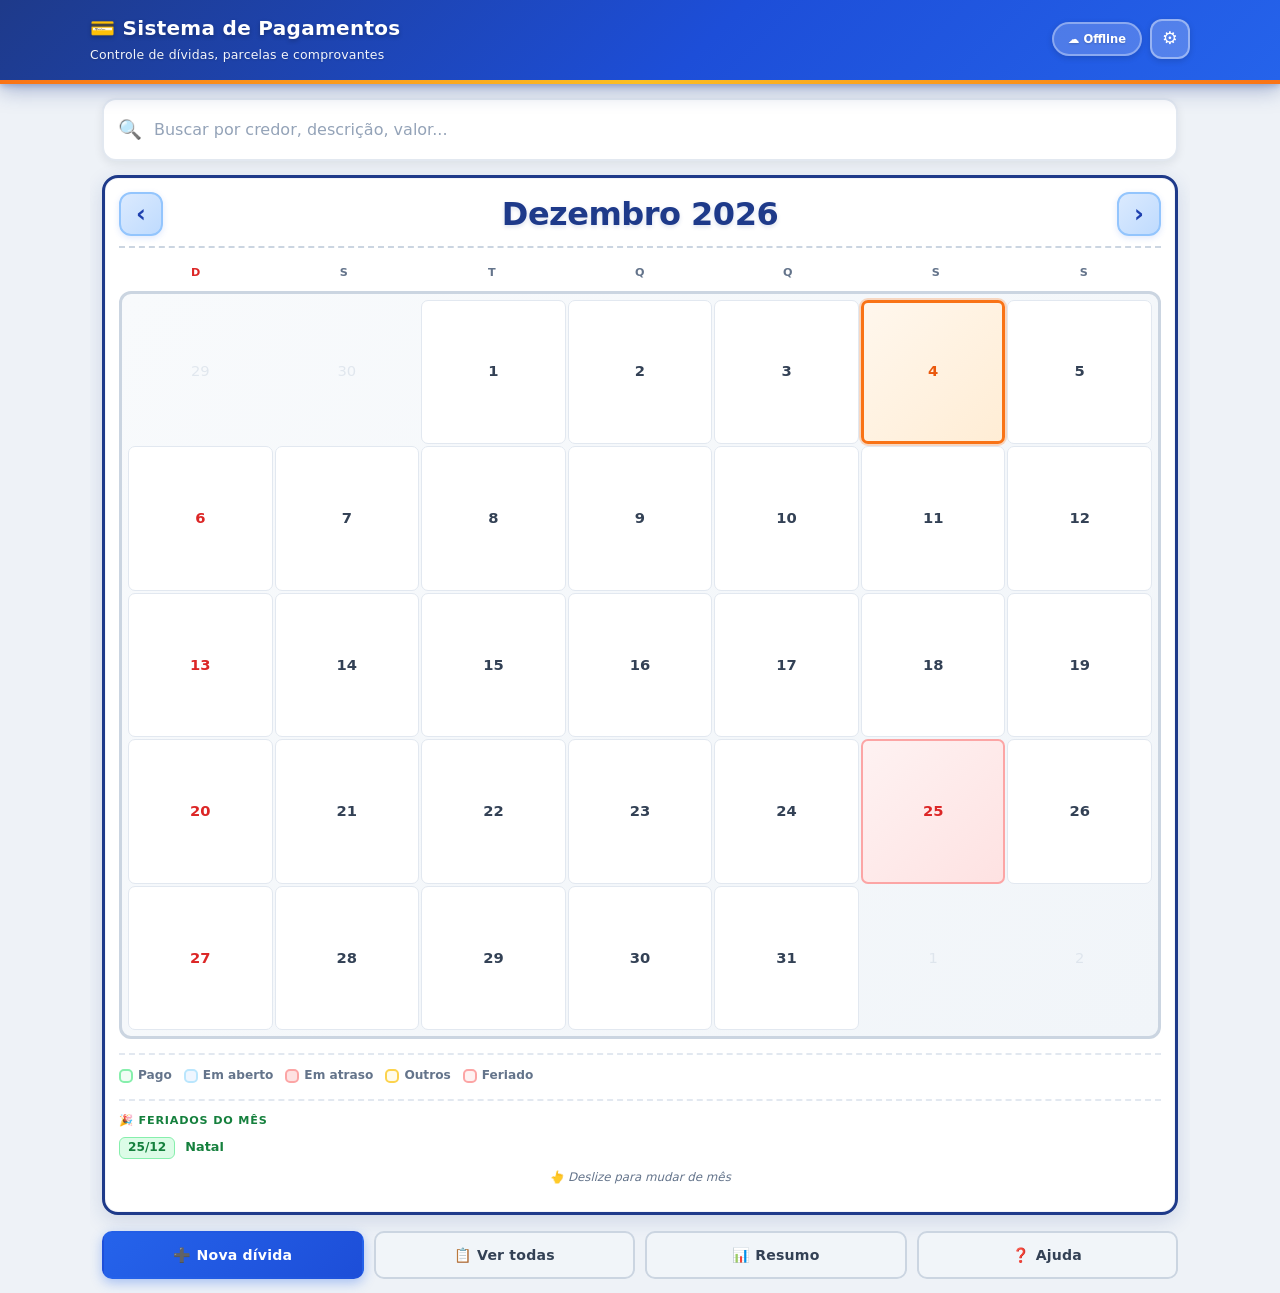
<file: index.html>
<!DOCTYPE html>
<html lang="pt-BR">
<head>
<meta charset="UTF-8">
<meta name="viewport" content="width=device-width, initial-scale=1, maximum-scale=1, viewport-fit=cover">
<meta name="theme-color" content="#2563eb">
<link rel="manifest" href="manifest.json">
<link rel="icon" type="image/svg+xml" href="icons/icon.svg">
<link rel="apple-touch-icon" href="icons/icon-192.png">
<meta name="apple-mobile-web-app-capable" content="yes">
<meta name="apple-mobile-web-app-status-bar-style" content="black-translucent">
<meta name="apple-mobile-web-app-title" content="Pagamentos">
<title>Sistema de Pagamentos</title>
<style>
  :root{
    --fundo:#eef2f7;--cartao:#fff;--texto:#0f172a;--suave:#64748b;--linha:#e2e8f0;
    --azul:#2563eb;--azul-esc:#1d4ed8;--azul-claro:#eff6ff;--azul-profundo:#1e3a8a;
    --verde:#16a34a;--verde-bg:#dcfce7;--verde-claro:#f0fdf4;--verde-forte:#15803d;
    --amarelo:#d97706;--amarelo-bg:#fef3c7;--amarelo-claro:#fffbeb;
    --vermelho:#dc2626;--vermelho-bg:#fee2e2;--vermelho-claro:#fef2f2;
    --laranja:#f97316;--laranja-esc:#ea580c;
    --info:#0284c7;--info-bg:#e0f2fe;
    --roxo:#7c3aed;--roxo-bg:#ede9fe;--roxo-esc:#5b21b6;
    --raio:12px;
  }
  *{box-sizing:border-box}
  html,body{overflow-x:hidden;width:100%;max-width:100%;margin:0;padding:0}
  body{font-family:system-ui,-apple-system,"Segoe UI",Roboto,Arial,sans-serif;
    background:var(--fundo);color:var(--texto);line-height:1.45;font-size:15px;
    -webkit-tap-highlight-color:transparent}
  button{font:inherit;cursor:pointer;border:none;background:none;color:inherit}

  header.topo{
    background:linear-gradient(135deg,#1e3a8a 0%,#1d4ed8 55%,#2563eb 100%);
    color:#fff;
    padding:14px 16px 16px;
    position:sticky;top:0;z-index:20;
    box-shadow:0 6px 20px rgba(30,58,138,.35),0 2px 6px rgba(30,58,138,.25);
    border-bottom:4px solid var(--laranja);
  }
  header.topo::after{
    content:'';position:absolute;left:0;right:0;bottom:-4px;height:4px;
    background:linear-gradient(90deg,var(--laranja),#fbbf24,var(--laranja));
  }
  header.topo .interno{max-width:1100px;margin:0 auto;display:flex;flex-wrap:wrap;gap:10px;
    align-items:center;justify-content:space-between}
  header.topo h1{margin:0;font-size:1.25rem;letter-spacing:.3px;font-weight:900;
    text-shadow:0 2px 4px rgba(0,0,0,.25);display:flex;align-items:center;gap:8px}
  header.topo p{margin:3px 0 0;font-size:.78rem;opacity:.95;font-weight:500;
    letter-spacing:.2px;text-shadow:0 1px 2px rgba(0,0,0,.15)}
  .topo-acoes{display:flex;gap:8px;align-items:center}
  .status-sync{font-size:.72rem;font-weight:800;background:rgba(255,255,255,.2);
    padding:7px 14px;border-radius:99px;color:#fff;border:2px solid rgba(255,255,255,.35);
    transition:.2s;white-space:nowrap;cursor:pointer;text-shadow:0 1px 2px rgba(0,0,0,.2);
    box-shadow:0 2px 6px rgba(0,0,0,.15)}
  .status-sync.ok{background:rgba(22,163,74,.55);border-color:rgba(134,239,172,.85)}
  .status-sync.erro{background:rgba(220,38,38,.55);border-color:rgba(252,165,165,.85)}
  .status-sync.carregando,.status-sync.salvando{background:rgba(234,88,12,.55);border-color:rgba(253,186,116,.85)}
  .status-sync.aviso{background:rgba(217,119,6,.55);border-color:rgba(252,211,77,.85)}
  .btn-gh{width:40px;height:40px;border-radius:12px;background:rgba(255,255,255,.22);
    border:2px solid rgba(255,255,255,.4);color:#fff;font-size:1.1rem;
    display:flex;align-items:center;justify-content:center;transition:.15s;
    box-shadow:0 2px 6px rgba(0,0,0,.15)}
  .btn-gh:hover{background:rgba(255,255,255,.35);transform:translateY(-1px)}

  .area{max-width:1100px;margin:0 auto;padding:14px 12px;width:100%;overflow-x:hidden}
  .tela{animation:surgir .18s ease-out;width:100%;box-sizing:border-box}
  @keyframes surgir{from{opacity:0;transform:translateY(6px)}to{opacity:1;transform:none}}
  .escondido{display:none !important}

  .btn-voltar{display:inline-flex;align-items:center;gap:10px;
    background:linear-gradient(135deg,#f97316,#ea580c);
    color:#fff;font-weight:800;font-size:.92rem;padding:12px 22px;border-radius:12px;
    box-shadow:0 4px 14px rgba(234,88,12,.45);
    transition:.18s;margin-bottom:14px;border:3px solid #fff;
    text-shadow:0 1px 2px rgba(0,0,0,.15);letter-spacing:.2px}
  .btn-voltar:hover{transform:translateY(-2px);box-shadow:0 8px 22px rgba(234,88,12,.55)}
  .btn-voltar:active{transform:translateY(0)}
  .btn-voltar::before{content:'←';font-size:1.3rem;font-weight:900;line-height:1;
    background:#fff;color:#ea580c;width:26px;height:26px;border-radius:50%;
    display:flex;align-items:center;justify-content:center}

  h2.titulo-tela{
    margin:0 0 16px;font-size:1.5rem;font-weight:900;
    display:flex;align-items:center;gap:12px;flex-wrap:wrap;
    color:#0f172a;letter-spacing:-.3px;
    padding-left:14px;position:relative;line-height:1.2}
  h2.titulo-tela::before{
    content:'';position:absolute;left:0;top:6px;bottom:6px;width:6px;
    background:linear-gradient(180deg,var(--azul),var(--azul-profundo));
    border-radius:4px;box-shadow:0 2px 6px rgba(37,99,235,.35);
  }
  .badge-hoje{background:linear-gradient(135deg,var(--laranja),var(--laranja-esc));color:#fff;
    font-size:.66rem;font-weight:900;padding:5px 12px;border-radius:99px;
    text-transform:uppercase;letter-spacing:1px;
    box-shadow:0 3px 8px rgba(234,88,12,.4)}

  .banner-hoje{background:linear-gradient(135deg,#fef3c7,#fed7aa);
    border-left:6px solid #f59e0b;
    border-radius:12px;padding:12px 14px;display:flex;gap:12px;align-items:center;
    margin-bottom:14px;box-shadow:0 3px 10px rgba(245,158,11,.25)}
  .banner-hoje .emoji{font-size:1.6rem;line-height:1;flex-shrink:0}
  .banner-hoje .texto{flex:1;min-width:0}
  .banner-hoje b{display:block;font-size:.95rem;color:#92400e;margin-bottom:3px;font-weight:800}
  .banner-hoje small{color:#78350f;font-size:.78rem;font-weight:600}

  .check-ocultar-hoje{display:flex;justify-content:center;margin:-6px 0 14px}
  .check-ocultar-hoje label{display:flex;align-items:center;gap:8px;
    font-size:.78rem;font-weight:700;color:var(--suave);cursor:pointer;
    background:#fff;border:2px solid var(--linha);border-radius:99px;
    padding:7px 14px;transition:.15s;user-select:none}
  .check-ocultar-hoje label:hover{border-color:var(--azul);color:var(--azul-esc)}
  .check-ocultar-hoje input{width:18px;height:18px;accent-color:var(--azul);
    cursor:pointer;margin:0;flex-shrink:0}

  .mini-tags{display:flex;gap:5px;flex-wrap:wrap;margin-top:3px;align-items:center}
  .mini-tags .tag-ico{font-size:.72rem;line-height:1;padding:1px 6px;border-radius:6px;
    font-weight:800;display:inline-flex;align-items:center;gap:3px;
    border:1px solid transparent}
  .mini-tags .tag-ico.link{background:#bbf7d0;color:#14532d;border-color:#4ade80}
  .mini-tags .tag-ico.pix{background:#ede9fe;color:#5b21b6;border-color:#c4b5fd}
  .mini-tags .tag-ico.comp{background:var(--verde-bg);color:#15803d;border-color:#86efac}

  .painel{display:grid;gap:10px;grid-template-columns:repeat(auto-fit,minmax(140px,1fr));margin-bottom:16px}
  .indicador{
    background:#fff;
    border:2px solid var(--linha);
    border-top:4px solid var(--azul);
    border-radius:var(--raio);
    padding:12px 14px;
    box-shadow:0 2px 6px rgba(15,23,42,.06);
    transition:.15s;
    position:relative}
  .indicador:hover{transform:translateY(-2px);box-shadow:0 6px 14px rgba(15,23,42,.1)}
  .indicador span{display:block;font-size:.66rem;text-transform:uppercase;letter-spacing:.8px;
    color:var(--suave);font-weight:800}
  .indicador strong{display:block;font-size:1.25rem;margin-top:5px;font-weight:900;letter-spacing:-.5px}
  .indicador.ok{border-top-color:var(--verde)}
  .indicador.erro{border-top-color:var(--vermelho)}
  .indicador.info{border-top-color:var(--info)}
  .indicador.roxo{border-top-color:var(--roxo)}
  .indicador.ok strong{color:var(--verde)}
  .indicador.erro strong{color:var(--vermelho)}
  .indicador.info strong{color:var(--info)}
  .indicador.roxo strong{color:var(--roxo)}

  .indicador.clicavel{cursor:pointer}
  .indicador.clicavel::after{
    content:'▾';position:absolute;top:8px;right:10px;
    font-size:.75rem;font-weight:900;color:var(--suave);opacity:.55;
    transition:.15s}
  .indicador.clicavel:hover{border-top-color:var(--laranja)}
  .indicador.clicavel:hover::after{opacity:1;color:var(--laranja-esc)}
  .indicador.clicavel.selecionado{
    border-top-color:var(--laranja);
    box-shadow:0 0 0 3px rgba(249,115,22,.28),0 6px 14px rgba(15,23,42,.1);
    background:linear-gradient(135deg,#fff7ed,#ffedd5)}
  .indicador.clicavel.selecionado::after{content:'▴';opacity:1;color:var(--laranja-esc)}

  .detalhe-indicador{
    background:#fff;
    border:2px solid var(--linha);
    border-left:6px solid var(--laranja);
    border-radius:var(--raio);
    padding:14px;
    margin-bottom:14px;
    box-shadow:0 4px 14px rgba(249,115,22,.12);
    animation:surgir .18s ease-out}
  .detalhe-cabecalho{
    display:flex;align-items:center;gap:10px;flex-wrap:wrap;
    margin-bottom:12px;padding-bottom:10px;
    border-bottom:2px dashed var(--linha)}
  .detalhe-cabecalho h3{
    margin:0;flex:1;min-width:0;
    font-size:.95rem;font-weight:900;color:#1e293b;
    display:flex;align-items:center;gap:8px}
  .detalhe-meta{
    font-size:.78rem;color:var(--suave);font-weight:600;
    display:flex;align-items:center;gap:4px;flex-wrap:wrap}
  .detalhe-meta b{color:var(--texto);font-weight:900}
  .detalhe-indicador .resultado-busca{margin-bottom:8px}
  .detalhe-indicador .resultado-busca:last-child{margin-bottom:0}

  .filtro-periodo{background:#fff;border:2px solid var(--linha);border-radius:var(--raio);
    padding:14px;margin-bottom:14px;box-shadow:0 2px 8px rgba(15,23,42,.06)}
  .filtro-periodo h3{margin:0 0 12px;font-size:1rem;font-weight:900;
    display:flex;align-items:center;gap:10px;color:#1e293b;
    padding-bottom:10px;border-bottom:2px dashed var(--linha)}
  .filtro-periodo h3::before{content:'';width:8px;height:8px;border-radius:50%;
    background:var(--azul);box-shadow:0 0 0 4px var(--azul-claro)}
  .filtro-linha{display:flex;flex-wrap:wrap;gap:8px;margin-bottom:10px}
  .btn-periodo{
    padding:8px 14px;border-radius:10px;font-weight:800;font-size:.8rem;
    background:#f1f5f9;color:#334155;transition:.15s;
    border:2px solid transparent;
    letter-spacing:.2px}
  .btn-periodo:hover{background:#e2e8f0;transform:translateY(-1px)}
  .btn-periodo.ativo{
    background:linear-gradient(135deg,var(--azul),var(--azul-esc));
    color:#fff;border-color:#fff;
    box-shadow:0 4px 12px rgba(37,99,235,.4);
    transform:translateY(-1px)}
  .filtro-personalizado{display:grid;gap:12px;grid-template-columns:repeat(auto-fit,minmax(150px,1fr));
    margin-top:10px;padding-top:14px;border-top:2px dashed var(--linha)}
  .periodo-descricao{display:inline-block;
    background:linear-gradient(135deg,#dbeafe,#bfdbfe);
    color:var(--azul-profundo);
    padding:7px 14px;border-radius:99px;font-size:.8rem;font-weight:800;margin-top:10px;
    border:2px solid #93c5fd;
    box-shadow:0 2px 6px rgba(37,99,235,.15)}

  .busca-cartao{
    background:#fff;
    border:2px solid var(--linha);
    border-radius:14px;
    padding:6px 14px;
    display:flex;align-items:center;gap:12px;
    margin-bottom:14px;
    box-shadow:0 3px 10px rgba(15,23,42,.08);
    transition:.15s}
  .busca-cartao:focus-within{
    border-color:var(--azul);
    box-shadow:0 0 0 4px rgba(37,99,235,.18),0 4px 14px rgba(37,99,235,.2)}
  .busca-icone{font-size:1.2rem;flex-shrink:0;opacity:.85}
  .busca-cartao input[type="search"]{border:none;background:transparent;flex:1;min-width:0;
    padding:12px 0;font-size:1rem;border-radius:0;width:auto;color:var(--texto);
    outline:none;font-weight:500}
  .busca-cartao input[type="search"]::placeholder{color:#94a3b8;font-weight:500}
  .busca-limpar{background:#e2e8f0;color:#475569;width:30px;height:30px;border-radius:50%;
    display:flex;align-items:center;justify-content:center;font-weight:800;font-size:.9rem;
    flex-shrink:0;transition:.15s}
  .busca-limpar:hover{background:#cbd5e1;color:#1e293b}

  .busca-info{font-size:.82rem;color:var(--suave);margin-bottom:10px;padding:0 4px;font-weight:600}
  .busca-info b{color:var(--texto);font-weight:800}
  .busca-vazio{background:#fff;border:2px dashed var(--linha);border-radius:var(--raio);
    padding:28px 14px;text-align:center;color:var(--suave);font-size:.9rem;font-weight:600}
  .resultado-busca{background:#fff;border:2px solid var(--linha);border-left:6px solid var(--azul);
    border-radius:var(--raio);padding:12px 14px;margin-bottom:10px;cursor:pointer;
    display:flex;justify-content:space-between;gap:10px;align-items:center;
    box-shadow:0 2px 6px rgba(15,23,42,.06);transition:.15s}
  .resultado-busca:hover{box-shadow:0 6px 16px rgba(37,99,235,.2);transform:translateY(-2px)}
  .resultado-busca.st-pago{border-left-color:var(--verde)}
  .resultado-busca.st-em_atraso{border-left-color:var(--vermelho)}
  .resultado-busca.st-outros{border-left-color:var(--amarelo)}
  .resultado-busca .info{min-width:0;flex:1}
  .resultado-busca .info b{display:block;font-size:.92rem;font-weight:800;
    white-space:nowrap;overflow:hidden;text-overflow:ellipsis}
  .resultado-busca .info small{display:block;color:var(--suave);font-size:.74rem;font-weight:500;
    white-space:nowrap;overflow:hidden;text-overflow:ellipsis}
  .resultado-busca .info .mini-tags{margin-top:4px}
  .resultado-busca .info .mini-tags .tag-ico{font-size:.65rem;padding:1px 6px}
  .resultado-busca .meta{display:flex;flex-direction:column;align-items:flex-end;gap:2px;flex-shrink:0}
  .resultado-busca .data{font-size:.74rem;color:var(--suave);font-weight:700}
  .resultado-busca .valor{font-size:1rem;font-weight:900;color:var(--azul);letter-spacing:-.3px}
  .resultado-busca.st-pago .valor{color:var(--verde)}
  .resultado-busca.st-em_atraso .valor{color:var(--vermelho)}
  .resultado-busca.st-outros .valor{color:var(--amarelo)}
  .resultado-busca .st-tag{font-size:.6rem;font-weight:900;padding:3px 8px;border-radius:99px;
    text-transform:uppercase;letter-spacing:.5px}
  .resultado-busca .st-tag.s-pago{background:var(--verde-bg);color:#15803d}
  .resultado-busca .st-tag.s-em_atraso{background:var(--vermelho-bg);color:#b91c1c}
  .resultado-busca .st-tag.s-em_aberto{background:var(--info-bg);color:#0369a1}
  .resultado-busca .st-tag.s-outros{background:var(--amarelo-bg);color:#92400e}

  .calendario-cartao{
    width:100%;max-width:100%;box-sizing:border-box;overflow:hidden;
    padding:14px;background:#fff;
    border:3px solid #1e3a8a;
    border-radius:16px;
    box-shadow:0 6px 20px rgba(30,58,138,.15),inset 0 0 0 1px rgba(30,58,138,.05);
  }
  .calendario-cabecalho{
    display:flex;align-items:center;justify-content:space-between;
    gap:8px;margin-bottom:14px;
    padding-bottom:10px;border-bottom:2px dashed #cbd5e1;
  }
  .calendario-cabecalho h3{
    flex:1;text-align:center;margin:0;
    font-size:2rem;font-weight:900;color:#1e3a8a;
    text-transform:capitalize;letter-spacing:-.5px;line-height:1.1;
    min-width:0;overflow:hidden;text-overflow:ellipsis;white-space:nowrap;
    text-shadow:0 2px 4px rgba(30,58,138,.15);
  }
  .nav-mes{
    flex:0 0 auto;width:44px;height:44px;border-radius:12px;
    background:linear-gradient(135deg,#dbeafe,#bfdbfe);
    border:2px solid #93c5fd;
    display:flex;align-items:center;justify-content:center;
    font-size:1.5rem;font-weight:900;color:#1e40af;
    transition:.15s;box-shadow:0 2px 6px rgba(37,99,235,.15)}
  .nav-mes:hover{background:linear-gradient(135deg,#bfdbfe,#93c5fd);
    border-color:#60a5fa;transform:translateY(-2px)}
  .nav-mes:active{transform:scale(.95)}

  .calendario-viewport{
    width:100%;max-width:100%;box-sizing:border-box;overflow:hidden;
    position:relative;touch-action:pan-y;user-select:none;-webkit-user-select:none}
  .calendario-slide{
    width:100%;max-width:100%;box-sizing:border-box;
    backface-visibility:hidden;-webkit-backface-visibility:hidden}

  .dias-semana{
    display:grid;grid-template-columns:repeat(7,minmax(0,1fr));
    gap:2px;width:100%;max-width:100%;box-sizing:border-box;
    padding:0 4px;margin-bottom:6px}
  .dias-semana span{
    text-align:center;font-size:.7rem;font-weight:900;color:var(--suave);
    text-transform:uppercase;letter-spacing:.5px;padding:3px 0;
    min-width:0;overflow:hidden;text-overflow:ellipsis;white-space:nowrap}
  .dias-semana span.dom{color:var(--vermelho)}

  .grade-calendario{
    display:grid;grid-template-columns:repeat(7,minmax(0,1fr));
    gap:2px;width:100%;max-width:100%;box-sizing:border-box;
    padding:6px;background:linear-gradient(135deg,#f8fafc,#f1f5f9);
    border:3px solid #cbd5e1;
    border-radius:12px;overflow:hidden}

  .dia{
    width:100%;min-width:0;max-width:100%;box-sizing:border-box;
    aspect-ratio:1 / 1;overflow:hidden;padding:0;
    border-radius:7px;
    border:1.5px solid #e2e8f0;
    background:#fff;
    display:flex;align-items:center;justify-content:center;
    cursor:pointer;font-weight:700;color:#334155;position:relative;
    transition:transform .12s ease, border-color .12s ease, box-shadow .12s ease}
  .dia .num{font-size:clamp(.68rem,2.8vw,.92rem);line-height:1;font-weight:800}
  .dia .qtd{
    position:absolute;top:1px;right:1px;
    background:var(--azul);color:#fff;
    font-size:.5rem;font-weight:800;
    min-width:12px;height:12px;border-radius:6px;
    display:flex;align-items:center;justify-content:center;
    padding:0 3px;line-height:1}
  .dia:hover{border-color:var(--azul);transform:scale(1.04);
    box-shadow:0 3px 8px rgba(37,99,235,.2);z-index:2}
  .dia:active{transform:scale(.97)}

  .dia.fora-mes{background:transparent;border-color:transparent;color:#cbd5e1;
    cursor:default;font-weight:500}
  .dia.fora-mes:hover{background:transparent;transform:none;box-shadow:none;border-color:transparent}
  .dia.fora-mes .num{font-weight:500;opacity:.5}
  .dia.fora-mes .qtd{display:none}

  .dia.hoje{
    border-color:var(--laranja);border-width:3px;
    background:linear-gradient(135deg,#fff7ed,#ffedd5);
    color:var(--laranja-esc);
    box-shadow:0 0 0 2px rgba(249,115,22,.25)}
  .dia.hoje .num{color:var(--laranja-esc);font-weight:900}

  .dia.dia-pago{background:linear-gradient(135deg,#f0fdf4,#dcfce7);border-color:#86efac;color:#166534}
  .dia.dia-pago .qtd{background:var(--verde)}
  .dia.dia-pago:hover{border-color:var(--verde)}
  .dia.dia-aberto{background:linear-gradient(135deg,#f0f9ff,#e0f2fe);border-color:#bae6fd;color:#1e40af}
  .dia.dia-aberto:hover{border-color:var(--azul)}
  .dia.dia-atraso{background:linear-gradient(135deg,#fef2f2,#fee2e2);border-color:#fca5a5;color:#991b1b}
  .dia.dia-atraso .qtd{background:var(--vermelho)}
  .dia.dia-atraso:hover{border-color:var(--vermelho)}
  .dia.dia-outros{background:linear-gradient(135deg,#fffbeb,#fef3c7);border-color:#fcd34d;color:#92400e}
  .dia.dia-outros .qtd{background:var(--amarelo)}

  .dia.domingo .num{color:var(--vermelho)}
  .dia.domingo.dia-pago .num{color:#166534}
  .dia.domingo.dia-aberto .num{color:#1e40af}

  .dia.dia-feriado{border-color:#fca5a5;border-width:2px}
  .dia.dia-feriado .num{color:var(--vermelho);font-weight:900}
  .dia.dia-feriado:not(.dia-pago):not(.dia-aberto):not(.dia-atraso):not(.dia-outros){
    background:linear-gradient(135deg,#fef2f2,#fee2e2);color:#991b1b}
  .dia.hoje.domingo .num,.dia.hoje.dia-feriado .num{color:var(--laranja-esc)}

  .legenda{display:flex;flex-wrap:wrap;gap:12px;margin-top:14px;padding-top:12px;
    border-top:2px dashed var(--linha);font-size:.76rem;color:var(--suave);font-weight:600}
  .legenda span{display:flex;align-items:center;gap:5px}
  .legenda i{width:14px;height:14px;border-radius:5px;display:inline-block;
    border:2px solid transparent}
  .legenda i.l-pago{background:var(--verde-claro);border-color:#86efac}
  .legenda i.l-aberto{background:var(--azul-claro);border-color:#bae6fd}
  .legenda i.l-atraso{background:var(--vermelho-bg);border-color:#fca5a5}
  .legenda i.l-outros{background:var(--amarelo-claro);border-color:#fcd34d}
  .legenda i.l-feriado{background:#fef2f2;border-color:#fca5a5;border-width:2px}

  .feriados-mes{margin-top:14px;padding-top:12px;
    border-top:2px dashed var(--linha);font-size:.8rem}
  .feriados-mes .titulo{font-size:.7rem;font-weight:900;text-transform:uppercase;
    letter-spacing:.8px;color:var(--verde-forte);margin-bottom:8px;
    display:flex;align-items:center;gap:6px}
  .feriados-mes ul{list-style:none;padding:0;margin:0;display:flex;flex-direction:column;gap:4px}
  .feriados-mes li{display:flex;gap:10px;align-items:baseline;color:var(--verde-forte);
    font-weight:700;line-height:1.3;font-size:.8rem;min-width:0}
  .feriados-mes li .data-f{font-variant-numeric:tabular-nums;min-width:48px;flex-shrink:0;
    font-size:.76rem;background:var(--verde-bg);color:var(--verde-forte);font-weight:900;
    padding:2px 8px;border-radius:6px;text-align:center;
    border:1px solid #86efac}
  .feriados-mes li .nome-f{font-weight:600;color:var(--verde-forte);
    white-space:nowrap;overflow:hidden;text-overflow:ellipsis;min-width:0}
  .feriados-mes .nenhum{color:var(--verde-forte);opacity:.75;font-style:italic;font-size:.78rem}
  .dica-swipe{text-align:center;font-size:.74rem;color:var(--suave);margin-top:10px;
    font-style:italic;font-weight:500}

  .vazio{text-align:center;color:var(--suave);padding:28px 12px;font-size:.9rem;background:#fff;
    border:2px dashed var(--linha);border-radius:var(--raio);font-weight:600}

  .item-venc{background:#fff;border:2px solid var(--linha);border-left:6px solid var(--azul);
    border-radius:var(--raio);margin-bottom:10px;overflow:hidden;
    box-shadow:0 2px 6px rgba(15,23,42,.06);transition:.15s}
  .item-venc:hover{box-shadow:0 4px 12px rgba(15,23,42,.1)}
  .item-venc.st-pago{border-left-color:var(--verde)}
  .item-venc.st-em_atraso{border-left-color:var(--vermelho)}
  .item-venc.st-outros{border-left-color:var(--amarelo)}
  .item-venc.aberto{box-shadow:0 6px 20px rgba(37,99,235,.22);border-color:#93c5fd}
  .item-resumo{display:flex;justify-content:space-between;align-items:center;gap:10px;
    padding:12px 14px;cursor:pointer;user-select:none}
  .item-resumo:hover{background:#f8fafc}
  .item-venc.aberto .item-resumo{background:linear-gradient(135deg,#f8fafc,#eff6ff);
    border-bottom:1px solid var(--linha)}
  .item-resumo .info-esq{display:flex;align-items:center;gap:10px;min-width:0;flex:1}
  .item-resumo .icone-tipo{width:38px;height:38px;border-radius:10px;background:var(--azul-claro);
    color:var(--azul);display:flex;align-items:center;justify-content:center;
    font-size:1.15rem;flex-shrink:0;border:1.5px solid #bfdbfe}
  .item-venc.st-pago .icone-tipo{background:var(--verde-bg);color:var(--verde);border-color:#86efac}
  .item-venc.st-em_atraso .icone-tipo{background:var(--vermelho-bg);color:var(--vermelho);border-color:#fca5a5}
  .item-venc.st-outros .icone-tipo{background:var(--amarelo-bg);color:var(--amarelo);border-color:#fcd34d}
  .item-resumo .texto-credencial{min-width:0;flex:1}
  .item-resumo .texto-credencial b{display:block;font-size:.95rem;font-weight:800;
    white-space:nowrap;overflow:hidden;text-overflow:ellipsis}
  .item-resumo .texto-credencial small{display:block;color:var(--suave);font-size:.74rem;font-weight:500;
    white-space:nowrap;overflow:hidden;text-overflow:ellipsis}
  .item-resumo .texto-credencial .mini-tags{display:flex;gap:5px;flex-wrap:wrap;margin-top:3px;align-items:center}
  .item-resumo .texto-credencial .mini-tags .tag-ico{font-size:.82rem;line-height:1;
    padding:1px 5px;border-radius:6px;font-weight:700;display:inline-flex;align-items:center;gap:3px}
  .item-resumo .texto-credencial .mini-tags .tag-ico.link{background:#bbf7d0;
    color:#14532d;border:1px solid #4ade80}
  .item-resumo .texto-credencial .mini-tags .tag-ico.pix{background:#ede9fe;
    color:#5b21b6;border:1px solid #c4b5fd}
  .item-resumo .texto-credencial .mini-tags .tag-ico.comp{background:var(--verde-bg);
    color:#15803d;border:1px solid #86efac}
  .item-resumo .valor-area{display:flex;align-items:center;gap:8px;flex-shrink:0}
  .item-resumo .valor-parcela{font-size:1.1rem;font-weight:900;color:var(--azul);
    white-space:nowrap;letter-spacing:-.3px}
  .item-venc.st-pago .valor-parcela{color:var(--verde)}
  .item-venc.st-em_atraso .valor-parcela{color:var(--vermelho)}
  .item-venc.st-outros .valor-parcela{color:var(--amarelo)}
  .item-resumo .seta{width:24px;height:24px;border-radius:50%;background:#f1f5f9;color:var(--suave);
    display:flex;align-items:center;justify-content:center;font-size:.8rem;font-weight:900;flex-shrink:0}
  .item-venc.aberto .seta{transform:rotate(180deg);background:var(--azul);color:#fff}
  .selo-status{display:inline-flex;align-items:center;gap:4px;font-size:.62rem;font-weight:900;
    padding:3px 8px;border-radius:99px;text-transform:uppercase;letter-spacing:.5px;margin-top:3px}
  .selo-status.s-pago{background:var(--verde-bg);color:#15803d;border:1px solid #86efac}
  .selo-status.s-em_atraso{background:var(--vermelho-bg);color:#b91c1c;border:1px solid #fca5a5}
  .selo-status.s-em_aberto{background:var(--info-bg);color:#0369a1;border:1px solid #bae6fd}
  .selo-status.s-outros{background:var(--amarelo-bg);color:#92400e;border:1px solid #fcd34d}
  .item-detalhes{padding:14px;background:#fdfdfd;overflow:hidden}
  .item-detalhes .linha-info{display:flex;flex-wrap:wrap;gap:12px;margin-bottom:12px;
    font-size:.82rem;color:#334155;font-weight:700}
  .item-detalhes .linha-info b{color:#0f172a;font-weight:900}
  .item-detalhes .controles{display:grid;gap:12px;grid-template-columns:repeat(auto-fit,minmax(160px,1fr))}
  .item-detalhes .controles label{display:flex;flex-direction:column;gap:5px;font-size:.78rem;
    font-weight:900;color:#0f172a;text-transform:uppercase;letter-spacing:.4px}
  .item-detalhes .controles label b{color:#0f172a;font-weight:900}
  .item-detalhes .controles label input,
  .item-detalhes .controles label select{font-weight:500;font-size:.88rem}
  .item-detalhes .controles .largura-total{grid-column:1 / -1}
  .acoes-detalhes{display:flex;justify-content:flex-end;gap:8px;margin-top:12px;padding-top:12px;
    border-top:2px dashed var(--linha);flex-wrap:wrap}
  .acoes-detalhes .btn-excluir{margin-right:auto}

  input,select,textarea{font:inherit;color:var(--texto);background:#fff;border:2px solid var(--linha);
    border-radius:8px;padding:9px 11px;outline:none;transition:.15s;width:100%;max-width:100%;min-width:0}
  input:focus,select:focus{border-color:var(--azul);box-shadow:0 0 0 3px rgba(37,99,235,.18)}
  input[readonly]{background:#f8fafc;color:var(--suave)}
  select.combo.st-pago{background:var(--verde-bg);border-color:#86efac;color:#15803d;font-weight:700}
  select.combo.st-em_atraso{background:var(--vermelho-bg);border-color:#fca5a5;color:#b91c1c;font-weight:700}
  select.combo.st-em_aberto{background:var(--info-bg);border-color:#bae6fd;color:#0369a1;font-weight:700}
  select.combo.st-outros{background:var(--amarelo-bg);border-color:#fcd34d;color:#92400e;font-weight:700}
  .linha-link{display:flex;gap:6px;align-items:flex-end}
  .linha-link input{flex:1;min-width:0}

  .btn-mini{font-size:.74rem;padding:7px 12px;border-radius:8px;background:#e2e8f0;color:#334155;
    border:1.5px solid transparent;font-weight:800;white-space:nowrap;
    display:inline-flex;align-items:center;gap:5px;transition:.15s}
  .btn-mini:hover{background:#cbd5e1;transform:translateY(-1px)}
  .btn-mini:disabled{opacity:.85;cursor:default}
  .btn-mini.azul{background:var(--azul);color:#fff}
  .btn-mini.azul:hover{background:var(--azul-esc);box-shadow:0 3px 8px rgba(37,99,235,.3)}
  .btn-mini.verde{background:var(--verde-bg);color:#15803d;border-color:#86efac}
  .btn-mini.verde:hover{background:#bbf7d0}
  .btn-mini.vermelho{background:var(--vermelho-bg);color:#b91c1c;border-color:#fca5a5}
  .btn-mini.vermelho:hover{background:#fecaca}
  .btn-mini.laranja{background:#ffedd5;color:#c2410c;border-color:#fdba74}
  .btn-mini.laranja:hover{background:#fed7aa}
  .btn-mini.cinza{background:#e2e8f0;color:#475569}
  .btn-mini.cinza:hover{background:#cbd5e1}
  .btn-mini.escondido{display:none}
  .btn-mini.grande{font-size:.82rem;padding:10px 16px}
  .btn-mini.salvar{background:linear-gradient(135deg,var(--azul),var(--azul-esc));color:#fff;
    box-shadow:0 2px 6px rgba(37,99,235,.3)}
  .btn-mini.salvar:hover:not(:disabled){box-shadow:0 4px 12px rgba(37,99,235,.45)}
  .btn-mini.salvar:disabled{background:#e2e8f0;color:#94a3b8;cursor:not-allowed;opacity:.7;
    box-shadow:none}

  .comprovante-linha{display:flex;align-items:center;gap:8px;flex-wrap:wrap;padding-top:8px;
    border-top:2px dashed var(--linha);margin-top:10px}
  .comprovante-linha small{font-size:.7rem;font-weight:800;color:var(--suave);
    text-transform:uppercase;letter-spacing:.5px}
  .comprovante-linha small b{color:var(--texto);font-weight:900}
  label.upload{display:inline-block;margin:0}

  .form-cartao{background:#fff;border:2px solid var(--linha);border-radius:var(--raio);
    padding:16px;width:100%;box-shadow:0 2px 8px rgba(15,23,42,.06)}

  .bloco-fixo{
    background:linear-gradient(135deg,#eff6ff,#dbeafe);
    border:2px solid #bfdbfe;
    border-left:6px solid var(--azul);
    border-radius:12px;
    padding:14px 16px;
    margin-bottom:14px;
    box-shadow:0 2px 8px rgba(37,99,235,.08)}
  .bloco-fixo .titulo-bloco{
    font-size:.78rem;font-weight:900;text-transform:uppercase;
    letter-spacing:.8px;color:var(--azul-profundo);
    margin-bottom:10px;display:flex;align-items:center;gap:8px}
  .bloco-fixo .titulo-bloco::before{
    content:'📋';font-size:1rem;line-height:1}
  .bloco-fixo .grade-form{gap:12px}

  fieldset{border:2px dashed var(--linha);border-radius:12px;padding:14px;margin:16px 0 0}
  legend{font-size:.82rem;font-weight:900;color:#334155;text-transform:uppercase;
    letter-spacing:.8px;padding:0 10px;background:#fff}
  .grade-form{display:grid;gap:12px;grid-template-columns:repeat(auto-fit,minmax(180px,1fr))}
  .campo{display:flex;flex-direction:column;gap:5px;font-size:.85rem;font-weight:900;
    color:#0f172a;letter-spacing:.2px}
  .campo input,.campo select{font-weight:500;color:var(--texto);font-size:.9rem}
  .campo .dica{font-weight:500;color:var(--suave);font-size:.7rem;margin-top:2px}

  .radios{display:flex;gap:14px;flex-wrap:wrap;margin-bottom:12px;font-size:.86rem}
  .radios label{display:flex;align-items:center;gap:6px;font-weight:700;cursor:pointer;color:var(--texto)}
  .radios input{width:auto}
  .check-indefinida{display:flex;align-items:flex-start;gap:12px;
    background:linear-gradient(135deg,#faf5ff,#f3e8ff);border:2px solid #d8b4fe;
    border-radius:12px;padding:12px 14px;margin-top:14px;cursor:pointer;transition:.15s}
  .check-indefinida:hover{border-color:#c084fc;box-shadow:0 2px 8px rgba(124,58,237,.15)}
  .check-indefinida input{width:22px;height:22px;margin:0;flex-shrink:0;accent-color:var(--roxo);
    cursor:pointer}
  .check-indefinida .conteudo{flex:1;min-width:0}
  .check-indefinida b{display:flex;align-items:center;gap:6px;font-size:.92rem;font-weight:900;
    color:var(--roxo-esc);margin-bottom:3px}
  .check-indefinida small{display:block;font-size:.74rem;color:#6b21a8;font-weight:600;line-height:1.4}
  .check-indefinida.ativo{background:linear-gradient(135deg,#f3e8ff,#e9d5ff);border-color:var(--roxo)}

  .bloco-periodicidade{background:var(--roxo-bg);border:2px solid #c4b5fd;border-radius:12px;
    padding:14px;margin-top:12px;display:grid;gap:12px;
    grid-template-columns:repeat(auto-fit,minmax(170px,1fr))}
  .bloco-periodicidade .campo{color:var(--roxo-esc)}
  .bloco-periodicidade select{background:#fff}

  .previa{background:var(--azul-claro);border:2px solid #bfdbfe;border-radius:10px;padding:12px 14px;
    margin-top:14px;font-size:.86rem;color:#1e40af;display:flex;align-items:center;
    gap:10px;flex-wrap:wrap;font-weight:600}
  .previa b{color:#1e3a8a;font-size:1rem;font-weight:900}
  .previa.infinito{background:linear-gradient(135deg,#faf5ff,#f3e8ff);border-color:#d8b4fe;
    color:var(--roxo-esc)}
  .previa.infinito b{color:var(--roxo-esc)}
  .previa .aviso-ajuste{background:#fef3c7;border:1px solid #fcd34d;border-radius:6px;
    padding:4px 10px;color:#92400e;font-size:.74rem;font-weight:700}

  .acoes-form{display:flex;gap:10px;flex-wrap:wrap;margin-top:20px;padding-top:16px;
    border-top:2px dashed var(--linha)}
  .btn{padding:12px 20px;border-radius:10px;font-weight:800;font-size:.88rem;
    display:inline-flex;align-items:center;gap:8px;transition:.15s;
    letter-spacing:.2px;border:2px solid transparent}
  .btn:hover{transform:translateY(-2px)}
  .btn:active{transform:translateY(0)}
  .btn:disabled{opacity:.5;cursor:not-allowed;transform:none}
  .btn-primario{background:linear-gradient(135deg,var(--azul),var(--azul-esc));color:#fff;
    box-shadow:0 4px 12px rgba(37,99,235,.35)}
  .btn-primario:hover{box-shadow:0 6px 18px rgba(37,99,235,.45)}
  .btn-neutro{background:#f1f5f9;color:#334155;border-color:#cbd5e1}
  .btn-neutro:hover{background:#e2e8f0}
  .btn-perigo{background:linear-gradient(135deg,#fee2e2,#fecaca);color:#b91c1c;border-color:#fca5a5}
  .btn-perigo:hover{background:#fecaca}

  .acoes-iniciais{margin-top:16px;display:flex;gap:10px;flex-wrap:wrap}
  .acoes-iniciais .btn{flex:1;min-width:150px;justify-content:center}

  .bloco-acoes{background:#fff;border:2px solid var(--linha);border-radius:var(--raio);
    padding:16px;margin-top:14px;box-shadow:0 2px 8px rgba(15,23,42,.06)}
  .bloco-acoes h3{margin:0 0 6px;font-size:1rem;font-weight:900;
    display:flex;align-items:center;gap:10px;color:#1e293b}
  .bloco-acoes h3::before{content:'';width:8px;height:8px;border-radius:50%;
    background:var(--azul);box-shadow:0 0 0 4px var(--azul-claro)}
  .bloco-acoes p.desc{margin:0 0 14px;font-size:.8rem;color:var(--suave);font-weight:500}
  .bloco-acoes .acoes{display:flex;gap:8px;flex-wrap:wrap}

  .config-status-cartao{border-radius:var(--raio);padding:14px 16px;margin-bottom:14px;
    display:flex;gap:14px;align-items:center;border:2px solid var(--linha);background:#fff;
    border-left:6px solid var(--suave);box-shadow:0 2px 8px rgba(15,23,42,.06)}
  .config-status-cartao.ok{border-color:#86efac;border-left-color:var(--verde);
    background:linear-gradient(135deg,#f0fdf4,#dcfce7)}
  .config-status-cartao.erro{border-color:#fca5a5;border-left-color:var(--vermelho);
    background:linear-gradient(135deg,#fef2f2,#fee2e2)}
  .config-status-cartao.aviso{border-color:#fcd34d;border-left-color:var(--amarelo);
    background:linear-gradient(135deg,#fffbeb,#fef3c7)}
  .config-status-cartao .emoji{font-size:1.6rem;line-height:1;flex-shrink:0}
  .config-status-cartao b{display:block;font-size:.95rem;font-weight:900;margin-bottom:3px}
  .config-status-cartao small{font-size:.78rem;color:var(--suave);display:block;font-weight:600}
  .config-status-cartao.ok b{color:#15803d}
  .config-status-cartao.erro b{color:#b91c1c}
  .config-status-cartao.aviso b{color:#92400e}

  .config-ajuda{background:linear-gradient(135deg,#f0f9ff,#e0f2fe);
    border:2px solid #bae6fd;border-left:6px solid var(--info);border-radius:12px;
    padding:14px 16px;font-size:.8rem;color:#075985;margin-top:14px;line-height:1.6;font-weight:500}
  .config-ajuda b{color:#0c4a6e;font-weight:900}
  .config-ajuda ol{margin:8px 0 0;padding-left:20px}
  .config-ajuda ol li{margin:4px 0}
  .config-ajuda code{background:#fff;border:1px solid #bae6fd;border-radius:5px;
    padding:2px 7px;font-family:ui-monospace,monospace;font-size:.74rem;
    color:#0369a1;font-weight:700;word-break:break-all}

  .diag-resultado{background:#f8fafc;border:2px solid var(--linha);border-radius:12px;
    padding:14px;margin-top:14px;font-size:.76rem;
    font-family:ui-monospace,monospace;color:#334155;
    white-space:pre-wrap;word-break:break-word;line-height:1.7;max-height:400px;
    overflow-y:auto;overflow-x:hidden}
  .diag-resultado b{font-family:system-ui;color:#1e293b;font-weight:900}
  .diag-resultado .ok{color:#15803d;font-weight:800;font-family:system-ui}
  .diag-resultado .erro{color:#b91c1c;font-weight:800;font-family:system-ui}
  .diag-resultado .aviso{color:#92400e;font-weight:800;font-family:system-ui}

  details.divida{background:#fff;border:2px solid var(--linha);border-radius:var(--raio);
    margin-bottom:12px;overflow:hidden;box-shadow:0 2px 6px rgba(15,23,42,.06)}
  details.divida.indefinida{border-color:#d8b4fe;border-left:6px solid var(--roxo)}
  details.divida>summary{list-style:none;cursor:pointer;padding:14px 16px;display:flex;
    justify-content:space-between;gap:10px;align-items:center;flex-wrap:wrap;background:#f8fafc;
    transition:.15s}
  details.divida>summary:hover{background:#f1f5f9}
  details.divida.indefinida>summary{background:linear-gradient(135deg,#faf5ff,#f3e8ff)}
  details.divida>summary::-webkit-details-marker{display:none}
  .titulo-divida{display:flex;flex-direction:column;gap:3px;
    flex:1 1 100%;min-width:0;max-width:100%}
  .titulo-divida .linha-credor{display:flex;align-items:center;gap:6px;flex-wrap:wrap;
    min-width:0;width:100%}
  .titulo-divida .linha-credor b{font-size:.95rem;font-weight:900;
    white-space:normal;overflow:visible;text-overflow:clip;word-break:break-word;
    min-width:0;flex:0 0 auto}
  .titulo-divida small{color:var(--suave);font-size:.74rem;font-weight:600;
    white-space:normal;overflow:visible;text-overflow:clip;word-break:break-word;
    display:flex;align-items:center;gap:6px;flex-wrap:wrap;min-width:0}
  .tag-periodicidade{display:inline-block;background:var(--roxo-bg);color:var(--roxo-esc);
    font-size:.64rem;font-weight:900;padding:3px 9px;border-radius:99px;
    text-transform:uppercase;letter-spacing:.5px;border:1px solid #c4b5fd;
    white-space:nowrap;flex-shrink:0}
  .tag-indefinida{display:inline-block;background:linear-gradient(135deg,var(--roxo),#a855f7);
    color:#fff;font-size:.64rem;font-weight:900;padding:3px 9px;border-radius:99px;
    text-transform:uppercase;letter-spacing:.5px;
    box-shadow:0 2px 6px rgba(124,58,237,.3);white-space:nowrap;flex-shrink:0}
  .resumo-divida{display:flex;gap:10px;font-size:.74rem;color:var(--suave);flex-wrap:wrap;
    font-weight:600;flex:0 1 auto;min-width:0;justify-content:flex-end}
  .resumo-divida b{color:var(--texto);font-weight:900}
  .tabela-area{overflow-x:auto;width:100%;-webkit-overflow-scrolling:touch}
  table{width:100%;border-collapse:collapse;font-size:.8rem;min-width:720px}
  th{text-align:left;font-size:.66rem;text-transform:uppercase;letter-spacing:.6px;
    color:var(--suave);padding:10px;background:#f1f5f9;border-bottom:2px solid var(--linha);
    font-weight:900}
  td{padding:9px 10px;border-bottom:1px solid #f1f5f9;vertical-align:middle}
  td b{color:var(--texto);font-weight:900}
  tr.st-pago{background:var(--verde-claro)}
  tr.st-em_atraso{background:var(--vermelho-claro)}
  tr.st-outros{background:var(--amarelo-claro)}
  td input,td select{padding:6px 8px;font-size:.78rem;border-radius:6px}
  .col-num{font-weight:900;color:var(--suave);text-align:center;width:58px;vertical-align:middle}
  .col-num .mini-tags{justify-content:center;margin-top:4px;gap:3px}
  .col-num .mini-tags .tag-ico{font-size:.58rem;padding:1px 4px;gap:2px}
  .rodape-divida{padding:12px 14px;display:flex;justify-content:flex-end;gap:8px;flex-wrap:wrap;
    background:#f8fafc;border-top:2px solid var(--linha)}
  .btn-acao-divida{font-size:.78rem;padding:8px 14px;border-radius:8px;font-weight:800;
    display:inline-flex;align-items:center;gap:6px;transition:.15s;border:2px solid transparent}
  .btn-acao-divida:hover{transform:translateY(-1px)}
  .btn-acao-divida.editar{background:#ffedd5;color:#c2410c;border-color:#fdba74}
  .btn-acao-divida.editar:hover{background:#fed7aa}
  .btn-acao-divida.excluir{background:var(--vermelho-bg);color:#b91c1c;border-color:#fca5a5}
  .btn-acao-divida.excluir:hover{background:#fecaca}

  .modal-fundo{position:fixed;top:0;left:0;right:0;bottom:0;width:100%;height:100%;
    background:rgba(15,23,42,.75);display:flex;align-items:center;justify-content:center;
    padding:16px;z-index:999999;backdrop-filter:blur(2px)}
  .modal-caixa{background:#fff;border-radius:16px;max-width:560px;width:100%;max-height:90vh;
    overflow-y:auto;padding:22px;
    box-shadow:0 24px 60px rgba(0,0,0,.4),0 0 0 1px rgba(15,23,42,.05)}
  .modal-caixa h3{margin:0 0 14px;font-size:1.15rem;font-weight:900;
    display:flex;align-items:center;gap:12px;padding-bottom:12px;
    border-bottom:2px dashed var(--linha);color:#0f172a}
  .modal-caixa h3 .emoji{font-size:1.6rem;line-height:1;
    background:linear-gradient(135deg,var(--azul-claro),#dbeafe);
    width:44px;height:44px;border-radius:12px;
    display:flex;align-items:center;justify-content:center;
    box-shadow:0 2px 8px rgba(37,99,235,.15)}
  .modal-caixa p{margin:10px 0;font-size:.88rem;color:var(--texto);font-weight:500}
  .modal-caixa textarea{width:100%;min-height:120px;font-family:ui-monospace,monospace;
    font-size:.72rem;resize:vertical;margin-top:8px}
  .modal-acoes{display:flex;gap:10px;flex-wrap:wrap;margin-top:18px;justify-content:flex-end}
  .btn-modal{padding:11px 18px;border-radius:10px;font-weight:800;font-size:.84rem;
    display:inline-flex;align-items:center;gap:7px;transition:.15s;border:2px solid transparent}
  .btn-modal:hover{transform:translateY(-1px)}
  .btn-modal.primario{background:linear-gradient(135deg,var(--azul),var(--azul-esc));color:#fff;
    box-shadow:0 3px 10px rgba(37,99,235,.3)}
  .btn-modal.primario:hover{box-shadow:0 5px 14px rgba(37,99,235,.45)}
  .btn-modal.neutro{background:#f1f5f9;color:#334155;border-color:#cbd5e1}
  .btn-modal.neutro:hover{background:#e2e8f0}
  .btn-modal.sucesso{background:linear-gradient(135deg,var(--verde),#15803d);color:#fff;
    box-shadow:0 3px 10px rgba(22,163,74,.3)}
  .btn-modal.whats{background:linear-gradient(135deg,#25D366,#128C7E);color:#fff;
    box-shadow:0 3px 10px rgba(37,211,102,.35)}
  .btn-modal.whats:hover{box-shadow:0 5px 14px rgba(37,211,102,.5)}

  #comprovantePreview{margin:6px 0 12px;text-align:center;max-height:60vh;overflow:auto;
    background:#f8fafc;border:2px dashed var(--linha);border-radius:12px;padding:10px}
  #comprovantePreview img{max-width:100%;max-height:56vh;border-radius:10px;
    border:2px solid var(--linha);display:inline-block}
  #comprovantePreview embed{width:100%;height:56vh;border-radius:10px;
    border:2px solid var(--linha)}

  #textoEscopo{background:#f8fafc;border-left:5px solid var(--azul);border-radius:8px;
    padding:12px 14px;font-size:.86rem;color:var(--texto);line-height:1.6;margin:12px 0 4px;
    font-weight:500}
  #textoEscopo b{color:var(--azul-esc);font-weight:900}
  .linha-mudanca{display:flex;align-items:flex-start;gap:10px;padding:7px 0;
    border-bottom:1px dashed #e2e8f0}
  .linha-mudanca:last-child{border-bottom:none}
  .linha-mudanca .campo-nome{font-weight:900;color:var(--azul-esc);min-width:80px;
    flex-shrink:0;font-size:.8rem;text-transform:uppercase;letter-spacing:.3px}
  .linha-mudanca .valor-mudanca{color:var(--texto);word-break:break-word;font-size:.84rem;font-weight:600}
  .opcoes-escopo{display:flex;flex-direction:column;gap:10px;margin-top:16px}
  .opcao-escopo{display:flex;align-items:flex-start;gap:14px;background:#f8fafc;
    border:2px solid #e2e8f0;border-radius:12px;padding:13px 15px;text-align:left;
    cursor:pointer;width:100%;transition:.15s;font-weight:600}
  .opcao-escopo:hover{background:linear-gradient(135deg,#eff6ff,#dbeafe);
    border-color:#93c5fd;transform:translateY(-2px);
    box-shadow:0 6px 16px rgba(37,99,235,.15)}
  .opcao-escopo:active{transform:translateY(0)}
  .opcao-escopo .icone{font-size:1.4rem;line-height:1;flex-shrink:0;width:30px;
    text-align:center;background:#fff;border-radius:8px;padding:4px;
    box-shadow:0 1px 3px rgba(15,23,42,.08)}
  .opcao-escopo .info{flex:1;min-width:0}
  .opcao-escopo .info b{display:block;color:var(--texto);font-size:.9rem;
    font-weight:900;margin-bottom:3px}
  .opcao-escopo .info small{display:block;color:var(--suave);font-size:.76rem;font-weight:500}
  .opcao-escopo.cancelar{background:#fff;border-color:#fee2e2}
  .opcao-escopo.cancelar:hover{background:#fef2f2;border-color:#fca5a5;
    box-shadow:0 6px 16px rgba(220,38,38,.15)}
  .opcao-escopo.cancelar .info b{color:#b91c1c}
  .opcao-escopo.perigo{background:#fff;border-color:#fee2e2}
  .opcao-escopo.perigo:hover{background:#fef2f2;border-color:#fca5a5;
    box-shadow:0 6px 16px rgba(220,38,38,.15)}

  /* =========================================================
     NAVEGAÇÃO POR DIA + BOTÃO NOVA DÍVIDA
     ========================================================= */
  .nav-dia{
    display:flex;
    align-items:center;
    gap:10px;
    margin-bottom:10px;
  }
  .nav-dia h2.titulo-tela{
    margin:0;
    flex:1;
    min-width:0;
    text-align:center;
    justify-content:center;
    font-size:1.15rem;
    padding-left:0;
    flex-wrap:wrap;
  }
  .nav-dia h2.titulo-tela::before{ display:none; }

  .nav-dia-btn{
    flex:0 0 auto;
    width:46px;
    height:46px;
    border-radius:12px;
    background:linear-gradient(135deg,#dbeafe,#bfdbfe);
    border:2px solid #93c5fd;
    display:flex;
    align-items:center;
    justify-content:center;
    font-size:1.6rem;
    font-weight:900;
    color:#1e40af;
    transition:.15s;
    box-shadow:0 2px 6px rgba(37,99,235,.15);
    line-height:1;
    padding-bottom:3px;
  }
  .nav-dia-btn:hover{
    background:linear-gradient(135deg,#bfdbfe,#93c5fd);
    border-color:#60a5fa;
    transform:translateY(-2px);
  }
  .nav-dia-btn:active{ transform:scale(.95); }

  .barra-dia{
    display:flex;
    gap:8px;
    margin-bottom:14px;
  }
  .barra-dia .btn{
    flex:1;
    justify-content:center;
    padding:11px 16px;
    font-size:.86rem;
  }

  #listaDia{ touch-action: pan-y; will-change: transform, opacity; }

  .ajuda-cartao{
    background:#fff;
    border:2px solid var(--linha);
    border-radius:var(--raio);
    padding:16px;
    margin-bottom:14px;
    box-shadow:0 2px 8px rgba(15,23,42,.06);
  }
  .ajuda-intro{
    background:linear-gradient(135deg,#eff6ff,#dbeafe);
    border:2px solid #bfdbfe;
    border-left:6px solid var(--azul);
    border-radius:var(--raio);
    padding:14px 16px;
    margin-bottom:16px;
    font-size:.88rem;
    line-height:1.65;
    color:#1e3a8a;
    font-weight:500;
  }
  .ajuda-intro b{color:var(--azul-profundo);font-weight:900}
  details.ajuda-secao{
    background:#fff;
    border:2px solid var(--linha);
    border-radius:var(--raio);
    margin-bottom:12px;
    overflow:hidden;
    box-shadow:0 2px 6px rgba(15,23,42,.06);
    scroll-margin-top:90px;
  }
  details.ajuda-secao[open]{
    border-color:#93c5fd;
    box-shadow:0 4px 16px rgba(37,99,235,.12);
  }
  details.ajuda-secao>summary{
    list-style:none;
    cursor:pointer;
    padding:14px 16px;
    display:flex;
    align-items:center;
    gap:12px;
    background:#f8fafc;
    transition:.15s;
    font-weight:900;
    font-size:.95rem;
    color:#0f172a;
  }
  details.ajuda-secao>summary:hover{background:#f1f5f9}
  details.ajuda-secao[open]>summary{
    background:linear-gradient(135deg,#eff6ff,#dbeafe);
    border-bottom:2px dashed var(--linha);
    color:var(--azul-profundo);
  }
  details.ajuda-secao>summary::-webkit-details-marker{display:none}
  details.ajuda-secao>summary::after{
    content:'▾';
    font-size:1rem;
    font-weight:900;
    color:var(--suave);
    transition:.2s;
    margin-left:auto;
  }
  details.ajuda-secao[open]>summary::after{
    content:'▴';
    color:var(--azul);
  }
  details.ajuda-secao>summary .emoji-secao{
    font-size:1.3rem;
    line-height:1;
    flex-shrink:0;
    width:36px;
    height:36px;
    border-radius:10px;
    background:#fff;
    display:flex;
    align-items:center;
    justify-content:center;
    box-shadow:0 1px 3px rgba(15,23,42,.1);
  }
  .ajuda-conteudo{
    padding:16px;
    font-size:.86rem;
    line-height:1.7;
    color:#334155;
  }
  .ajuda-conteudo p{margin:0 0 12px}
  .ajuda-conteudo p:last-child{margin-bottom:0}
  .ajuda-conteudo b{color:#0f172a;font-weight:900}
  .ajuda-conteudo code{
    background:#f1f5f9;
    border:1px solid #e2e8f0;
    border-radius:5px;
    padding:2px 7px;
    font-family:ui-monospace,monospace;
    font-size:.78rem;
    color:#0369a1;
    font-weight:700;
    word-break:break-word;
  }
  .ajuda-conteudo ol,.ajuda-conteudo ul{margin:10px 0;padding-left:22px}
  .ajuda-conteudo li{margin:6px 0}
  .ajuda-conteudo h4{
    margin:18px 0 8px;
    font-size:.86rem;
    font-weight:900;
    color:var(--azul-profundo);
    text-transform:uppercase;
    letter-spacing:.6px;
    display:flex;
    align-items:center;
    gap:8px;
  }
  .ajuda-conteudo h4:first-child{margin-top:0}
  .ajuda-passo{
    background:linear-gradient(135deg,#f8fafc,#f1f5f9);
    border:2px solid var(--linha);
    border-left:5px solid var(--azul);
    border-radius:10px;
    padding:12px 14px;
    margin:10px 0;
    display:flex;
    gap:12px;
    align-items:flex-start;
  }
  .ajuda-passo .num-passo{
    background:linear-gradient(135deg,var(--azul),var(--azul-esc));
    color:#fff;
    font-size:.8rem;
    font-weight:900;
    width:28px;
    height:28px;
    border-radius:50%;
    display:flex;
    align-items:center;
    justify-content:center;
    flex-shrink:0;
    box-shadow:0 2px 6px rgba(37,99,235,.35);
  }
  .ajuda-passo .texto-passo{flex:1;min-width:0}
  .ajuda-passo .texto-passo b{display:block;font-size:.88rem;font-weight:900;color:var(--texto);margin-bottom:3px}
  .ajuda-passo .texto-passo small{display:block;color:var(--suave);font-size:.78rem;font-weight:500;line-height:1.5}
  .ajuda-dica{
    background:linear-gradient(135deg,#f0fdf4,#dcfce7);
    border:2px solid #86efac;
    border-left:5px solid var(--verde);
    border-radius:10px;
    padding:11px 14px;
    margin:12px 0;
    font-size:.82rem;
    color:#14532d;
    font-weight:600;
    line-height:1.6;
    display:flex;
    gap:10px;
    align-items:flex-start;
  }
  .ajuda-dica::before{
    content:'💡';
    font-size:1.1rem;
    line-height:1;
    flex-shrink:0;
  }
  .ajuda-dica b{color:#15803d;font-weight:900}
  .ajuda-aviso{
    background:linear-gradient(135deg,#fffbeb,#fef3c7);
    border:2px solid #fcd34d;
    border-left:5px solid var(--amarelo);
    border-radius:10px;
    padding:11px 14px;
    margin:12px 0;
    font-size:.82rem;
    color:#78350f;
    font-weight:600;
    line-height:1.6;
    display:flex;
    gap:10px;
    align-items:flex-start;
  }
  .ajuda-aviso::before{
    content:'⚠️';
    font-size:1.1rem;
    line-height:1;
    flex-shrink:0;
  }
  .ajuda-aviso b{color:#92400e;font-weight:900}
  .ajuda-perigo{
    background:linear-gradient(135deg,#fef2f2,#fee2e2);
    border:2px solid #fca5a5;
    border-left:5px solid var(--vermelho);
    border-radius:10px;
    padding:11px 14px;
    margin:12px 0;
    font-size:.82rem;
    color:#7f1d1d;
    font-weight:600;
    line-height:1.6;
    display:flex;
    gap:10px;
    align-items:flex-start;
  }
  .ajuda-perigo::before{
    content:'🛑';
    font-size:1.1rem;
    line-height:1;
    flex-shrink:0;
  }
  .ajuda-perigo b{color:#b91c1c;font-weight:900}
  .ajuda-info{
    background:linear-gradient(135deg,#f0f9ff,#e0f2fe);
    border:2px solid #bae6fd;
    border-left:5px solid var(--info);
    border-radius:10px;
    padding:11px 14px;
    margin:12px 0;
    font-size:.82rem;
    color:#075985;
    font-weight:600;
    line-height:1.6;
    display:flex;
    gap:10px;
    align-items:flex-start;
  }
  .ajuda-info::before{
    content:'ℹ️';
    font-size:1.1rem;
    line-height:1;
    flex-shrink:0;
  }
  .ajuda-info b{color:#0c4a6e;font-weight:900}
  .ajuda-legenda-cores{
    display:flex;
    flex-wrap:wrap;
    gap:10px;
    margin:12px 0;
  }
  .ajuda-cor{
    display:flex;
    align-items:center;
    gap:8px;
    font-size:.78rem;
    font-weight:700;
    background:#f8fafc;
    border:1.5px solid var(--linha);
    border-radius:8px;
    padding:6px 12px;
  }
  .ajuda-cor i{
    width:14px;
    height:14px;
    border-radius:4px;
    display:inline-block;
    border:2px solid transparent;
  }
  .ajuda-tabela{
    width:100%;
    border-collapse:collapse;
    font-size:.8rem;
    margin:12px 0;
    border:2px solid var(--linha);
    border-radius:8px;
    overflow:hidden;
  }
  .ajuda-tabela th{
    background:#f1f5f9;
    text-align:left;
    padding:9px 12px;
    font-size:.7rem;
    text-transform:uppercase;
    letter-spacing:.5px;
    font-weight:900;
    color:var(--suave);
    border-bottom:2px solid var(--linha);
  }
  .ajuda-tabela td{
    padding:9px 12px;
    border-bottom:1px solid #f1f5f9;
    vertical-align:top;
    color:#334155;
  }
  .ajuda-tabela tr:last-child td{border-bottom:none}
  .ajuda-tabela td b{color:var(--texto);font-weight:900}
  .ajuda-tabela code{font-size:.72rem}

  @media (max-width:520px){
    header.topo h1{font-size:1.05rem}
    .calendario-cabecalho h3{font-size:1.6rem}
    .calendario-cartao{padding:12px;border-width:3px}
    .grade-calendario{padding:4px;border-width:3px}
    .nav-mes{width:40px;height:40px;font-size:1.3rem}
    .status-sync{font-size:.62rem;padding:5px 9px}
    .btn-gh{width:36px;height:36px;font-size:.95rem}
    .btn-voltar{padding:11px 16px;font-size:.84rem}
    h2.titulo-tela{font-size:1.25rem}
    .item-resumo{padding:11px 12px}
    .item-resumo .icone-tipo{width:34px;height:34px;font-size:1rem}
    .item-resumo .texto-credencial b{font-size:.88rem}
    .item-resumo .valor-parcela{font-size:1rem}
    .acoes-iniciais .btn{min-width:130px;font-size:.8rem;padding:11px 14px}
    .nav-dia{ gap:8px; }
    .nav-dia h2.titulo-tela{ font-size:1rem; }
    .nav-dia-btn{ width:42px; height:42px; font-size:1.4rem; }
    .barra-dia .btn{ font-size:.82rem; padding:10px 14px; }
    .ajuda-conteudo{padding:14px;font-size:.82rem}
    details.ajuda-secao>summary{font-size:.88rem;padding:12px 14px}
    details.ajuda-secao>summary .emoji-secao{width:32px;height:32px;font-size:1.1rem}
    .ajuda-tabela{font-size:.74rem}
    .ajuda-tabela th,.ajuda-tabela td{padding:7px 9px}
  }
  @media (max-width:380px){
    .area{padding:10px}
    .calendario-cabecalho h3{font-size:1.35rem}
    .calendario-cartao{padding:10px}
    .grade-calendario{gap:1.5px;padding:3px;border-width:3px}
    .dias-semana{gap:1.5px;padding:0 3px}
    .dias-semana span{font-size:.56rem}
    .dia .num{font-size:.7rem}
    .dia .qtd{font-size:.46rem;min-width:11px;height:11px}
    header.topo h1{font-size:.95rem}
    h2.titulo-tela{font-size:1.15rem}
    .nav-dia h2.titulo-tela{ font-size:.92rem; }
    .nav-dia-btn{ width:38px; height:38px; font-size:1.25rem; border-radius:10px; }
    .barra-dia .btn{ font-size:.76rem; padding:9px 12px; }
  }
</style>
</head>
<body>

<header class="topo">
  <div class="interno">
    <div>
      <h1>💳 Sistema de Pagamentos</h1>
      <p>Controle de dívidas, parcelas e comprovantes</p>
    </div>
    <div class="topo-acoes">
      <span class="status-sync" id="statusSync" title="Status da sincronização">☁️ Offline</span>
      <button type="button" class="btn-gh" id="btnConfigGH" title="Configurações">⚙️</button>
    </div>
  </div>
</header>

<div class="area">

  <section class="tela" id="tela-calendario">
    <div class="busca-cartao">
      <span class="busca-icone">🔍</span>
      <input type="search" id="campoBusca" placeholder="Buscar por credor, descrição, valor..." autocomplete="off">
      <button type="button" class="busca-limpar escondido" id="btnLimparBusca">✕</button>
    </div>

    <div id="areaCalendario">
      <div class="calendario-cartao">
        <div class="calendario-cabecalho">
          <button class="nav-mes" id="mesAnterior">‹</button>
          <h3 id="mesAnoAtual"></h3>
          <button class="nav-mes" id="mesProximo">›</button>
        </div>
        <div class="calendario-viewport" id="calendarioViewport">
          <div class="calendario-slide" id="calendarioSlide">
            <div class="dias-semana">
              <span class="dom">D</span><span>S</span><span>T</span>
              <span>Q</span><span>Q</span><span>S</span><span>S</span>
            </div>
            <div class="grade-calendario" id="gradeCalendario"></div>
          </div>
        </div>
        <div class="legenda">
          <span><i class="l-pago"></i> Pago</span>
          <span><i class="l-aberto"></i> Em aberto</span>
          <span><i class="l-atraso"></i> Em atraso</span>
          <span><i class="l-outros"></i> Outros</span>
          <span><i class="l-feriado"></i> Feriado</span>
        </div>
        <div class="feriados-mes" id="feriadosMes"></div>
        <p class="dica-swipe">👆 Deslize para mudar de mês</p>
      </div>
    </div>

    <div id="resultadosBusca" class="escondido"></div>

    <div class="acoes-iniciais">
      <button class="btn btn-primario" id="btnNovaDivida">➕ Nova dívida</button>
      <button class="btn btn-neutro" id="btnVerTodas">📋 Ver todas</button>
      <button class="btn btn-neutro" id="btnAbrirResumo">📊 Resumo</button>
      <button class="btn btn-neutro" id="btnAbrirAjuda">❓ Ajuda</button>
    </div>
  </section>

  <section class="tela escondido" id="tela-dia">
    <button class="btn-voltar" id="voltarCalendario">Voltar</button>
    <div class="nav-dia">
      <button type="button" class="nav-dia-btn" id="diaAnterior"
              title="Dia anterior" aria-label="Dia anterior">‹</button>
      <h2 class="titulo-tela" id="tituloDia"></h2>
      <button type="button" class="nav-dia-btn" id="diaProximo"
              title="Próximo dia" aria-label="Próximo dia">›</button>
    </div>
    <div class="barra-dia">
      <button type="button" class="btn btn-primario" id="btnNovaDividaDia">➕ Nova dívida</button>
    </div>
    <div id="listaDia"></div>
  </section>

  <section class="tela escondido" id="tela-nova">
    <button class="btn-voltar" id="cancelarNova">Voltar</button>
    <h2 class="titulo-tela" id="tituloFormulario">➕ Nova dívida</h2>
    <form class="form-cartao" id="formularioDivida" autocomplete="off">

      <div class="bloco-fixo">
        <div class="titulo-bloco">Dados principais da dívida</div>
        <div class="grade-form">
          <label class="campo">Identificação do credor *
            <input type="text" id="campoCredor" list="listaCredores" required placeholder="Banco XYZ">
          </label>
          <label class="campo">Descrição da dívida *
            <input type="text" id="campoDescricao" required placeholder="Empréstimo, IPTU 2025">
          </label>
          <label class="campo">Valor total (informativo)
            <input type="number" id="campoValorTotal" step="0.01" min="0" placeholder="0,00">
          </label>
        </div>
      </div>

      <fieldset id="fieldsetCriacao">
        <legend>Condições do parcelamento</legend>
        <div class="grade-form">
          <label class="campo">Valor da parcela (R$) *<input type="number" id="campoValorParcela" step="0.01" min="0.01" required></label>
          <label class="campo">1º vencimento *<input type="date" id="campoPrimeiroVencimento" required></label>
        </div>
        <label class="check-indefinida" id="labelIndefinida" for="campoIndefinida">
          <input type="checkbox" id="campoIndefinida">
          <div class="conteudo"><b>♾️ Dívida contínua</b><small>Gera parcelas automaticamente e mantém futuras disponíveis.</small></div>
        </label>
        <div id="blocoModo">
          <div class="radios" style="margin-top:12px">
            <label><input type="radio" name="modo" value="parcelas" checked> Quantidade de parcelas</label>
            <label><input type="radio" name="modo" value="ultima"> Data da última parcela</label>
          </div>
          <div class="grade-form">
            <label class="campo" id="blocoQtd">Quantidade<input type="number" id="campoQtd" min="1" max="360" value="12"></label>
            <label class="campo escondido" id="blocoUltima">Data última<input type="date" id="campoUltima"></label>
          </div>
        </div>
        <div class="bloco-periodicidade">
          <label class="campo">🔁 Periodicidade
            <select id="campoPeriodicidade">
              <option value="mensal">Mensal</option>
              <option value="semanal">Semanal</option>
              <option value="quinzenal">Quinzenal</option>
              <option value="anual">Anual</option>
            </select>
          </label>
          <label class="campo escondido" id="blocoDiaMes">📅 Dia do mês
            <select id="campoDiaMes"><option value="">Mesmo dia</option></select>
          </label>
          <label class="campo escondido" id="blocoDiaSemana">📆 Dia da semana
            <select id="campoDiaSemana">
              <option value="">Mesmo dia</option>
              <option value="1">Segunda</option><option value="2">Terça</option>
              <option value="3">Quarta</option><option value="4">Quinta</option>
              <option value="5">Sexta</option><option value="6">Sábado</option>
              <option value="0">Domingo</option>
            </select>
          </label>
        </div>
        <div class="previa" id="previaParcelamento">Preencha o valor e as datas.</div>
      </fieldset>
      <fieldset id="fieldsetEdicao" class="escondido">
        <legend>Ajustes em lote</legend>
        <p style="margin:0 0 12px;font-size:.82rem;color:var(--suave);font-weight:600" id="infoEdicao"></p>
        <div class="grade-form">
          <label class="campo">Novo valor (R$)<input type="number" id="campoNovoValor" step="0.01" min="0"></label>
          <label class="campo">Adicionar parcelas<input type="number" id="campoAdicionar" min="0" max="120" value="0"></label>
        </div>
      </fieldset>
      <div class="acoes-form">
        <button type="submit" class="btn btn-primario" id="btnSalvarForm">💾 Salvar</button>
        <button type="button" class="btn btn-neutro" id="btnDescartar">✕ Descartar</button>
        <button type="button" class="btn btn-perigo escondido" id="btnExcluirEdicao">🗑 Excluir</button>
      </div>
    </form>
  </section>

  <section class="tela escondido" id="tela-todas">
    <button class="btn-voltar" id="voltarCalendario2">Voltar</button>
    <h2 class="titulo-tela">📋 Todas as dívidas</h2>
    <div id="listaTodas"></div>
  </section>

  <section class="tela escondido" id="tela-resumo">
    <button class="btn-voltar" id="voltarCalendario3">Voltar</button>
    <h2 class="titulo-tela">📊 Resumo e dados</h2>
    <div class="filtro-periodo">
      <h3>Escolha o período</h3>
      <div class="filtro-linha">
        <button type="button" class="btn-periodo" data-periodo="tudo">Tudo</button>
        <button type="button" class="btn-periodo" data-periodo="este_mes">Este mês</button>
        <button type="button" class="btn-periodo" data-periodo="mes_passado">Mês passado</button>
        <button type="button" class="btn-periodo" data-periodo="ultimos_30">Últ. 30d</button>
        <button type="button" class="btn-periodo" data-periodo="proximos_30">Próx. 30d</button>
        <button type="button" class="btn-periodo" data-periodo="este_ano">Este ano</button>
        <button type="button" class="btn-periodo" data-periodo="personalizado">Personalizado</button>
      </div>
      <div class="filtro-personalizado escondido" id="filtroPersonalizado">
        <label class="campo">De<input type="date" id="filtroDataInicio"></label>
        <label class="campo">Até<input type="date" id="filtroDataFim"></label>
      </div>
      <div id="periodoDescricao" class="periodo-descricao">📆 Todas as parcelas</div>
    </div>
    <div class="painel" id="painelGeral"></div>
    <div class="detalhe-indicador escondido" id="detalheIndicador"></div>
    <div class="bloco-acoes">
      <h3>💾 Backup local</h3>
      <p class="desc">Exporte ou importe o JSON.</p>
      <div class="acoes">
        <button class="btn btn-neutro" id="btnExportar">⬇ Exportar</button>
        <button class="btn btn-neutro" id="btnImportar">⬆ Importar</button>
        <input type="file" id="arquivoImportar" accept="application/json" hidden>
      </div>
    </div>
  </section>

  <section class="tela escondido" id="tela-ajuda">
    <button class="btn-voltar" id="voltarCalendario5">Voltar</button>
    <h2 class="titulo-tela">❓ Ajuda e Documentação</h2>

    <div class="ajuda-intro">
      <b>Bem-vindo ao Sistema de Pagamentos!</b><br>
      Este app foi feito para você <b>controlar dívidas parceladas</b> — empréstimos, IPTU, mensalidades,
      aluguéis, faturas, boletos. Você cadastra credores e parcelas, visualiza tudo num <b>calendário</b>,
      marca pagamentos, anexa <b>comprovantes</b>, cola <b>links/Pix/boletos</b> e pode
      <b>sincronizar com o GitHub</b> para não perder nada. Toque em cada seção abaixo para expandir.
    </div>

    <details class="ajuda-secao" id="ajuda-1">
      <summary><span class="emoji-secao">🧭</span> 1. Visão geral do app</summary>
      <div class="ajuda-conteudo">
        <p>O <b>Sistema de Pagamentos</b> organiza suas dívidas parceladas em um único lugar. A ideia é simples:</p>
        <ul>
          <li>Você cria uma <b>dívida</b> (ex: "Empréstimo Banco XYZ") com várias <b>parcelas</b>.</li>
          <li>Cada parcela tem <b>valor</b>, <b>vencimento</b> e <b>status</b> (em aberto, pago, em atraso, outros).</li>
          <li>O app mostra tudo em um <b>calendário</b> — cores indicam o que está pago, aberto ou atrasado.</li>
          <li>Você pode anexar <b>comprovantes</b>, guardar <b>links de boleto</b> ou <b>códigos Pix</b>.</li>
          <li>Opcionalmente, tudo pode ser <b>sincronizado com o GitHub</b> para backup na nuvem.</li>
        </ul>

        <h4>O que este app NÃO é</h4>
        <p>Este app <b>não é um banco</b>, não faz pagamentos, não abre contas e não se conecta a instituições financeiras. Ele é um <b>organizador pessoal</b> — você registra manualmente o que paga e o que deve. Pense nele como uma "agenda de dívidas inteligente".</p>

        <div class="ajuda-info">
          <b>Tudo fica no seu dispositivo.</b> Os dados são salvos no <code>localStorage</code> do navegador.
          Se quiser backup na nuvem, configure a sincronização com GitHub (seção 18).
        </div>
      </div>
    </details>

    <details class="ajuda-secao" id="ajuda-2">
      <summary><span class="emoji-secao">➕</span> 2. Cadastrar a primeira dívida</summary>
      <div class="ajuda-conteudo">
        <p>Na tela inicial, toque em <b>➕ Nova dívida</b>. Você verá um formulário dividido em 3 blocos:</p>

        <h4>Bloco 1 — Dados principais</h4>
        <div class="ajuda-passo">
          <span class="num-passo">1</span>
          <div class="texto-passo">
            <b>Identificação do credor</b>
            <small>Quem você deve. Ex: "Banco XYZ", "Prefeitura", "João". O campo tem autocompletar — se já usou o nome antes, ele sugere.</small>
          </div>
        </div>
        <div class="ajuda-passo">
          <span class="num-passo">2</span>
          <div class="texto-passo">
            <b>Descrição da dívida</b>
            <small>O que é. Ex: "Empréstimo pessoal", "IPTU 2025", "Fatura cartão".</small>
          </div>
        </div>
        <div class="ajuda-passo">
          <span class="num-passo">3</span>
          <div class="texto-passo">
            <b>Valor total (opcional)</b>
            <small>Só para referência. Ex: R$ 5.000,00. Não afeta cálculos.</small>
          </div>
        </div>

        <h4>Bloco 2 — Condições do parcelamento</h4>
        <div class="ajuda-passo">
          <span class="num-passo">4</span>
          <div class="texto-passo">
            <b>Valor da parcela</b>
            <small>Quanto você paga em cada vencimento. Ex: 450,00.</small>
          </div>
        </div>
        <div class="ajuda-passo">
          <span class="num-passo">5</span>
          <div class="texto-passo">
            <b>1º vencimento</b>
            <small>Data da primeira parcela. Já vem com a data de hoje (ou do dia visualizado, se você abrir pela tela do dia).</small>
          </div>
        </div>
        <div class="ajuda-passo">
          <span class="num-passo">6</span>
          <div class="texto-passo">
            <b>Modo de cálculo</b>
            <small><b>Quantidade</b> (ex: 12 parcelas) ou <b>Data última</b> (ex: até dez/2026). O app calcula automaticamente.</small>
          </div>
        </div>

        <h4>Bloco 3 — Periodicidade</h4>
        <div class="ajuda-passo">
          <span class="num-passo">7</span>
          <div class="texto-passo">
            <b>Mensal / Semanal / Quinzenal / Anual</b>
            <small>Escolha o intervalo. Se quiser um dia específico (ex: todo dia 5), selecione no campo abaixo. Veja a seção 5.</small>
          </div>
        </div>

        <h4>Conferir e salvar</h4>
        <p>O app mostra uma <b>prévia</b> ("X parcelas mensais de R$ Y — 1º: ... — Último: ..."). Confira e toque em <b>💾 Salvar</b>.</p>

        <div class="ajuda-dica">
          O credor digitado entra no <b>autocompletar</b> da próxima vez. Use sempre o mesmo nome para agrupar dívidas do mesmo credor.
        </div>
        <div class="ajuda-aviso">
          <b>Máximo de 360 parcelas</b> por dívida (30 anos). Para prazos maiores ou recorrentes, use a <b>Dívida contínua</b> (seção 4).
        </div>
      </div>
    </details>

    <details class="ajuda-secao" id="ajuda-3">
      <summary><span class="emoji-secao">🔢</span> 3. Tipos de parcelamento</summary>
      <div class="ajuda-conteudo">
        <p>Ao criar uma dívida você tem dois modos para definir o número de parcelas:</p>
        <table class="ajuda-tabela">
          <thead>
            <tr><th>Modo</th><th>Quando usar</th><th>Exemplo</th></tr>
          </thead>
          <tbody>
            <tr>
              <td><b>Quantidade de parcelas</b></td>
              <td>Você já sabe "vou pagar em 12x"</td>
              <td>12 parcelas de R$ 450 → <code>12</code> no campo Quantidade</td>
            </tr>
            <tr>
              <td><b>Data da última parcela</b></td>
              <td>Você sabe até quando paga (ex: quitar até dez/2026)</td>
              <td>1º venc: 05/02/2026 · última: 05/12/2026 → <code>11</code> parcelas</td>
            </tr>
          </tbody>
        </table>
        <p>A <b>prévia</b> na parte inferior do formulário sempre mostra quantas parcelas serão geradas e o valor total.</p>
        <div class="ajuda-info">
          Se você mudar o <b>modo</b> ou qualquer <b>data</b>, a prévia recalcula na hora. Sempre confira antes de salvar.
        </div>
      </div>
    </details>

    <details class="ajuda-secao" id="ajuda-4">
      <summary><span class="emoji-secao">♾️</span> 4. Dívida contínua (∞)</summary>
      <div class="ajuda-conteudo">
        <p>Use a <b>Dívida contínua</b> para contas recorrentes que nunca "terminam": aluguel, mensalidade, assinatura, pensão.</p>
        <p>Ao marcar a caixa <b>♾️ Dívida contínua</b>:</p>
        <ul>
          <li>O app gera automaticamente <b>24 parcelas iniciais</b>.</li>
          <li>Sempre que você abre o app, ele verifica: se houver menos de <b>12 parcelas futuras</b>, gera mais automaticamente.</li>
          <li>O campo "modo de cálculo" é escondido (não se aplica).</li>
          <li>O selo <code>♾️ contínua</code> aparece na listagem e no calendário.</li>
        </ul>

        <h4>Diferenças em relação a uma dívida normal</h4>
        <table class="ajuda-tabela">
          <thead>
            <tr><th>Aspecto</th><th>Dívida normal</th><th>Dívida contínua</th></tr>
          </thead>
          <tbody>
            <tr><td>Nº de parcelas</td><td>Fixo</td><td>Cresce automaticamente</td></tr>
            <tr><td>Última parcela</td><td>Definida</td><td>Sempre há futuras</td></tr>
            <tr><td>Edição</td><td>Pode excluir todas</td><td>Nunca acaba sozinha</td></tr>
            <tr><td>Resumo</td><td><code>8/12 pagas</code></td><td><code>8 pagas · ∞</code></td></tr>
          </tbody>
        </table>

        <div class="ajuda-dica">
          Para <b>encerrar</b> uma dívida contínua, entre em "📋 Ver todas", localize a dívida e toque em <b>🗑 Excluir dívida</b>. Isso remove todas as parcelas (pagas e futuras) — use com cuidado.
        </div>
      </div>
    </details>

    <details class="ajuda-secao" id="ajuda-5">
      <summary><span class="emoji-secao">🔁</span> 5. Periodicidade e dia específico</summary>
      <div class="ajuda-conteudo">
        <p>Define de quanto em quanto tempo as parcelas vencem:</p>
        <table class="ajuda-tabela">
          <thead>
            <tr><th>Periodicidade</th><th>Intervalo</th><th>Dia específico</th></tr>
          </thead>
          <tbody>
            <tr><td><b>Mensal</b></td><td>1 mês</td><td>Dia do mês (1–31)</td></tr>
            <tr><td><b>Semanal</b></td><td>7 dias</td><td>Dia da semana</td></tr>
            <tr><td><b>Quinzenal</b></td><td>14 dias</td><td>Dia da semana</td></tr>
            <tr><td><b>Anual</b></td><td>1 ano</td><td>Mesmo dia do ano</td></tr>
          </tbody>
        </table>

        <h4>Dia específico</h4>
        <ul>
          <li><b>Mensal:</b> escolha "Dia 5" → todas as parcelas caem no dia 5. Se o dia não existir no mês (ex: 31 em fevereiro), o app usa o último dia.</li>
          <li><b>Semanal/Quinzenal:</b> escolha "Segunda" → todas as parcelas caem às segundas.</li>
          <li><b>Deixe em branco:</b> o app usa o mesmo dia do 1º vencimento.</li>
        </ul>

        <div class="ajuda-dica">
          Se o 1º vencimento é <b>15/03</b> e você escolhe "Dia 5", o app ajusta a base para <b>05/04</b> — sempre a próxima data válida, nunca anterior ao 1º vencimento.
        </div>
      </div>
    </details>

    <details class="ajuda-secao" id="ajuda-6">
      <summary><span class="emoji-secao">📅</span> 6. Calendário</summary>
      <div class="ajuda-conteudo">
        <p>É a tela inicial. Cada quadradinho é um dia do mês, colorido conforme o status das parcelas:</p>
        <div class="ajuda-legenda-cores">
          <span class="ajuda-cor"><i style="background:#f0f9ff;border-color:#bae6fd"></i> Em aberto (azul)</span>
          <span class="ajuda-cor"><i style="background:#f0fdf4;border-color:#86efac"></i> Pago (verde)</span>
          <span class="ajuda-cor"><i style="background:#fef2f2;border-color:#fca5a5"></i> Em atraso (vermelho)</span>
          <span class="ajuda-cor"><i style="background:#fffbeb;border-color:#fcd34d"></i> Outros (amarelo)</span>
          <span class="ajuda-cor"><i style="background:#fff7ed;border:2px solid #f97316"></i> Hoje (laranja)</span>
        </div>
        <p>O número no canto superior direito do dia mostra <b>quantas parcelas vencem ali</b>.</p>

        <h4>Navegar entre meses</h4>
        <ul>
          <li>Toque em <b>‹</b> ou <b>›</b> no topo do calendário.</li>
          <li>No celular, <b>deslize o dedo para os lados</b>.</li>
        </ul>

        <h4>Ver as parcelas do dia</h4>
        <p>Toque em qualquer dia (que não seja "fora do mês") para abrir a tela do dia com a lista de vencimentos.</p>

        <h4>Rodapé do calendário</h4>
        <ul>
          <li><b>Legenda de cores</b> — sempre visível.</li>
          <li><b>Feriados do mês</b> — lista os feriados nacionais que caem no mês exibido.</li>
          <li><b>Dica "Deslize para mudar de mês"</b> — lembrete para gestos.</li>
        </ul>

        <div class="ajuda-dica">
          Domingos aparecem com o <b>número em vermelho</b>, e feriados têm a <b>borda vermelha</b>.
        </div>
      </div>
    </details>

    <details class="ajuda-secao" id="ajuda-7">
      <summary><span class="emoji-secao">↔️</span> 7. Navegar entre dias</summary>
      <div class="ajuda-conteudo">
        <p>Dentro da tela de vencimentos de um dia, você pode <b>avançar ou voltar um dia</b> sem retornar ao calendário:</p>

        <h4>Por botões</h4>
        <ul>
          <li>Botão <b>‹</b> à esquerda do título → <b>dia anterior</b>.</li>
          <li>Botão <b>›</b> à direita do título → <b>próximo dia</b>.</li>
        </ul>

        <h4>Por gesto (celular) — animação suave</h4>
        <ul>
          <li><b>Deslizar para a esquerda</b> → próximo dia.</li>
          <li><b>Deslizar para a direita</b> → dia anterior.</li>
          <li>A lista <b>acompanha o dedo em tempo real</b> e volta sozinha se você soltar antes do limite.</li>
          <li>Ao completar o gesto, o conteúdo atual sai deslizando para o lado e o novo dia entra do lado oposto, com transição suave.</li>
        </ul>

        <h4>Botão "Nova dívida" na tela do dia</h4>
        <p>Logo abaixo do título do dia há um botão <b>➕ Nova dívida</b>. Ele abre o formulário com o <b>1º vencimento já preenchido</b> com a data que você está visualizando — ótimo para cadastrar rapidamente uma conta daquele dia.</p>

        <h4>Comportamento importante</h4>
        <ul>
          <li>Se você tiver <b>edições não salvas</b> (rascunhos com alteração real), o app pergunta se deseja descartar antes de trocar de dia. Se cancelar, a lista <b>volta suavemente</b> à posição original.</li>
          <li>O <b>mês de referência</b> do calendário é atualizado junto — ao voltar, você cai no mês correto.</li>
          <li>Gestos iniciados <b>em campos de formulário, botões ou links</b> são ignorados (não interferem na digitação).</li>
          <li>O gesto precisa ser <b>claramente horizontal</b> (mais largo do que alto) para não conflitar com a rolagem vertical da página.</li>
        </ul>

        <div class="ajuda-dica">
          Combinação prática: no desktop, use os <b>botões ‹ ›</b>; no celular, use o <b>swipe</b> — a lista acompanha o dedo e a troca é instantânea.
        </div>
      </div>
    </details>

    <details class="ajuda-secao" id="ajuda-8">
      <summary><span class="emoji-secao">✏️</span> 8. Editar uma parcela</summary>
      <div class="ajuda-conteudo">
        <p>Na tela do dia, cada parcela aparece como um cartão. Toque no cartão para <b>expandir</b> os detalhes. Você poderá alterar:</p>
        <table class="ajuda-tabela">
          <thead>
            <tr><th>Campo</th><th>O que faz</th></tr>
          </thead>
          <tbody>
            <tr><td><b>Credor</b></td><td>Nome do credor. Se alterar apenas nesta parcela, aplica-se um "override" local.</td></tr>
            <tr><td><b>Descrição</b></td><td>Texto descritivo.</td></tr>
            <tr><td><b>Valor (R$)</b></td><td>Valor da parcela.</td></tr>
            <tr><td><b>Vencimento</b></td><td>Data.</td></tr>
            <tr><td><b>Status</b></td><td>Em aberto / Pago / Em atraso / Outros.</td></tr>
            <tr><td><b>Link/Pix/Boleto</b></td><td>URL ou código copia-e-cola (veja seção 11).</td></tr>
            <tr><td><b>Comprovante</b></td><td>Anexar/ver/trocar/remover (veja seção 12).</td></tr>
          </tbody>
        </table>

        <p>Depois de alterar, toque em <b>💾 Salvar</b>. O app pergunta <b>até onde aplicar</b> (veja seção 9).</p>

        <h4>Outros botões no cartão</h4>
        <ul>
          <li><b>🗑 Excluir</b> — remove a parcela (também pergunta o escopo).</li>
          <li><b>✕ Cancelar</b> — descarta as alterações do rascunho.</li>
          <li><b>📋</b> (verde) — copia o link/Pix/boleto.</li>
          <li><b>🔗</b> (azul) — abre o link no navegador.</li>
          <li><b>👁 Ver</b> — visualiza o comprovante anexado.</li>
          <li><b>↻ Trocar</b> / <b>📎 Anexar</b> — adiciona/troca comprovante.</li>
        </ul>

        <div class="ajuda-dica">
          O selo <b>✎</b> ao lado do credor indica que aquela parcela tem <b>override</b> (valor diferente do padrão da dívida).
        </div>
      </div>
    </details>

    <details class="ajuda-secao" id="ajuda-9">
      <summary><span class="emoji-secao">🎯</span> 9. Escopo de alterações</summary>
      <div class="ajuda-conteudo">
        <p>Ao salvar ou excluir uma parcela, o app pergunta <b>até onde aplicar</b>. Isso evita ter que editar 12 parcelas uma a uma.</p>
        <table class="ajuda-tabela">
          <thead>
            <tr><th>Opção</th><th>O que faz</th></tr>
          </thead>
          <tbody>
            <tr><td><b>📌 Somente esta parcela</b></td><td>Altera apenas a parcela selecionada. As outras ficam intactas.</td></tr>
            <tr><td><b>➡️ Esta e as futuras</b></td><td>Altera a selecionada e todas as posteriores (com número maior).</td></tr>
            <tr><td><b>🔁 Todas as parcelas</b></td><td>Altera todas as parcelas da dívida (inclui as passadas).</td></tr>
            <tr><td><b>✕ Voltar à edição</b></td><td>Fecha o modal sem aplicar nada.</td></tr>
          </tbody>
        </table>

        <h4>Como o valor/vencimento se propaga</h4>
        <ul>
          <li><b>Valor:</b> o valor informado é aplicado igualmente a todas as afetadas.</li>
          <li><b>Vencimento:</b> o app calcula a <b>diferença de dias</b> entre o vencimento antigo e o novo, e empurra as demais pela mesma diferença. Ex: você move de 05/03 para 10/03 (+5 dias) — todas as futuras ganham +5 dias.</li>
          <li><b>Credor/Descrição:</b> em "todas", altera o cabeçalho da dívida; em "apenas/futuras", cria override local na parcela.</li>
        </ul>

        <div class="ajuda-aviso">
          A opção <b>todas</b> sobrescreve até parcelas já pagas. Use com atenção — normalmente você quer <b>"esta e as futuras"</b>.
        </div>
      </div>
    </details>

    <details class="ajuda-secao" id="ajuda-10">
      <summary><span class="emoji-secao">🏷️</span> 10. Status de pagamento</summary>
      <div class="ajuda-conteudo">
        <p>Cada parcela tem um dos 4 status:</p>
        <table class="ajuda-tabela">
          <thead>
            <tr><th>Status</th><th>Cor</th><th>Quando usar</th></tr>
          </thead>
          <tbody>
            <tr><td><b>Em aberto</b></td><td>Azul</td><td>Ainda não venceu ou está aguardando pagamento.</td></tr>
            <tr><td><b>Pago</b></td><td>Verde</td><td>Você já pagou. Idealmente, anexe o comprovante.</td></tr>
            <tr><td><b>Em atraso</b></td><td>Vermelho</td><td>Passou do vencimento e continua em aberto. <b>Automático</b>: o app marca sozinho ao abrir.</td></tr>
            <tr><td><b>Outros</b></td><td>Amarelo</td><td>Casos especiais: negociado, renegociado, suspenso, etc.</td></tr>
          </tbody>
        </table>

        <h4>Atualização automática de atrasos</h4>
        <p>Sempre que o app abre (ou quando você volta para o calendário), ele verifica todas as parcelas em aberto com vencimento &lt; hoje e as marca como <b>em atraso</b>. Se você mudar manualmente para outro status, ele respeita.</p>

        <div class="ajuda-dica">
          Para marcar como pago rapidamente: toque na parcela → selecione <b>Pago</b> → <b>💾 Salvar</b> → escolha "somente esta parcela". Anexe o comprovante em seguida.
        </div>
      </div>
    </details>

    <details class="ajuda-secao" id="ajuda-11">
      <summary><span class="emoji-secao">🔗</span> 11. Link, Pix e Boleto</summary>
      <div class="ajuda-conteudo">
        <p>Cada parcela tem um campo <b>Link / Pix / Boleto</b>. Ele aceita dois tipos de conteúdo:</p>

        <h4>URL (link web)</h4>
        <p>Comece com <code>http://</code> ou <code>https://</code>. O app mostra a tag verde <b>🔗 link</b> e habilita o botão azul <b>🔗</b> para abrir no navegador.</p>

        <h4>Código Pix / Boleto (copia-e-cola)</h4>
        <p>Cole o código (geralmente uma sequência longa começando com números ou "00020126..."). O app mostra a tag roxa <b>📋 Pix/Boleto</b> e habilita o botão verde <b>📋</b> para copiar.</p>

        <h4>Como usar</h4>
        <ol>
          <li>Expanda a parcela.</li>
          <li>Cole o link ou código no campo.</li>
          <li>Toque em <b>💾 Salvar</b> e escolha o escopo.</li>
          <li>Depois, use <b>📋</b> ou <b>🔗</b> direto no cartão, sem precisar expandir.</li>
        </ol>

        <div class="ajuda-dica">
          Se você colar um link sem <code>https://</code>, o app adiciona automaticamente ao abrir. Mas a detecção da tag verde só funciona se começar com <code>http</code>.
        </div>
      </div>
    </details>

    <details class="ajuda-secao" id="ajuda-12">
      <summary><span class="emoji-secao">🧾</span> 12. Comprovantes</summary>
      <div class="ajuda-conteudo">
        <p>Cada parcela pode ter <b>um comprovante</b> anexado — foto ou PDF.</p>

        <h4>Formatos e tamanho</h4>
        <ul>
          <li>Imagens: JPG, PNG, GIF, WebP, HEIC, BMP, SVG.</li>
          <li>PDF.</li>
          <li>Tamanho máximo após a compressão automática: <b>2 MB</b>.</li>
        </ul>

        <div class="ajuda-dica">
          <b>Compressão automática:</b> toda imagem (JPG, PNG, HEIC) anexada é <b>redimensionada para no máximo 1024 px de largura</b> e <b>convertida para WebP</b> (qualidade ~72%) antes de ser salva. Isso reduz o tamanho em <b>70%–90%</b> — uma foto de 3 MB vira facilmente ~120 KB, sem perder a legibilidade. PDFs, GIFs e SVGs são mantidos como estão.
        </div>

        <h4>Nomes dos arquivos</h4>
        <p>Os comprovantes recebem automaticamente o nome no padrão:</p>
        <p><code>Credor_AAAA-MM-DD.webp</code></p>
        <p>Exemplos:</p>
        <ul>
          <li><code>Banco_XYZ_2025-03-05.webp</code></li>
          <li><code>Joao_da_Silva_2025-04-10.webp</code></li>
          <li><code>IPTU_2025-01-15.webp</code></li>
        </ul>
        <p>Se já existir um comprovante do <b>mesmo credor</b> na <b>mesma data</b>, o app acrescenta um número: <code>Banco_XYZ_2025-03-05_1.webp</code>, <code>_2</code>, etc.</p>

        <h4>Anexar</h4>
        <ol>
          <li>Expanda a parcela.</li>
          <li>Toque em <b>📎 Anexar</b>.</li>
          <li>Escolha o arquivo no dispositivo.</li>
          <li>Toque em <b>💾 Salvar</b> e confirme o escopo.</li>
        </ol>

        <h4>O que dá para fazer com o comprovante</h4>
        <table class="ajuda-tabela">
          <thead><tr><th>Botão</th><th>Ação</th></tr></thead>
          <tbody>
            <tr><td><b>👁 Ver</b></td><td>Abre o modal com a pré-visualização.</td></tr>
            <tr><td><b>↻ Trocar</b></td><td>Substitui por outro arquivo.</td></tr>
            <tr><td><b>✕</b></td><td>Remove o comprovante.</td></tr>
          </tbody>
        </table>

        <h4>Modal de comprovante — botões</h4>
        <ul>
          <li><b>📤 Compartilhar</b> — usa a API nativa de compartilhamento do dispositivo (Android/iOS).</li>
          <li><b>💬 WhatsApp</b> — tenta compartilhar direto; se não suportar, baixa o arquivo e abre o WhatsApp Web.</li>
          <li><b>✉️ E-mail</b> — mesma lógica, com <code>mailto:</code>.</li>
          <li><b>⬇ Baixar</b> — salva o arquivo localmente (com o nome amigável).</li>
        </ul>

        <h4>Onde o comprovante fica armazenado</h4>
        <ul>
          <li><b>Local:</b> no <code>localStorage</code> do navegador, com prefixo <code>sistemaPagamentos.comprovante.</code>.</li>
          <li><b>Nuvem (opcional):</b> se o GitHub estiver configurado, o comprovante é enviado para <code>dados/comprovantes/</code> no repositório com o <b>nome amigável</b> (Credor_AAAA-MM-DD.ext).</li>
        </ul>

        <div class="ajuda-aviso">
          Se o <b>armazenamento local</b> estiver cheio, o app recusa novos anexos com aviso. Graças à compressão automática, isso deve ser raro — mas se acontecer, remova comprovantes antigos ou aumente o uso do GitHub.
        </div>

        <div class="ajuda-info">
          O <b>backup em JSON</b> (seção 17) exporta apenas os <b>metadados</b> do comprovante — não o arquivo em si. O arquivo real fica no localStorage e, se configurado, no GitHub.
        </div>
      </div>
    </details>

    <details class="ajuda-secao" id="ajuda-13">
      <summary><span class="emoji-secao">🔍</span> 13. Busca</summary>
      <div class="ajuda-conteudo">
        <p>No topo da tela inicial há um campo de busca. Digite qualquer coisa e os resultados aparecem em tempo real.</p>

        <h4>O que pode ser buscado</h4>
        <ul>
          <li>Credor</li>
          <li>Descrição</li>
          <li>Valor (ex: <code>450</code> ou <code>R$ 450,00</code>)</li>
          <li>Data (ex: <code>2025-03</code> ou <code>05/03/2025</code>)</li>
          <li>Status ("pago", "aberto", "atraso")</li>
          <li>Número da parcela ("parcela 3", "3/12")</li>
          <li>Conteúdo do campo link/Pix</li>
        </ul>

        <h4>Atalhos</h4>
        <ul>
          <li><b>✕</b> (botão cinza) — limpa o campo.</li>
          <li><b>Esc</b> — limpa e volta ao calendário.</li>
          <li>Toque em um resultado — abre o dia e expande a parcela automaticamente.</li>
        </ul>

        <div class="ajuda-dica">
          A busca ignora <b>acentos e maiúsculas</b>. "IPTU" e "iptu" retornam o mesmo resultado.
        </div>
      </div>
    </details>

    <details class="ajuda-secao" id="ajuda-14">
      <summary><span class="emoji-secao">📊</span> 14. Resumo e filtros</summary>
      <div class="ajuda-conteudo">
        <p>Toque em <b>📊 Resumo</b> na tela inicial. Aqui você vê os totais agregados com filtros de período.</p>

        <h4>Filtros de período</h4>
        <ul>
          <li><b>Tudo</b> — todas as parcelas.</li>
          <li><b>Este mês</b> — do dia 1º ao último dia do mês atual.</li>
          <li><b>Mês passado</b> — idem, mês anterior.</li>
          <li><b>Últ. 30d</b> — últimos 30 dias corridos.</li>
          <li><b>Próx. 30d</b> — próximos 30 dias.</li>
          <li><b>Este ano</b> — 01/jan a 31/dez.</li>
          <li><b>Personalizado</b> — você escolhe "De" e "Até".</li>
        </ul>

        <h4>Indicadores clicáveis</h4>
        <p>Os cartões de resumo mostram:</p>
        <ul>
          <li><b>Previsto</b> — soma total das parcelas no período.</li>
          <li><b>Pago</b> — soma das pagas.</li>
          <li><b>Aberto</b> — soma das em aberto.</li>
          <li><b>Atraso</b> — soma das em atraso.</li>
          <li><b>Outros</b> — soma das marcadas como "outros".</li>
          <li><b>Parcelas</b> — quantidade total.</li>
          <li><b>Pagas</b> — quantidade paga.</li>
          <li><b>Dívidas</b> — quantas dívidas distintas têm parcelas no período.</li>
        </ul>
        <p>Toque em qualquer cartão (com <b>▾</b>) para ver a lista detalhada abaixo. Toque de novo para fechar.</p>

        <div class="ajuda-dica">
          O filtro escolhido é <b>salvo</b> entre sessões — quando você reabrir o app, ele lembra o último período.
        </div>
      </div>
    </details>

    <details class="ajuda-secao" id="ajuda-15">
      <summary><span class="emoji-secao">🧰</span> 15. Editar em lote ("Ver todas")</summary>
      <div class="ajuda-conteudo">
        <p>Toque em <b>📋 Ver todas</b> na tela inicial. Aqui você vê todas as dívidas em formato de acordeão (clique para expandir).</p>

        <h4>O que dá para fazer aqui</h4>
        <ul>
          <li><b>Editar campos direto na tabela:</b> valor, vencimento, link, status — em qualquer parcela.</li>
          <li>Ao alterar, o app pergunta o <b>escopo</b> (seção 9).</li>
          <li><b>✏️ Editar dívida</b> — abre o formulário de edição (cabeçalho + ajustes em lote).</li>
          <li><b>🗑 Excluir dívida</b> — remove a dívida inteira com todas as parcelas.</li>
        </ul>

        <h4>Formulário de edição de dívida</h4>
        <p>Você pode alterar:</p>
        <ul>
          <li><b>Credor, descrição e valor total</b> — cabeçalho.</li>
          <li><b>Novo valor (R$)</b> — aplica só às parcelas <b>em aberto ou em atraso</b> (não mexe nas pagas).</li>
          <li><b>Adicionar parcelas</b> — gera N novas parcelas seguindo a periodicidade, a partir da última.</li>
        </ul>

        <div class="ajuda-aviso">
          Na edição em lote <b>não</b> há opção de "escopo" — o novo valor vale para todas as não pagas. Para controle fino, edite parcela por parcela na tela do dia.
        </div>
      </div>
    </details>

    <details class="ajuda-secao" id="ajuda-16">
      <summary><span class="emoji-secao">🎉</span> 16. Feriados e atrasos automáticos</summary>
      <div class="ajuda-conteudo">
        <h4>Feriados</h4>
        <p>O app destaca automaticamente feriados nacionais:</p>
        <ul>
          <li>Confraternização Universal (01/01)</li>
          <li>Tiradentes (21/04)</li>
          <li>Dia do Trabalho (01/05)</li>
          <li>Independência (07/09)</li>
          <li>Nossa Senhora Aparecida (12/10)</li>
          <li>Finados (02/11)</li>
          <li>Proclamação da República (15/11)</li>
          <li>Consciência Negra (20/11)</li>
          <li>Natal (25/12)</li>
          <li>Móveis: Carnaval, Sexta-feira Santa, Corpus Christi (calculados a partir da Páscoa).</li>
        </ul>
        <p>No calendário, dias de feriado têm <b>borda vermelha</b> e o número em vermelho. Abaixo do calendário há a <b>lista de feriados do mês</b> exibido.</p>

        <h4>Atrasos automáticos</h4>
        <p>Sempre que o app é aberto ou você volta ao calendário, ele verifica:</p>
        <ul>
          <li>Parcelas com status <b>em aberto</b> e vencimento &lt; hoje → viram <b>em atraso</b>.</li>
          <li>Parcelas já pagas ou marcadas como "outros" não são alteradas.</li>
        </ul>
      </div>
    </details>

    <details class="ajuda-secao" id="ajuda-17">
      <summary><span class="emoji-secao">💾</span> 17. Backup local (JSON)</summary>
      <div class="ajuda-conteudo">
        <p>Na tela <b>📊 Resumo</b>, no bloco "Backup local".</p>

        <h4>Exportar</h4>
        <ol>
          <li>Toque em <b>⬇ Exportar</b>.</li>
          <li>O app baixa automaticamente um arquivo <code>pagamentos-AAAA-MM-DD.json</code>.</li>
          <li>Um modal mostra o conteúdo bruto do JSON.</li>
        </ol>
        <p>Botões do modal:</p>
        <ul>
          <li><b>📋 Copiar</b> — copia o JSON para a área de transferência.</li>
          <li><b>⬇ Baixar</b> — baixa novamente, se precisar.</li>
          <li><b>Fechar</b> — fecha o modal.</li>
        </ul>

        <h4>Importar</h4>
        <ol>
          <li>Toque em <b>⬆ Importar</b>.</li>
          <li>Escolha um JSON exportado anteriormente.</li>
          <li>O app avisa se vai <b>substituir</b> os dados atuais.</li>
        </ol>

        <div class="ajuda-perigo">
          <b>Atenção:</b> a importação <b>substitui todos os dados atuais</b>. Faça um backup antes se estiver em dúvida.
        </div>

        <div class="ajuda-aviso">
          O backup <b>não inclui os arquivos dos comprovantes</b> — apenas os metadados (nome, tipo, id). Os arquivos ficam no <code>localStorage</code> deste dispositivo e, se configurado, no GitHub.
        </div>
      </div>
    </details>

    <details class="ajuda-secao" id="ajuda-18">
      <summary><span class="emoji-secao">☁️</span> 18. Sincronizar com GitHub</summary>
      <div class="ajuda-conteudo">
        <p>Toque em <b>⚙️</b> no topo. Aqui você configura a nuvem — todo o JSON de dívidas é versionado num repositório do GitHub.</p>

        <h4>Pré-requisitos</h4>
        <ul>
          <li>Uma conta no GitHub.</li>
          <li>Um repositório (pode ser privado). Sugestão: <code>pagamentos</code>.</li>
          <li>Um <b>token pessoal</b> com permissão de leitura e escrita no conteúdo.</li>
        </ul>

        <h4>Criar o token</h4>
        <ol>
          <li>Acesse <code>github.com/settings/tokens?type=beta</code></li>
          <li>Generate new token → dê um nome (ex: "Sistema Pagamentos").</li>
          <li>Em <b>Repository access</b>, escolha <b>Only select repositories</b> → marque o repositório <code>pagamentos</code>.</li>
          <li>Em <b>Permissions</b> → <b>Contents</b> → <b>Read and write</b>.</li>
          <li>Generate token → copie o valor (só aparece uma vez).</li>
        </ol>

        <h4>Configurar no app</h4>
        <div class="ajuda-passo">
          <span class="num-passo">1</span>
          <div class="texto-passo"><b>Usuário GitHub</b><small>Seu login do GitHub (ex: <code>joaosilva</code>).</small></div>
        </div>
        <div class="ajuda-passo">
          <span class="num-passo">2</span>
          <div class="texto-passo"><b>Repositório</b><small>Nome do repo (padrão: <code>pagamentos</code>).</small></div>
        </div>
        <div class="ajuda-passo">
          <span class="num-passo">3</span>
          <div class="texto-passo"><b>Branch</b><small>Geralmente <code>main</code>.</small></div>
        </div>
        <div class="ajuda-passo">
          <span class="num-passo">4</span>
          <div class="texto-passo"><b>Arquivo</b><small>Caminho do JSON (padrão: <code>dados/dividas.json</code>).</small></div>
        </div>
        <div class="ajuda-passo">
          <span class="num-passo">5</span>
          <div class="texto-passo"><b>Token pessoal</b><small>Cole o token gerado acima.</small></div>
        </div>
        <div class="ajuda-passo">
          <span class="num-passo">6</span>
          <div class="texto-passo"><b>Auto-sync</b><small>Deixe marcado para salvar automaticamente 2,5s após cada alteração.</small></div>
        </div>

        <h4>Testar antes de salvar</h4>
        <p>Toque em <b>🔍 Testar</b>. O app verifica:</p>
        <ul>
          <li>Se o repositório existe e é acessível.</li>
          <li>Se o token tem permissão de push.</li>
          <li>Se o arquivo <code>dados/dividas.json</code> já existe.</li>
          <li>Se a pasta <code>dados/comprovantes/</code> existe.</li>
        </ul>

        <h4>Salvar e sincronizar</h4>
        <p>Toque em <b>💾 Salvar</b>. A partir daí:</p>
        <ul>
          <li>O status no topo mostra <b>☁️ Salvando...</b> e depois <b>✅ Salvo HH:MM</b>.</li>
          <li>Comprovantes são enviados para <code>dados/comprovantes/</code>.</li>
          <li>O JSON de dívidas é commitado com mensagem <em>"Atualização automática — data/hora"</em>.</li>
        </ul>

        <h4>Indicadores de status no topo</h4>
        <table class="ajuda-tabela">
          <thead><tr><th>Texto</th><th>Significado</th></tr></thead>
          <tbody>
            <tr><td><b>☁️ Offline</b></td><td>Não configurado (ou sem conexão).</td></tr>
            <tr><td><b>☁️ Carregando...</b></td><td>Buscando dados do GitHub.</td></tr>
            <tr><td><b>☁️ Salvando...</b></td><td>Enviando dados.</td></tr>
            <tr><td><b>✅ Salvo HH:MM</b></td><td>Tudo certo.</td></tr>
            <tr><td><b>⚠️ Token inválido</b></td><td>Token expirado ou sem permissão.</td></tr>
            <tr><td><b>⚠️ Sem permissão</b></td><td>Falta "Contents: Read and write".</td></tr>
            <tr><td><b>⚠️ Erro ao salvar</b></td><td>Verifique conexão/credenciais.</td></tr>
          </tbody>
        </table>

        <h4>Como funciona em vários dispositivos</h4>
        <ul>
          <li>Você configura o <b>mesmo token</b> nos dois aparelhos.</li>
          <li>O app <b>sempre baixa</b> do GitHub ao abrir — quem salvar por último "vence".</li>
          <li>Para evitar conflito, evite editar os dois ao mesmo tempo sem sincronizar.</li>
        </ul>

        <div class="ajuda-perigo">
          <b>Nunca</b> compartilhe o token. Ele dá acesso de escrita ao repositório. Se vazar, revogue em <code>github.com/settings/tokens</code> e gere outro.
        </div>
      </div>
    </details>

    <details class="ajuda-secao" id="ajuda-19">
      <summary><span class="emoji-secao">📱</span> 19. Instalar como app (PWA)</summary>
      <div class="ajuda-conteudo">
        <p>O Sistema de Pagamentos é um <b>PWA</b> (Progressive Web App). Pode ser instalado na tela inicial do celular como um app nativo.</p>

        <h4>Android (Chrome / Edge)</h4>
        <ol>
          <li>Abra o app no navegador.</li>
          <li>Toque no menu <b>⋮</b> (três pontos).</li>
          <li>Escolha <b>Instalar app</b> ou <b>Adicionar à tela inicial</b>.</li>
          <li>Confirme.</li>
        </ol>

        <h4>iPhone (Safari)</h4>
        <ol>
          <li>Abra no Safari.</li>
          <li>Toque no ícone de <b>compartilhar</b> (quadrado com seta).</li>
          <li>Escolha <b>Adicionar à Tela de Início</b>.</li>
          <li>Dê um nome e confirme.</li>
        </ol>

        <h4>Vantagens</h4>
        <ul>
          <li>Ícone próprio na tela inicial.</li>
          <li>Abre em tela cheia, sem barra do navegador.</li>
          <li>Funciona offline (para dados locais).</li>
          <li>Sincroniza com GitHub quando há conexão.</li>
        </ul>

        <div class="ajuda-dica">
          O app registra um <b>service worker</b> (<code>sw.js</code>) para permitir uso offline. Se não existir, o app funciona normalmente, apenas sem cache.
        </div>
      </div>
    </details>

    <details class="ajuda-secao" id="ajuda-20">
      <summary><span class="emoji-secao">❓</span> 20. Perguntas frequentes</summary>
      <div class="ajuda-conteudo">
        <h4>Meus dados vão para algum servidor?</h4>
        <p>Só se você configurar o GitHub. Sem isso, tudo fica no <code>localStorage</code> do seu navegador — <b>nada sai do dispositivo</b>.</p>

        <h4>Perdi tudo ao trocar de celular. Como recuperar?</h4>
        <p>Se você tinha GitHub configurado, basta reconectar com o mesmo token no novo aparelho. Os dados baixam automaticamente. <b>Comprovantes</b> também são baixados sob demanda ao tocar em "👁 Ver".</p>

        <h4>Anexei um comprovante e agora não consigo mais ver. Por quê?</h4>
        <p>Provavelmente o comprovante só existe no dispositivo antigo. Configure o GitHub e reenvie. Ou reimporte um backup que contenha o comprovante.</p>

        <h4>Como faço para marcar várias parcelas como pagas de uma vez?</h4>
        <p>Não há ação em massa direta para "pago". Edite uma parcela por vez. Se for uma dívida inteira, edite em <b>Ver todas</b> e use o campo Status com escopo "todas".</p>

        <h4>Posso usar sem internet?</h4>
        <p>Sim, totalmente. Só o GitHub precisa de conexão para sincronizar.</p>

        <h4>O app calcula juros ou correção?</h4>
        <p>Não. Você informa o valor exato de cada parcela. Para valores variáveis, edite individualmente.</p>

        <h4>Como excluir uma parcela específica sem afetar as outras?</h4>
        <p>Expanda a parcela → <b>🗑 Excluir</b> → escolha <b>"Somente esta parcela"</b>. As demais são renumeradas automaticamente.</p>

        <h4>O que significa o "♾️" em algumas dívidas?</h4>
        <p>É uma <b>dívida contínua</b>. Gera parcelas automaticamente para sempre (aluguel, mensalidade). Veja seção 4.</p>

        <h4>Como vejo o histórico de uma dívida já paga?</h4>
        <p>Vá em <b>📋 Ver todas</b>, expanda a dívida e confira a tabela. Parcelas pagas aparecem em <b>verde</b> com o comprovante anexado (se houver). No <b>📊 Resumo</b>, use o filtro "Tudo" para ver totais históricos.</p>

        <h4>Apaguei sem querer. Dá para desfazer?</h4>
        <p>Não há "desfazer". Mas se o GitHub estiver configurado, vá em <code>github.com/&lt;usuário&gt;/&lt;repo&gt;/commits</code> e restaure uma versão anterior do <code>dados/dividas.json</code>. Depois, no app, force um "Carregar do GitHub" (basta recarregar a página).</p>

        <h4>Posso usar em dois celulares ao mesmo tempo?</h4>
        <p>Sim, desde que ambos usem o <b>mesmo token/repositório</b>. Evite editar simultaneamente — o último a salvar sobrescreve. Uma boa prática é sempre abrir o app antes de editar (ele baixa do GitHub automaticamente).</p>

        <h4>O botão "Voltar" do Android funciona?</h4>
        <p>Sim. O app usa <code>history.pushState</code> para que o botão volte à tela anterior (calendário) em vez de sair do app.</p>

        <h4>Como apago tudo e começo de novo?</h4>
        <ol>
          <li>Exporte um backup (por segurança).</li>
          <li>Vá em <b>📋 Ver todas</b> e exclua cada dívida.</li>
          <li>Ou, no navegador, limpe os dados do site.</li>
        </ol>
        <p>Se o GitHub estiver configurado, o próximo save sobrescreve o arquivo remoto com a lista vazia.</p>

        <h4>O app pede para "escolher o escopo" toda vez. Não tem como desativar?</h4>
        <p>Não. É uma salvaguarda para evitar alterações acidentais em todas as parcelas. Mas o modal é rápido — um toque resolve.</p>

        <h4>Tem como exportar para Excel/CSV?</h4>
        <p>Nativamente não. Mas você pode exportar o JSON, abrir em qualquer ferramenta (Google Sheets, Excel com Power Query) e converter. Ou usar o próprio GitHub para visualizar o JSON.</p>
      </div>
    </details>

  </section>

  <section class="tela escondido" id="tela-config">
    <button class="btn-voltar" id="voltarCalendario4">Voltar</button>
    <h2 class="titulo-tela">⚙️ Configurações</h2>

    <div class="config-status-cartao" id="configStatus">
      <span class="emoji">☁️</span>
      <div style="flex:1;min-width:0">
        <b id="configStatusTitulo">Não configurado</b>
        <small id="configStatusDescricao">Preencha abaixo.</small>
      </div>
    </div>

    <div class="form-cartao">
      <div class="grade-form">
        <label class="campo">Usuário GitHub *<input type="text" id="ghOwner" placeholder="joaosilva" autocomplete="off" autocapitalize="off" spellcheck="false"></label>
        <label class="campo">Repositório *<input type="text" id="ghRepo" value="pagamentos" autocomplete="off" autocapitalize="off" spellcheck="false"></label>
        <label class="campo">Branch<input type="text" id="ghBranch" value="main" autocomplete="off" autocapitalize="off" spellcheck="false"></label>
        <label class="campo">Arquivo<input type="text" id="ghPath" value="dados/dividas.json" autocomplete="off" autocapitalize="off" spellcheck="false"></label>
      </div>
      <label class="campo" style="margin-top:14px">Token pessoal *
        <input type="password" id="ghToken" placeholder="github_pat_..." autocomplete="off" spellcheck="false">
      </label>
      <label class="campo" style="flex-direction:row;align-items:center;gap:8px;font-weight:900;margin-top:14px">
        <input type="checkbox" id="ghAutoSync" checked style="width:auto"> Sincronizar automaticamente
      </label>
      <div class="acoes-form">
        <button type="button" class="btn btn-neutro" id="btnTestarConexao">🔍 Testar</button>
        <button type="button" class="btn btn-primario" id="btnSalvarConfig">💾 Salvar</button>
      </div>
      <div id="diagResultado" class="diag-resultado escondido"></div>
    </div>

    <button type="button" class="btn btn-neutro" id="btnAjudaToken" style="margin-top:14px">🔑 Como criar o token</button>
    <div class="config-ajuda escondido" id="ajudaToken">
      <b>🔑 Como criar o token</b>
      <ol>
        <li><code>github.com/settings/tokens?type=beta</code></li>
        <li>Generate new token → dê um nome</li>
        <li>Only select repositories → <b>pagamentos</b></li>
        <li>Permissions → Contents → <b>Read and write</b></li>
        <li>Generate → cole acima</li>
      </ol>
    </div>
  </section>

</div>

<datalist id="listaCredores"></datalist>

<div class="modal-fundo escondido" id="modalComprovante">
  <div class="modal-caixa">
    <h3><span class="emoji">🧾</span> Comprovante</h3>
    <div id="comprovantePreview"></div>
    <div id="comprovanteInfo" style="font-size:.76rem;color:var(--suave);font-weight:600;text-align:center;margin-bottom:8px"></div>
    <div class="modal-acoes" style="justify-content:center">
      <button type="button" class="btn-modal primario" id="btnCompartilharComp">📤 Compartilhar</button>
      <button type="button" class="btn-modal whats" id="btnWhatsComp">💬 WhatsApp</button>
      <button type="button" class="btn-modal neutro" id="btnEmailComp">✉️ E-mail</button>
      <button type="button" class="btn-modal neutro" id="btnBaixarComp">⬇ Baixar</button>
      <button type="button" class="btn-modal neutro" id="btnFecharComp">Fechar</button>
    </div>
  </div>
</div>

<div class="modal-fundo escondido" id="modalExportacao">
  <div class="modal-caixa">
    <h3><span class="emoji">✅</span> Exportação concluída</h3>
    <label class="campo" style="margin-top:6px">Conteúdo do backup
      <textarea id="jsonExportado" readonly></textarea>
    </label>
    <div class="modal-acoes">
      <button type="button" class="btn-modal neutro" id="btnFecharModalExport">Fechar</button>
      <button type="button" class="btn-modal primario" id="btnCopiarJSON">📋 Copiar</button>
      <button type="button" class="btn-modal sucesso" id="btnBaixarNovamente">⬇ Baixar</button>
    </div>
  </div>
</div>

<div class="modal-fundo escondido" id="modalEscopo">
  <div class="modal-caixa">
    <h3><span class="emoji" id="modalEscopoEmoji">🎯</span> <span id="modalEscopoTitulo">Onde aplicar as alterações?</span></h3>
    <div id="textoEscopo"></div>
    <div class="opcoes-escopo">
      <button type="button" class="opcao-escopo" data-escopo="apenas">
        <span class="icone">📌</span><div class="info"><b id="escopoApenasTitulo">Somente esta parcela</b><small id="escopoApenasSub">Altera apenas a parcela selecionada</small></div>
      </button>
      <button type="button" class="opcao-escopo" data-escopo="futuras">
        <span class="icone">➡️</span><div class="info"><b id="escopoFuturasTitulo">Esta e as futuras</b><small id="escopoFuturasSub">Altera esta e todas as posteriores</small></div>
      </button>
      <button type="button" class="opcao-escopo" data-escopo="todas">
        <span class="icone">🔁</span><div class="info"><b id="escopoTodasTitulo">Todas as parcelas</b><small id="escopoTodasSub">Altera todas as parcelas desta dívida</small></div>
      </button>
      <button type="button" class="opcao-escopo cancelar" data-escopo="cancelar">
        <span class="icone">✕</span><div class="info"><b id="escopoCancelarTitulo">Voltar à edição</b><small id="escopoCancelarSub">Fecha sem aplicar nada</small></div>
      </button>
    </div>
  </div>
</div>

<script>
/* =========================================================
   SISTEMA DE PAGAMENTOS
   ========================================================= */
const CHAVE = 'sistemaPagamentos.v2';
const GH_KEY = 'sistemaPagamentos.github';
const FILTRO_KEY = 'sistemaPagamentos.filtroResumo';
const COMP_PREFIX = 'sistemaPagamentos.comprovante.';
const OCULTAR_HOJE_KEY = 'sistemaPagamentos.ocultarHoje';
const PARCELAS_INICIAIS_CONTINUA = 24;
const PARCELAS_MIN_FUTURAS = 12;
const LIMITE_GITHUB_BYTES = 900 * 1024;
const LIMITE_COMPROVANTE_BYTES = 2 * 1024 * 1024;

const COMPRESSAO_LARGURA_MAX = 1024;
const COMPRESSAO_QUALIDADE = 0.72;
const COMPRESSAO_TAMANHO_MIN = 80*1024;

let dividas = [];
let editandoId = null;
const filtroResumo = { periodo:'tudo', dataInicio:'', dataFim:'' };
let indicadorAtivo = null;
let skipNextPop = false;

const ROTULOS_STATUS = { em_aberto:'Em aberto', pago:'Pago', em_atraso:'Em atraso', outros:'Outros' };
const ROTULOS_INDICADOR = {
  todas:'Todas as parcelas', previsto:'Previsto', pago:'Pago',
  aberto:'Em aberto', atraso:'Em atraso', outros:'Outros'
};
const DIAS_SEMANA_CURTO = ['D','S','T','Q','Q','S','S'];
const DIAS_SEMANA_LONGO = ['Domingo','Segunda','Terça','Quarta','Quinta','Sexta','Sábado'];

const gerarId = () => Date.now().toString(36) + Math.random().toString(36).slice(2, 8);
const escapar = (s) => String(s ?? '').replace(/[&<>"']/g, c => ({'&':'&amp;','<':'&lt;','>':'&gt;','"':'&quot;',"'":'&#39;'}[c]));
const formatarMoeda = (v) => Number(v || 0).toLocaleString('pt-BR', { style:'currency', currency:'BRL' });
const arredondar2 = (v) => Math.round((Number(v) + Number.EPSILON) * 100) / 100;
const isoParaData = (iso) => { const [a,m,d] = iso.split('-').map(Number); return new Date(a,m-1,d); };
const dataParaIso = (dt) => { const a=dt.getFullYear(); const m=String(dt.getMonth()+1).padStart(2,'0'); const d=String(dt.getDate()).padStart(2,'0'); return `${a}-${m}-${d}`; };
const hojeIso = () => dataParaIso(new Date());
const formatarDataBR = (iso) => iso ? isoParaData(iso).toLocaleDateString('pt-BR') : '—';
const formatarBytes = (n) => n < 1024 ? n + ' B' : (n/1024).toFixed(1) + ' KB';

/* =========================================================
   COMPROVANTES — armazenamento local
   ========================================================= */
function comprovanteLocalKey(id){ return COMP_PREFIX + id; }
function salvarComprovanteLocal(id, dataUrl){
  try{ localStorage.setItem(comprovanteLocalKey(id), dataUrl); return true; }
  catch(e){ console.error('Erro ao salvar comprovante local:', e); return false; }
}
function lerComprovanteLocal(id){
  try{ return localStorage.getItem(comprovanteLocalKey(id)) || null; }
  catch(e){ return null; }
}
function removerComprovanteLocal(id){
  try{ localStorage.removeItem(comprovanteLocalKey(id)); }catch(e){}
}
function extDoMime(mime){
  if(!mime) return 'bin';
  const m = String(mime).toLowerCase();
  if(m === 'image/jpeg' || m === 'image/jpg') return 'jpg';
  if(m === 'image/png') return 'png';
  if(m === 'image/gif') return 'gif';
  if(m === 'image/webp') return 'webp';
  if(m === 'image/heic') return 'heic';
  if(m === 'image/heif') return 'heif';
  if(m === 'image/bmp') return 'bmp';
  if(m === 'image/svg+xml') return 'svg';
  if(m === 'application/pdf') return 'pdf';
  return 'bin';
}

async function comprimirImagem(file){
  if(!file || !file.type || !file.type.startsWith('image/')) return file;
  if(file.size < COMPRESSAO_TAMANHO_MIN) return file;
  if(file.type === 'image/gif' || file.type === 'image/svg+xml') return file;

  try{
    let bitmap;
    try{
      bitmap = await createImageBitmap(file, { imageOrientation: 'from-image' });
    }catch(_){
      const url = URL.createObjectURL(file);
      try{
        bitmap = await new Promise((res, rej) => {
          const img = new Image();
          img.onload = () => res(img);
          img.onerror = rej;
          img.src = url;
        });
      } finally {
        setTimeout(() => URL.revokeObjectURL(url), 2000);
      }
    }
    const larguraOrig = bitmap.width || bitmap.naturalWidth || 0;
    const alturaOrig  = bitmap.height || bitmap.naturalHeight || 0;
    if(!larguraOrig || !alturaOrig) return file;

    const escala = Math.min(1, COMPRESSAO_LARGURA_MAX / larguraOrig);
    const largura = Math.round(larguraOrig * escala);
    const altura  = Math.round(alturaOrig * escala);

    const canvas = document.createElement('canvas');
    canvas.width = largura;
    canvas.height = altura;
    const ctx = canvas.getContext('2d');
    if(!ctx) return file;
    ctx.drawImage(bitmap, 0, 0, largura, altura);

    const blob = await new Promise(resolve => canvas.toBlob(resolve, 'image/webp', COMPRESSAO_QUALIDADE));
    if(!blob) return file;
    if(blob.size >= file.size) return file;

    const nomeBase = String(file.name || 'comprovante').replace(/\.[^.]+$/, '');
    const novo = new File([blob], nomeBase + '.webp', { type: 'image/webp' });
    console.log(`[Compressão] ${file.name} (${formatarBytes(file.size)}) → ${novo.name} (${formatarBytes(novo.size)})`);
    return novo;
  }catch(e){
    console.warn('[Compressão] Falhou, usando original:', e);
    return file;
  }
}

function sanitizarNomeCredor(nome){
  let s = String(nome || '').normalize('NFD').replace(/[\u0300-\u036f]/g, '');
  s = s.replace(/\s+/g, '_').replace(/[^a-zA-Z0-9_-]/g, '');
  s = s.replace(/_+/g, '_').replace(/^_+|_+$/g, '');
  return (s.slice(0, 40)) || 'Credor';
}
function coletarBasesComprovantesExistentes(){
  const bases = new Set();
  dividas.forEach(d => d.parcelas.forEach(p => {
    if(p.comprovante && p.comprovante.nomeArquivo){
      bases.add(String(p.comprovante.nomeArquivo).replace(/\.[^.]+$/, ''));
    }
  }));
  return bases;
}
function gerarNomeComprovante(credor, vencimentoISO, ext){
  const base = sanitizarNomeCredor(credor);
  const data = vencimentoISO || hojeIso();
  const prefixo = `${base}_${data}`;
  const existentes = coletarBasesComprovantesExistentes();

  let nomeBase = prefixo;
  let contador = 1;
  while(existentes.has(nomeBase)){
    nomeBase = `${prefixo}_${contador}`;
    contador++;
  }
  return `${nomeBase}.${ext}`;
}

function semDadosComprovante(lista){
  return lista.map(d => {
    if(!Array.isArray(d.parcelas)) return d;
    return {
      ...d,
      parcelas: d.parcelas.map(p => {
        if(!p.comprovante || !p.comprovante.dados) return p;
        const { dados, ...meta } = p.comprovante;
        return { ...p, comprovante: meta };
      })
    };
  });
}
function migrarComprovantes(){
  let migrou = false;
  dividas.forEach(d => d.parcelas.forEach(p => {
    if(p.comprovante && p.comprovante.dados){
      const id = p.comprovante.id || gerarId();
      const ok = salvarComprovanteLocal(id, p.comprovante.dados);
      p.comprovante = {
        id,
        nome: p.comprovante.nome || 'comprovante',
        tipo: p.comprovante.tipo || 'application/octet-stream',
        ext: extDoMime(p.comprovante.tipo),
        enviado: false
      };
      try{
        const credor = p.credorOverride || d.credor;
        p.comprovante.nomeArquivo = gerarNomeComprovante(credor, p.vencimento, p.comprovante.ext);
      }catch(_){}
      migrou = true;
      if(!ok) console.warn('Não foi possível migrar comprovante', id);
    } else if(p.comprovante && p.comprovante.id){
      if(!p.comprovante.ext) p.comprovante.ext = extDoMime(p.comprovante.tipo);
      if(p.comprovante.enviado === undefined) p.comprovante.enviado = true;
      if(!p.comprovante.nomeArquivo){
        if(p.comprovante.enviado === false){
          try{
            const credor = p.credorOverride || d.credor;
            p.comprovante.nomeArquivo = gerarNomeComprovante(credor, p.vencimento, p.comprovante.ext || 'bin');
          }catch(_){
            p.comprovante.nomeArquivo = `${p.comprovante.id}.${p.comprovante.ext || 'bin'}`;
          }
        } else {
          p.comprovante.nomeArquivo = `${p.comprovante.id}.${p.comprovante.ext || 'bin'}`;
        }
      }
    }
  }));
  return migrou;
}
function limparComprovantesOrfaos(){
  const referenciados = new Set();
  dividas.forEach(d => d.parcelas.forEach(p => {
    if(p.comprovante && p.comprovante.id) referenciados.add(p.comprovante.id);
  }));
  Object.values(estado.rascunhos).forEach(r => {
    if(r && r.comprovante && r.comprovante.id) referenciados.add(r.comprovante.id);
  });
  const paraRemover = [];
  try{
    for(let i = 0; i < localStorage.length; i++){
      const k = localStorage.key(i);
      if(k && k.startsWith(COMP_PREFIX)){
        const id = k.slice(COMP_PREFIX.length);
        if(!referenciados.has(id)) paraRemover.push(k);
      }
    }
  }catch(e){}
  paraRemover.forEach(k => { try{ localStorage.removeItem(k); }catch(e){} });
  if(paraRemover.length) console.log('[Comprovantes] Removidos órfãos:', paraRemover.length);
}

function somarMeses(iso, n){ const [a,m,d]=iso.split('-').map(Number); const alvo=new Date(a,m-1+n,1);
  const ud=new Date(alvo.getFullYear(),alvo.getMonth()+1,0).getDate(); alvo.setDate(Math.min(d,ud)); return dataParaIso(alvo); }
function somarDias(iso,n){ const dt=isoParaData(iso); dt.setDate(dt.getDate()+n); return dataParaIso(dt); }
function diasEntre(a,b){ return Math.round((isoParaData(b)-isoParaData(a))/(86400000)); }
function mesesEntre(a,b){ const A=isoParaData(a),B=isoParaData(b); return (B.getFullYear()-A.getFullYear())*12+(B.getMonth()-A.getMonth())+1; }
function urlSegura(url){ const v=String(url||'').trim(); if(!v) return ''; return /^https?:\/\//i.test(v)?v:'https://'+v; }
function ehUrlLink(valor){ return /^https?:\/\//i.test(String(valor||'').trim()); }
function nomeMes(mes){ return ['Janeiro','Fevereiro','Março','Abril','Maio','Junho','Julho','Agosto','Setembro','Outubro','Novembro','Dezembro'][mes]; }
function nomeDiaSemana(d){ return ['Domingo','Segunda-feira','Terça-feira','Quarta-feira','Quinta-feira','Sexta-feira','Sábado'][d]; }
function normalizar(s){ return String(s||'').toLowerCase().normalize('NFD').replace(/[\u0300-\u036f]/g,''); }
function comprovantesIguais(a,b){
  const idA = a ? (a.id || null) : null;
  const idB = b ? (b.id || null) : null;
  return idA === idB;
}

async function copiarTexto(txt){
  if(!txt) return false;
  try{
    if(navigator.clipboard && window.isSecureContext){
      await navigator.clipboard.writeText(txt);
      return true;
    }
    throw new Error('clipboard indisponível');
  }catch(e){
    try{
      const ta = document.createElement('textarea');
      ta.value = txt;
      ta.setAttribute('readonly','');
      ta.style.position = 'fixed';
      ta.style.top = '0';
      ta.style.left = '0';
      ta.style.opacity = '0';
      ta.style.pointerEvents = 'none';
      document.body.appendChild(ta);
      ta.focus();
      ta.select();
      ta.setSelectionRange(0, ta.value.length);
      const ok = document.execCommand('copy');
      document.body.removeChild(ta);
      return ok;
    }catch(err){ return false; }
  }
}
function feedbackBotao(btn, original, sucesso){
  if(!btn) return;
  btn.textContent = sucesso ? '✅' : '❌';
  btn.disabled = true;
  setTimeout(()=>{ btn.textContent = original; btn.disabled = false; }, 1500);
}

function carregarFiltroResumo(){
  try{
    const raw = localStorage.getItem(FILTRO_KEY);
    if(!raw) return;
    const j = JSON.parse(raw);
    if(j && typeof j === 'object'){
      if(typeof j.periodo === 'string') filtroResumo.periodo = j.periodo;
      if(typeof j.dataInicio === 'string') filtroResumo.dataInicio = j.dataInicio;
      if(typeof j.dataFim === 'string') filtroResumo.dataFim = j.dataFim;
    }
  }catch(e){ console.warn('Erro ao carregar filtro:', e); }
}
function salvarFiltroResumo(){
  try{ localStorage.setItem(FILTRO_KEY, JSON.stringify(filtroResumo)); }
  catch(e){ console.warn('Erro ao salvar filtro:', e); }
}
function aplicarFiltroSalvoUI(){
  document.querySelectorAll('.btn-periodo').forEach(b=>{
    b.classList.toggle('ativo', b.dataset.periodo === filtroResumo.periodo);
  });
  const pp = document.getElementById('filtroPersonalizado');
  if(filtroResumo.periodo === 'personalizado'){
    pp.classList.remove('escondido');
    if(filtroResumo.dataInicio) filtroDataInicio.value = filtroResumo.dataInicio;
    if(filtroResumo.dataFim) filtroDataFim.value = filtroResumo.dataFim;
  } else {
    pp.classList.add('escondido');
  }
}

function calcularPascoa(ano){
  const a=ano%19,b=Math.floor(ano/100),c=ano%100,d=Math.floor(b/4),e=b%4,f=Math.floor((b+8)/25),
    g=Math.floor((b-f+1)/3),h=(19*a+b-d-g+15)%30,i=Math.floor(c/4),k=c%4,l=(32+2*e+2*i-h-k)%7,
    m=Math.floor((a+11*h+22*l)/451),mes=Math.floor((h+l-7*m+114)/31),dia=((h+l-7*m+114)%31)+1;
  return new Date(ano,mes-1,dia);
}
const feriadosCache = {};
function feriadosDoAno(ano){
  if(feriadosCache[ano]) return feriadosCache[ano];
  const mp=new Map();
  mp.set(`${ano}-01-01`,'Confraternização Universal');
  mp.set(`${ano}-04-21`,'Tiradentes');
  mp.set(`${ano}-05-01`,'Dia do Trabalho');
  mp.set(`${ano}-09-07`,'Independência do Brasil');
  mp.set(`${ano}-10-12`,'Nossa Senhora Aparecida');
  mp.set(`${ano}-11-02`,'Finados');
  mp.set(`${ano}-11-15`,'Proclamação da República');
  mp.set(`${ano}-11-20`,'Consciência Negra');
  mp.set(`${ano}-12-25`,'Natal');
  const p=calcularPascoa(ano);
  const sd=(n)=>{ const dt=new Date(p); dt.setDate(dt.getDate()+n); return dataParaIso(dt); };
  mp.set(sd(-48),'Segunda de Carnaval');
  mp.set(sd(-47),'Terça de Carnaval');
  mp.set(sd(-2),'Sexta-feira Santa');
  mp.set(sd(60),'Corpus Christi');
  feriadosCache[ano]=mp; return mp;
}
function ehFeriado(iso){ const ano=parseInt(iso.split('-')[0],10); return feriadosDoAno(ano).has(iso); }
function ehDomingo(iso){ return isoParaData(iso).getDay()===0; }

function ajustarBaseComDiaEspecifico(isoBase, per, diaEsp){
  if(diaEsp===''||diaEsp===null||diaEsp===undefined) return {data:isoBase,ajustado:false};
  if(per==='mensal'){
    const dia=parseInt(diaEsp,10); if(!dia||dia<1||dia>31) return {data:isoBase,ajustado:false};
    const dt=isoParaData(isoBase); const ano=dt.getFullYear(),mes=dt.getMonth();
    const udm=new Date(ano,mes+1,0).getDate(); const df=Math.min(dia,udm);
    let res=`${ano}-${String(mes+1).padStart(2,'0')}-${String(df).padStart(2,'0')}`;
    if(res<isoBase){ const pm=new Date(ano,mes+1,1); const udp=new Date(pm.getFullYear(),pm.getMonth()+1,0).getDate();
      const dp=Math.min(dia,udp); res=`${pm.getFullYear()}-${String(pm.getMonth()+1).padStart(2,'0')}-${String(dp).padStart(2,'0')}`; }
    return {data:res,ajustado:res!==isoBase};
  }
  if(per==='semanal'||per==='quinzenal'){
    const ds=parseInt(diaEsp,10); if(isNaN(ds)||ds<0||ds>6) return {data:isoBase,ajustado:false};
    const dt=isoParaData(isoBase); const diff=(ds-dt.getDay()+7)%7; dt.setDate(dt.getDate()+diff);
    return {data:dataParaIso(dt),ajustado:dataParaIso(dt)!==isoBase};
  }
  return {data:isoBase,ajustado:false};
}
function calcularVencimentoPorIndice(base,ind,per){
  if(ind===0) return base;
  if(per==='mensal') return somarMeses(base,ind);
  if(per==='anual') return somarMeses(base,ind*12);
  if(per==='semanal') return somarDias(base,ind*7);
  if(per==='quinzenal') return somarDias(base,ind*14);
  return somarMeses(base,ind);
}
function calcularQuantidadePorPeriodicidade(p,u,per){
  if(!p||!u||u<p) return 0;
  if(per==='mensal') return mesesEntre(p,u);
  if(per==='anual') return Math.floor(mesesEntre(p,u)/12)+1;
  if(per==='semanal') return Math.floor(diasEntre(p,u)/7)+1;
  if(per==='quinzenal') return Math.floor(diasEntre(p,u)/14)+1;
  return mesesEntre(p,u);
}
function descricaoPeriodicidadeCurta(d){
  const p=d.periodicidade||'mensal'; const de=d.diaEspecifico;
  if(p==='mensal') return de?`Mensal (dia ${de})`:'Mensal';
  if(p==='semanal') return (de!==null&&de!==undefined&&de!=='')?`Semanal (${DIAS_SEMANA_CURTO[de]})`:'Semanal';
  if(p==='quinzenal') return (de!==null&&de!==undefined&&de!=='')?`Quinzenal (${DIAS_SEMANA_CURTO[de]})`:'Quinzenal';
  if(p==='anual') return 'Anual';
  return 'Mensal';
}
function descricaoPeriodicidadeLonga(per,de){
  if(per==='mensal') return de?`mensais · todo dia ${de}`:'mensais · mesmo dia do mês';
  if(per==='semanal') return (de!==''&&de!==null&&de!==undefined)?`semanais · toda ${DIAS_SEMANA_LONGO[de]}`:'semanais · mesmo dia';
  if(per==='quinzenal') return (de!==''&&de!==null&&de!==undefined)?`quinzenais · toda ${DIAS_SEMANA_LONGO[de]}`:'quinzenais · mesmo dia';
  if(per==='anual') return 'anuais · mesmo dia do ano';
  return 'mensais';
}
function manutencaoContinuas(){
  const hj=hojeIso(); let alt=false;
  dividas.forEach(d=>{
    if(!d.continuada) return;
    const anc=d.ancora||d.primeiroVencimento; if(!anc) return;
    let fut=d.parcelas.filter(p=>p.vencimento>=hj).length; let g=0,gg=0;
    while(fut<PARCELAS_MIN_FUTURAS&&g<200){
      const idx=d.parcelas.length; const per=d.periodicidade||'mensal';
      const v=calcularVencimentoPorIndice(anc,idx,per);
      const val=d.valorParcela||(d.parcelas[0]&&Number(d.parcelas[0].valor))||0;
      d.parcelas.push({id:gerarId(),numero:idx+1,valor:arredondar2(val),vencimento:v,link:'',status:'em_aberto',comprovante:null});
      fut++; g++; gg++;
    }
    if(gg>0){ d.qtdParcelas=d.parcelas.length; d.ultimoVencimento=d.parcelas[d.parcelas.length-1].vencimento; alt=true; }
  });
  if(alt) salvar();
}

function salvarLocal(){
  try{
    const limpo = semDadosComprovante(dividas);
    localStorage.setItem(CHAVE, JSON.stringify(limpo));
  }catch(e){
    console.error('Erro ao salvar local:', e);
    if(e && e.name === 'QuotaExceededError'){
      alert('⚠️ Armazenamento local cheio. Remova alguns comprovantes antigos.');
    }
  }
}
function carregarLocal(){
  try{
    const raw=localStorage.getItem(CHAVE);
    dividas = raw ? JSON.parse(raw) : [];
    if(!Array.isArray(dividas)) dividas=[];
    migrarComprovantes();
    normalizarDividas();
  }catch(e){ console.error(e); dividas=[]; }
}
function normalizarDividas(){
  dividas.forEach(d=>{
    if(!d.periodicidade) d.periodicidade='mensal';
    if(d.diaEspecifico===undefined) d.diaEspecifico='';
    if(d.continuada===undefined) d.continuada=false;
    if(!d.ancora) d.ancora=d.primeiroVencimento||'';
    if(!d.valorParcela && Array.isArray(d.parcelas) && d.parcelas.length) d.valorParcela=Number(d.parcelas[0].valor)||0;
    if(!Array.isArray(d.parcelas)) d.parcelas=[];
  });
}
function salvar(){ salvarLocal(); agendarSyncGH(); }
function atualizarListaCredores(){
  const cs=[...new Set(dividas.map(d=>String(d.credor||'').trim()).filter(Boolean))].sort((a,b)=>a.localeCompare(b,'pt-BR'));
  document.getElementById('listaCredores').innerHTML = cs.map(c=>`<option value="${escapar(c)}"></option>`).join('');
}
function vencimentosNoDia(iso){ let t=0; dividas.forEach(d=>d.parcelas.forEach(p=>{ if(p.vencimento===iso) t++; })); return t; }

let ghConfig = { owner:'', repo:'pagamentos', branch:'main', path:'dados/dividas.json', token:'', autoSync:true };
let syncTimer = null;
let syncing = false;

function carregarConfigGH(){ try{ const raw=localStorage.getItem(GH_KEY); if(raw) ghConfig={...ghConfig,...JSON.parse(raw)}; }catch(e){} }
function salvarConfigGH(){ try{ localStorage.setItem(GH_KEY, JSON.stringify(ghConfig)); }catch(e){} }
function ghConfigurado(){ return !!(ghConfig.owner && ghConfig.repo && ghConfig.path && ghConfig.token); }
function setStatusSync(txt, tipo){
  const el = document.getElementById('statusSync'); if(!el) return;
  el.textContent = txt; el.className = 'status-sync ' + (tipo||'');
}
function b64EncodeUTF8(str){
  const bytes = new TextEncoder().encode(str);
  const CHUNK = 8192; let bin = '';
  for(let i=0;i<bytes.length;i+=CHUNK){
    const end = Math.min(i+CHUNK, bytes.length);
    bin += String.fromCharCode.apply(null, bytes.subarray(i, end));
  }
  return btoa(bin);
}
function b64DecodeUTF8(b64){
  const bin = atob(String(b64).replace(/\s/g,''));
  const bytes = new Uint8Array(bin.length);
  for(let i=0;i<bin.length;i++) bytes[i]=bin.charCodeAt(i);
  return new TextDecoder('utf-8').decode(bytes);
}
function headersGitHub(authType){
  return {
    'Authorization': authType === 'token' ? `token ${ghConfig.token}` : `Bearer ${ghConfig.token}`,
    'Accept': 'application/vnd.github+json',
    'X-GitHub-Api-Version': '2022-11-28'
  };
}
function urlApiGitHub(){ return `https://api.github.com/repos/${ghConfig.owner}/${ghConfig.repo}/contents/${ghConfig.path}`; }
function ghPastaDados(){
  const p = ghConfig.path || 'dados/dividas.json';
  const idx = p.lastIndexOf('/');
  return idx >= 0 ? p.slice(0, idx) : '';
}
function ghComprovantePath(comp){
  const pasta = ghPastaDados();
  const nome = (comp && comp.nomeArquivo) || (comp && comp.ext ? `${comp.id}.${comp.ext}` : (comp && comp.id) || 'arquivo');
  return pasta ? `${pasta}/comprovantes/${nome}` : `comprovantes/${nome}`;
}
function urlApiGitHubPath(path){
  return `https://api.github.com/repos/${ghConfig.owner}/${ghConfig.repo}/contents/${path}`;
}
async function fetchGH(url, options){
  options = options || {};
  try{
    let resp = await fetch(url, { ...options, headers: { ...(options.headers||{}), ...headersGitHub('Bearer') } });
    if(resp.status === 401 && ghConfig.token){
      resp = await fetch(url, { ...options, headers: { ...(options.headers||{}), ...headersGitHub('token') } });
    }
    return resp;
  }catch(e){ throw e; }
}

async function uploadComprovante(comp, dataUrl){
  if(!ghConfigurado()) return false;
  const path = ghComprovantePath(comp);
  const url = urlApiGitHubPath(path);
  try{
    const base64 = (dataUrl || '').split(',')[1];
    if(!base64) return false;
    let sha = null;
    const gr = await fetchGH(url + `?ref=${encodeURIComponent(ghConfig.branch)}`);
    if(gr.ok){ const info = await gr.json(); sha = info.sha; }
    else if(gr.status === 404){ sha = null; }
    else if(gr.status === 401 || gr.status === 403){ return false; }
    else { return false; }
    const body = {
      message: `Comprovante ${comp.nomeArquivo || comp.nome || comp.id}`,
      content: base64,
      branch: ghConfig.branch
    };
    if(sha) body.sha = sha;
    const pr = await fetchGH(url, {
      method:'PUT',
      headers:{ 'Content-Type':'application/json' },
      body: JSON.stringify(body)
    });
    return pr.ok;
  }catch(e){ console.error('[GitHub] upload comprovante falhou:', e); return false; }
}
async function baixarComprovanteDoGitHub(comp){
  if(!ghConfigurado()) return null;
  const path = ghComprovantePath(comp);
  const url = urlApiGitHubPath(path) + `?ref=${encodeURIComponent(ghConfig.branch)}`;
  try{
    const r = await fetchGH(url, { cache: 'no-store' });
    if(!r.ok) return null;
    const info = await r.json();
    const tipo = comp.tipo || 'application/octet-stream';
    if(info.content){
      const dados = `data:${tipo};base64,${String(info.content).replace(/\s/g,'')}`;
      salvarComprovanteLocal(comp.id, dados);
      return dados;
    }
    if(info.download_url){
      const rawResp = await fetch(info.download_url, {
        headers: { 'Authorization': `token ${ghConfig.token}` }
      });
      if(!rawResp.ok) return null;
      const blob = await rawResp.blob();
      const dataUrl = await new Promise(res => {
        const fr = new FileReader();
        fr.onload = () => res(fr.result);
        fr.onerror = () => res(null);
        fr.readAsDataURL(blob);
      });
      if(dataUrl){
        salvarComprovanteLocal(comp.id, dataUrl);
        return dataUrl;
      }
    }
    return null;
  }catch(e){ console.error('[GitHub] download comprovante falhou:', e); return null; }
}

async function carregarDoGitHub(){
  if(!ghConfigurado()) return { status:'config-ausente' };
  try{
    setStatusSync('☁️ Carregando...', 'carregando');
    const resp = await fetchGH(urlApiGitHub() + `?ref=${encodeURIComponent(ghConfig.branch)}`, { cache:'no-store' });
    if(resp.status === 404){ setStatusSync('☁️ Sem arquivo remoto', 'aviso'); return { status:'sem-arquivo' }; }
    if(resp.status === 401){ setStatusSync('⚠️ Token inválido', 'erro'); return { status:'token-invalido' }; }
    if(resp.status === 403){ setStatusSync('⚠️ Sem permissão', 'erro'); return { status:'sem-permissao' }; }
    if(!resp.ok){ const erro = await resp.json().catch(()=>({})); throw new Error(erro.message || 'HTTP '+resp.status); }
    const info = await resp.json();
    if(!info.content){ return { status:'sem-conteudo' }; }
    let texto = b64DecodeUTF8(info.content).replace(/^\uFEFF/, '').trim();
    if(!texto){ setStatusSync('✅ Carregado','ok'); return { status:'ok', dados:[] }; }
    let dados;
    try{ dados = JSON.parse(texto); }
    catch(err){ setStatusSync('⚠️ JSON inválido','erro'); return { status:'json-invalido', conteudo: texto.slice(0,300) }; }
    if(!Array.isArray(dados)){ setStatusSync('⚠️ Formato inválido','erro'); return { status:'formato-invalido' }; }
    setStatusSync('✅ Carregado', 'ok');
    return { status:'ok', dados };
  }catch(e){
    console.error('[GitHub] Erro carregando:', e);
    setStatusSync('⚠️ Erro ao carregar', 'erro');
    return { status:'erro', mensagem: e.message || String(e) };
  }
}
async function salvarNoGitHub(opts){
  opts = opts || {};
  if(!ghConfigurado()) return false;
  if(syncing) return false;
  syncing = true;
  try{
    setStatusSync('☁️ Salvando...', 'salvando');

    const pendentes = [];
    dividas.forEach(d => d.parcelas.forEach(p => {
      if(p.comprovante && !p.comprovante.enviado){
        const dados = lerComprovanteLocal(p.comprovante.id);
        if(dados) pendentes.push({ comp: p.comprovante, dados });
      }
    }));

    let enviadosOk = 0;
    let enviadosFalha = 0;
    for(let i = 0; i < pendentes.length; i++){
      const item = pendentes[i];
      setStatusSync(`☁️ Enviando comprovante ${i+1}/${pendentes.length}...`, 'salvando');
      const ok = await uploadComprovante(item.comp, item.dados);
      if(ok){ item.comp.enviado = true; enviadosOk++; }
      else { enviadosFalha++; }
    }
    if(enviadosOk > 0) salvarLocal();

    setStatusSync('☁️ Salvando dados...', 'salvando');
    const conteudo = JSON.stringify(semDadosComprovante(dividas), null, 2);
    const bytes = new Blob([conteudo]).size;
    if(bytes > LIMITE_GITHUB_BYTES){
      const mb = (bytes/1024/1024).toFixed(2);
      setStatusSync('⚠️ Arquivo muito grande', 'erro');
      if(!opts.silencioso) alert(`⚠️ O arquivo de dados tem ${mb} MB e excede o limite de segurança (${formatarBytes(LIMITE_GITHUB_BYTES)}).\n\nIsso normalmente indica comprovantes ainda embutidos.`);
      return false;
    }
    let sha = null;
    const getResp = await fetchGH(urlApiGitHub() + `?ref=${encodeURIComponent(ghConfig.branch)}`);
    if(getResp.ok){ const info = await getResp.json(); sha = info.sha; }
    else if(getResp.status === 404){ sha = null; }
    else if(getResp.status === 401){ setStatusSync('⚠️ Token inválido','erro'); throw new Error('Token inválido ou expirado.'); }
    else if(getResp.status === 403){ setStatusSync('⚠️ Sem permissão','erro'); throw new Error('Token sem permissão de escrita. Verifique "Contents: Read and write".'); }
    else { const erro = await getResp.json().catch(()=>({})); throw new Error('GET falhou: ' + (erro.message || 'HTTP '+getResp.status)); }
    const base64 = b64EncodeUTF8(conteudo);
    const body = { message: `Atualização automática — ${new Date().toLocaleString('pt-BR')}`, content: base64, branch: ghConfig.branch };
    if(sha) body.sha = sha;
    const putResp = await fetchGH(urlApiGitHub(), {
      method:'PUT',
      headers: { 'Content-Type': 'application/json' },
      body: JSON.stringify(body)
    });
    if(!putResp.ok){
      const erroTexto = await putResp.text();
      let erroMsg = `HTTP ${putResp.status}`;
      let erroDetalhe = '';
      try{ const ej = JSON.parse(erroTexto); erroMsg = ej.message || erroMsg; if(ej.errors) erroDetalhe = ' | ' + JSON.stringify(ej.errors); }catch(_){}
      console.error('[GitHub] PUT falhou:', putResp.status, erroTexto);
      setStatusSync('⚠️ Erro ao salvar', 'erro');
      if(!opts.silencioso){
        alert(`❌ Erro ao salvar (${putResp.status})\n\n${erroMsg}${erroDetalhe}\n\n` +
          `Verifique se o token tem permissão "Contents: Read and write" no repositório.`);
      }
      return false;
    }
    const hora = new Date().toLocaleTimeString('pt-BR',{hour:'2-digit',minute:'2-digit'});
    if(enviadosFalha > 0){
      setStatusSync(`⚠️ Salvo ${hora} (${enviadosFalha} comp. falhou)`, 'aviso');
    } else {
      setStatusSync(`✅ Salvo ${hora}`, 'ok');
    }
    return true;
  }catch(e){
    const msg = (e && e.message) ? e.message : 'erro desconhecido';
    console.error('[GitHub] Erro salvar:', msg);
    setStatusSync('⚠️ Erro ao salvar', 'erro');
    if(!opts.silencioso) alert('❌ Erro ao salvar:\n\n' + msg);
    return false;
  }finally{ syncing = false; }
}
function agendarSyncGH(){
  if(!ghConfigurado() || !ghConfig.autoSync) return;
  if(syncTimer) clearTimeout(syncTimer);
  syncTimer = setTimeout(() => { salvarNoGitHub({silencioso:true}); }, 2500);
}

const estado = { tela:'calendario', mesRef:new Date(), diaSelecionado:null, expandidos:new Set(), rascunhos:{}, animando:false };

function trocarTelaInterno(nome){
  ['calendario','dia','nova','todas','resumo','config','ajuda'].forEach(t=>{
    document.getElementById('tela-'+t).classList.toggle('escondido', t!==nome);
  });
  estado.tela = nome;
  window.scrollTo({ top:0, behavior:'smooth' });
}

function mostrarTela(nome){
  const antiga = estado.tela;
  trocarTelaInterno(nome);
  if(nome === antiga) return;

  if(nome !== 'calendario' && antiga === 'calendario'){
    history.pushState({ tela: nome }, '');
  } else if(nome === 'calendario' && antiga !== 'calendario'){
    if(history.state && history.state.tela){
      skipNextPop = true;
      history.back();
    }
  } else if(nome !== 'calendario' && antiga !== 'calendario'){
    history.replaceState({ tela: nome }, '');
  }
}

function executarVoltarTela(tela){
  switch(tela){
    case 'dia': document.getElementById('voltarCalendario').click(); break;
    case 'nova': document.getElementById('cancelarNova').click(); break;
    case 'todas': document.getElementById('voltarCalendario2').click(); break;
    case 'resumo': document.getElementById('voltarCalendario3').click(); break;
    case 'config': document.getElementById('voltarCalendario4').click(); break;
    case 'ajuda': document.getElementById('voltarCalendario5').click(); break;
  }
}

window.addEventListener('popstate', () => {
  if(skipNextPop){ skipNextPop = false; return; }
  if(estado.tela === 'calendario') return;
  const antes = estado.tela;
  executarVoltarTela(antes);
  if(estado.tela === antes){
    history.pushState({ tela: antes }, '');
  }
});

function rolarParaElemento(el){
  if(!el) return;
  const header = document.querySelector('header.topo');
  const offset = (header ? header.offsetHeight : 0) + 10;
  const top = el.getBoundingClientRect().top + window.scrollY - offset;
  window.scrollTo({ top: Math.max(0, top), behavior: 'smooth' });
}

function temRascunhosPendentes(){ return Object.keys(estado.rascunhos).length>0; }
function temAlteracoesNaoSalvas(){
  for(const id in estado.rascunhos){
    const dr = estado.rascunhos[id];
    for(const d of dividas){
      const p = d.parcelas.find(x => x.id === id);
      if(p && rascunhoTemMudancas(d, p, dr)) return true;
    }
  }
  return false;
}
function podeTrocarDia(){
  if(estado.diaSelecionado && temAlteracoesNaoSalvas()){
    return confirm('Você tem edições não salvas. Descartar?');
  }
  return true;
}

function calcularPeriodoAtivo(){
  const hj=new Date(); const hjIso=hojeIso(); const p=filtroResumo.periodo;
  if(p==='tudo') return {inicio:null,fim:null,descricao:'📆 Todas as parcelas'};
  if(p==='este_mes') return { inicio:dataParaIso(new Date(hj.getFullYear(),hj.getMonth(),1)),
    fim:dataParaIso(new Date(hj.getFullYear(),hj.getMonth()+1,0)),
    descricao:`📆 ${nomeMes(hj.getMonth())} ${hj.getFullYear()}` };
  if(p==='mes_passado'){
    const mr=new Date(hj.getFullYear(),hj.getMonth()-1,1);
    return { inicio:dataParaIso(mr), fim:dataParaIso(new Date(hj.getFullYear(),hj.getMonth(),0)),
      descricao:`📆 ${nomeMes(mr.getMonth())} ${mr.getFullYear()}` };
  }
  if(p==='ultimos_30') return {inicio:somarDias(hjIso,-29),fim:hjIso,descricao:'📆 Últimos 30 dias'};
  if(p==='proximos_30') return {inicio:hjIso,fim:somarDias(hjIso,30),descricao:'📆 Próximos 30 dias'};
  if(p==='este_ano') return {inicio:`${hj.getFullYear()}-01-01`,fim:`${hj.getFullYear()}-12-31`,descricao:`📆 ${hj.getFullYear()}`};
  if(p==='personalizado'){
    const ini=filtroResumo.dataInicio||null, fim=filtroResumo.dataFim||null;
    let d='📆 Personalizado';
    if(ini&&fim) d=`📆 ${formatarDataBR(ini)} a ${formatarDataBR(fim)}`;
    else if(ini) d=`📆 A partir de ${formatarDataBR(ini)}`;
    else if(fim) d=`📆 Até ${formatarDataBR(fim)}`;
    return {inicio:ini,fim,descricao:d};
  }
  return {inicio:null,fim:null,descricao:'📆 Todas as parcelas'};
}
function parcelaNoPeriodo(v,ini,fim){
  if(ini&&v<ini) return false;
  if(fim&&v>fim) return false;
  return true;
}

function obterParcelasIndicador(tipo){
  const {inicio, fim} = calcularPeriodoAtivo();
  const lista = [];
  dividas.forEach(d => d.parcelas.forEach(p => {
    if(!parcelaNoPeriodo(p.vencimento, inicio, fim)) return;
    if(tipo === 'todas' || tipo === 'previsto'){ lista.push({d, p}); return; }
    if(tipo === 'pago' && p.status === 'pago'){ lista.push({d, p}); return; }
    if(tipo === 'aberto' && p.status === 'em_aberto'){ lista.push({d, p}); return; }
    if(tipo === 'atraso' && p.status === 'em_atraso'){ lista.push({d, p}); return; }
    if(tipo === 'outros' && p.status === 'outros'){ lista.push({d, p}); return; }
  }));
  lista.sort((a,b) => a.p.vencimento.localeCompare(b.p.vencimento));
  return lista;
}

function atualizarSelecaoIndicador(){
  document.querySelectorAll('#painelGeral .indicador.clicavel').forEach(el => {
    el.classList.toggle('selecionado', el.dataset.filtro === indicadorAtivo);
  });
}

function renderDetalheIndicador(){
  const cont = document.getElementById('detalheIndicador');
  if(!cont) return;
  if(!indicadorAtivo){
    cont.classList.add('escondido');
    cont.innerHTML = '';
    return;
  }
  const lista = obterParcelasIndicador(indicadorAtivo);
  const rotulo = ROTULOS_INDICADOR[indicadorAtivo] || 'Parcelas';
  const {descricao} = calcularPeriodoAtivo();
  const total = lista.reduce((s, i) => s + Number(i.p.valor || 0), 0);

  let h = `<div class="detalhe-cabecalho">
    <h3>📋 ${escapar(rotulo)} — ${lista.length} parcela(s)</h3>
    <div class="detalhe-meta">${descricao} · Total: <b>${formatarMoeda(arredondar2(total))}</b></div>
    <button type="button" class="btn-mini cinza" id="btnFecharDetalhe">✕ Fechar</button>
  </div>`;

  if(!lista.length){
    h += `<div class="busca-vazio">Nenhuma parcela neste filtro.</div>`;
  } else {
    h += lista.map(({d, p}) => {
      const cr = p.credorOverride || d.credor;
      const de = p.descricaoOverride || d.descricao;
      const rt = ROTULOS_STATUS[p.status] || p.status;
      const np = d.continuada ? `Parcela ${p.numero} · contínua` : `Parcela ${p.numero}/${d.parcelas.length}`;
      return `<div class="resultado-busca st-${p.status}" data-divida="${d.id}" data-parcela="${p.id}" data-vencimento="${p.vencimento}">
        <div class="info"><b>${escapar(cr)}</b><small>${escapar(de)} · ${np}</small><span class="st-tag s-${p.status}">${rt}</span>${miniTagsHTML(p)}</div>
        <div class="meta"><div class="data">📅 ${formatarDataBR(p.vencimento)}</div><div class="valor">${formatarMoeda(p.valor)}</div></div>
      </div>`;
    }).join('');
  }
  cont.innerHTML = h;
  cont.classList.remove('escondido');
}

function atualizarPainelGeral(){
  const {inicio,fim,descricao} = calcularPeriodoAtivo();
  document.getElementById('periodoDescricao').textContent = descricao;
  let tp=0,tpg=0,ea=0,ea2=0,out=0,n=0,pgs=0,cont=0;
  const ds=new Set();
  dividas.forEach(d=>{
    let cc=false;
    d.parcelas.forEach(p=>{
      if(!parcelaNoPeriodo(p.vencimento,inicio,fim)) return;
      n++; const v=Number(p.valor||0); tp+=v;
      if(p.status==='pago'){ tpg+=v; pgs++; }
      else if(p.status==='em_atraso') ea2+=v;
      else if(p.status==='em_aberto') ea+=v;
      else out+=v;
      ds.add(d.id);
      if(d.continuada && !cc){ cont++; cc=true; }
    });
  });
  document.getElementById('painelGeral').innerHTML = `
    <div class="indicador info clicavel" data-filtro="previsto" title="Clique para ver as parcelas"><span>Previsto</span><strong>${formatarMoeda(arredondar2(tp))}</strong></div>
    <div class="indicador ok clicavel" data-filtro="pago" title="Clique para ver as parcelas"><span>Pago</span><strong>${formatarMoeda(arredondar2(tpg))}</strong></div>
    <div class="indicador clicavel" data-filtro="aberto" title="Clique para ver as parcelas"><span>Aberto</span><strong>${formatarMoeda(arredondar2(ea))}</strong></div>
    <div class="indicador erro clicavel" data-filtro="atraso" title="Clique para ver as parcelas"><span>Atraso</span><strong>${formatarMoeda(arredondar2(ea2))}</strong></div>
    ${out>0?`<div class="indicador clicavel" data-filtro="outros" title="Clique para ver as parcelas"><span>Outros</span><strong>${formatarMoeda(arredondar2(out))}</strong></div>`:''}
    <div class="indicador clicavel" data-filtro="todas" title="Clique para ver todas as parcelas"><span>Parcelas</span><strong>${n}</strong></div>
    <div class="indicador ok clicavel" data-filtro="pago" title="Clique para ver as parcelas pagas"><span>Pagas</span><strong>${pgs}</strong></div>
    <div class="indicador roxo"><span>Dívidas</span><strong>${ds.size}</strong></div>`;
  atualizarSelecaoIndicador();
  renderDetalheIndicador();
}

document.getElementById('painelGeral').addEventListener('click', (e) => {
  const el = e.target.closest('.indicador.clicavel');
  if(!el) return;
  const filtro = el.dataset.filtro;
  indicadorAtivo = (indicadorAtivo === filtro) ? null : filtro;
  atualizarSelecaoIndicador();
  renderDetalheIndicador();
  const det = document.getElementById('detalheIndicador');
  if(det && !det.classList.contains('escondido')){
    requestAnimationFrame(() => rolarParaElemento(det));
  }
});

document.getElementById('detalheIndicador').addEventListener('click', (e) => {
  if(e.target.id === 'btnFecharDetalhe'){
    indicadorAtivo = null;
    atualizarSelecaoIndicador();
    renderDetalheIndicador();
    return;
  }
  const alvo = e.target.closest('.resultado-busca');
  if(!alvo) return;
  const dv = alvo.dataset.vencimento;
  const ip = alvo.dataset.parcela;
  const dt = isoParaData(dv);
  estado.mesRef = new Date(dt.getFullYear(), dt.getMonth(), 1);
  abrirDia(dv);
  estado.expandidos.add(ip);
  const d = dividas.find(x => x.id === alvo.dataset.divida);
  const p = d && d.parcelas.find(x => x.id === ip);
  if(d && p && !estado.rascunhos[ip]) estado.rascunhos[ip] = criarRascunho(d, p);
  recarregarListaDia();
});

function mapaDeVencimentos(){
  const m={}; dividas.forEach(d=>d.parcelas.forEach(p=>{
    if(!p.vencimento) return; (m[p.vencimento]=m[p.vencimento]||[]).push({divida:d,parcela:p});
  })); return m;
}
function classeStatusDoDia(itens){
  if(!itens.length) return '';
  if(itens.some(i=>i.parcela.status==='em_atraso')) return 'dia-atraso';
  if(itens.every(i=>i.parcela.status==='pago')) return 'dia-pago';
  if(itens.some(i=>i.parcela.status==='em_aberto')) return 'dia-aberto';
  return 'dia-outros';
}
function renderFeriadosMes(ano,mes){
  const cont=document.getElementById('feriadosMes'); if(!cont) return;
  const mp=feriadosDoAno(ano); const lista=[];
  mp.forEach((nome,iso)=>{ const [a,m]=iso.split('-').map(Number); if(a===ano&&m===mes+1) lista.push({iso,nome}); });
  lista.sort((a,b)=>a.iso.localeCompare(b.iso));
  if(!lista.length){
    cont.innerHTML=`<div class="titulo">🎉 Feriados do mês</div><div class="nenhum">Nenhum feriado nacional.</div>`;
    return;
  }
  cont.innerHTML = `<div class="titulo">🎉 Feriados do mês</div><ul>${lista.map(f=>{
    const dt=isoParaData(f.iso); const dd=String(dt.getDate()).padStart(2,'0'); const mm=String(dt.getMonth()+1).padStart(2,'0');
    return `<li><span class="data-f">${dd}/${mm}</span><span class="nome-f">${escapar(f.nome)}</span></li>`;
  }).join('')}</ul>`;
}
function renderCalendario(){
  manutencaoContinuas();
  const ref=estado.mesRef; const ano=ref.getFullYear(), mes=ref.getMonth();
  document.getElementById('mesAnoAtual').textContent = `${nomeMes(mes)} ${ano}`;
  const mapa=mapaDeVencimentos(); const grade=document.getElementById('gradeCalendario'); grade.innerHTML='';
  const prim=new Date(ano,mes,1); const iniSem=prim.getDay();
  const uDia=new Date(ano,mes+1,0).getDate(); const uMA=new Date(ano,mes,0).getDate();
  const hj=hojeIso();
  for(let i=iniSem-1;i>=0;i--){ const c=document.createElement('div'); c.className='dia fora-mes'; c.innerHTML=`<span class="num">${uMA-i}</span>`; grade.appendChild(c); }
  for(let d=1;d<=uDia;d++){
    const iso=`${ano}-${String(mes+1).padStart(2,'0')}-${String(d).padStart(2,'0')}`;
    const itens=mapa[iso]||[];
    const c=document.createElement('div'); c.className='dia'; c.dataset.data=iso;
    const cs=classeStatusDoDia(itens); if(cs) c.classList.add(cs);
    if(ehDomingo(iso)) c.classList.add('domingo');
    if(ehFeriado(iso)) c.classList.add('dia-feriado');
    if(iso===hj) c.classList.add('hoje');
    let h=`<span class="num">${d}</span>`; if(itens.length) h+=`<span class="qtd">${itens.length}</span>`;
    c.innerHTML=h; grade.appendChild(c);
  }
  const rst=(7-(grade.children.length%7))%7;
  for(let i=1;i<=rst;i++){ const c=document.createElement('div'); c.className='dia fora-mes'; c.innerHTML=`<span class="num">${i}</span>`; grade.appendChild(c); }
  renderFeriadosMes(ano,mes);
}
function animarTrocaMes(dir){
  if(estado.animando) return; estado.animando=true;
  const sl=document.getElementById('calendarioSlide'); const vp=document.getElementById('calendarioViewport');
  const L=vp.offsetWidth||320; const off=dir>0?-L:L;
  sl.style.transition='transform .22s cubic-bezier(.25,.46,.45,.94)';
  sl.style.transform=`translateX(${off}px)`;
  setTimeout(()=>{
    if(dir>0) estado.mesRef=new Date(estado.mesRef.getFullYear(),estado.mesRef.getMonth()+1,1);
    else estado.mesRef=new Date(estado.mesRef.getFullYear(),estado.mesRef.getMonth()-1,1);
    renderCalendario();
    sl.style.transition='none'; sl.style.transform=`translateX(${-off}px)`; void sl.offsetWidth;
    sl.style.transition='transform .22s cubic-bezier(.25,.46,.45,.94)';
    sl.style.transform='translateX(0)';
    setTimeout(()=>{ sl.style.transition=''; estado.animando=false; },240);
  },230);
}
document.getElementById('mesAnterior').addEventListener('click',()=>animarTrocaMes(-1));
document.getElementById('mesProximo').addEventListener('click',()=>animarTrocaMes(1));

const swipe={startX:0,startY:0,deltaX:0,ativo:false,bloqueiaClique:false};
const vpEl=document.getElementById('calendarioViewport');
const slEl=document.getElementById('calendarioSlide');
vpEl.addEventListener('touchstart',(e)=>{ if(estado.animando) return; const t=e.touches[0];
  swipe.startX=t.clientX; swipe.startY=t.clientY; swipe.deltaX=0; swipe.ativo=false; slEl.style.transition='none'; },{passive:true});
vpEl.addEventListener('touchmove',(e)=>{ if(estado.animando) return; const t=e.touches[0];
  const dx=t.clientX-swipe.startX, dy=t.clientY-swipe.startY;
  if(!swipe.ativo){ if(Math.abs(dx)>12 && Math.abs(dx)>Math.abs(dy)*1.3) swipe.ativo=true; else return; }
  swipe.deltaX=dx; slEl.style.transform=`translateX(${dx}px)`; },{passive:true});
vpEl.addEventListener('touchend',()=>{
  if(estado.animando){ swipe.ativo=false; return; }
  const dx=swipe.deltaX;
  if(swipe.ativo && Math.abs(dx)>55){
    swipe.bloqueiaClique=true; setTimeout(()=>{swipe.bloqueiaClique=false;},400);
    const dir=dx<0?1:-1; const L=vpEl.offsetWidth||320; const off=dir>0?-L:L;
    estado.animando=true;
    slEl.style.transition='transform .22s cubic-bezier(.25,.46,.45,.94)';
    slEl.style.transform=`translateX(${off}px)`;
    setTimeout(()=>{
      if(dir>0) estado.mesRef=new Date(estado.mesRef.getFullYear(),estado.mesRef.getMonth()+1,1);
      else estado.mesRef=new Date(estado.mesRef.getFullYear(),estado.mesRef.getMonth()-1,1);
      renderCalendario();
      slEl.style.transition='none'; slEl.style.transform=`translateX(${-off}px)`; void slEl.offsetWidth;
      slEl.style.transition='transform .22s cubic-bezier(.25,.46,.45,.94)';
      slEl.style.transform='translateX(0)';
      setTimeout(()=>{ slEl.style.transition=''; estado.animando=false; },240);
    },230);
  } else {
    slEl.style.transition='transform .22s cubic-bezier(.25,.46,.45,.94)';
    slEl.style.transform='translateX(0)';
    setTimeout(()=>{ slEl.style.transition=''; },240);
  }
  swipe.ativo=false; swipe.deltaX=0;
},{passive:true});
document.getElementById('gradeCalendario').addEventListener('click',(e)=>{
  if(swipe.bloqueiaClique) return;
  const c=e.target.closest('.dia'); if(!c||c.classList.contains('fora-mes')) return;
  abrirDia(c.dataset.data);
});

const campoBusca=document.getElementById('campoBusca');
const btnLimparBusca=document.getElementById('btnLimparBusca');
const areaCalendario=document.getElementById('areaCalendario');
const resultadosBusca=document.getElementById('resultadosBusca');
const LIMITE_RESULTADOS=100;

function renderBusca(termo){
  const tn=normalizar(termo); const res=[];
  dividas.forEach(d=>{ d.parcelas.forEach(p=>{
    const cr=p.credorOverride||d.credor; const de=p.descricaoOverride||d.descricao;
    const alvo=normalizar([cr,de,d.valorTotal?String(d.valorTotal):'',p.link,ROTULOS_STATUS[p.status],
      formatarMoeda(p.valor),p.vencimento,formatarDataBR(p.vencimento),`parcela ${p.numero}`,`${p.numero}/${d.parcelas.length}`].join(' '));
    if(alvo.includes(tn)) res.push({divida:d,parcela:p});
  }); });
  res.sort((a,b)=>a.parcela.vencimento.localeCompare(b.parcela.vencimento));
  if(!res.length){
    resultadosBusca.innerHTML=`<div class="busca-info">Nenhum resultado para <b>"${escapar(termo)}"</b>.</div><div class="busca-vazio">🔍 Tente outro termo.</div>`;
    return;
  }
  const mos=res.slice(0,LIMITE_RESULTADOS);
  const ex=res.length>LIMITE_RESULTADOS?` · mostrando os primeiros ${LIMITE_RESULTADOS}`:'';
  let h=`<div class="busca-info"><b>${res.length}</b> resultado(s) para <b>"${escapar(termo)}"</b>${ex}</div>`;
  h+=mos.map(({divida:d,parcela:p})=>{
    const cr=p.credorOverride||d.credor; const de=p.descricaoOverride||d.descricao;
    const rt=ROTULOS_STATUS[p.status]||p.status;
    const np=d.continuada?`Parcela ${p.numero} · contínua`:`Parcela ${p.numero}/${d.parcelas.length}`;
    return `<div class="resultado-busca st-${p.status}" data-divida="${d.id}" data-parcela="${p.id}" data-vencimento="${p.vencimento}">
      <div class="info"><b>${escapar(cr)}</b><small>${escapar(de)} · ${np}</small><span class="st-tag s-${p.status}">${rt}</span>${miniTagsHTML(p)}</div>
      <div class="meta"><div class="data">📅 ${formatarDataBR(p.vencimento)}</div><div class="valor">${formatarMoeda(p.valor)}</div></div>
    </div>`;
  }).join('');
  resultadosBusca.innerHTML=h;
}
function alternarModoBusca(){
  const t=campoBusca.value.trim();
  if(t){ areaCalendario.classList.add('escondido'); resultadosBusca.classList.remove('escondido');
    btnLimparBusca.classList.remove('escondido'); renderBusca(t); }
  else { areaCalendario.classList.remove('escondido'); resultadosBusca.classList.add('escondido');
    btnLimparBusca.classList.add('escondido'); }
}
campoBusca.addEventListener('input',alternarModoBusca);
btnLimparBusca.addEventListener('click',()=>{ campoBusca.value=''; alternarModoBusca(); campoBusca.focus(); });
campoBusca.addEventListener('keydown',(e)=>{ if(e.key==='Escape'){ campoBusca.value=''; alternarModoBusca(); } });
resultadosBusca.addEventListener('click',(e)=>{
  const alvo=e.target.closest('.resultado-busca'); if(!alvo) return;
  const dv=alvo.dataset.vencimento; const ip=alvo.dataset.parcela;
  campoBusca.value=''; alternarModoBusca();
  const dt=isoParaData(dv); estado.mesRef=new Date(dt.getFullYear(),dt.getMonth(),1);
  abrirDia(dv); estado.expandidos.add(ip);
  const d=dividas.find(x=>x.id===alvo.dataset.divida);
  const p=d&&d.parcelas.find(x=>x.id===ip);
  if(d&&p&&!estado.rascunhos[ip]) estado.rascunhos[ip]=criarRascunho(d,p);
  recarregarListaDia();
});

let resolverEscopo=null;
function abrirModal(id){ const m=document.getElementById(id); if(!m) return; m.classList.remove('escondido'); m.style.display='flex'; }
function fecharModal(id){ const m=document.getElementById(id); if(!m) return; m.classList.add('escondido'); m.style.display=''; }

function configurarOpcoesEscopo(modo){
  const mapa = {
    aplicar: {
      emoji:'🎯', titulo:'Onde aplicar as alterações?',
      botoes: {
        apenas:{t:'Somente esta parcela', s:'Altera apenas a parcela selecionada'},
        futuras:{t:'Esta e as futuras', s:'Altera esta e todas as posteriores'},
        todas:{t:'Todas as parcelas', s:'Altera todas as parcelas desta dívida'},
        cancelar:{t:'Voltar à edição', s:'Fecha sem aplicar nada'}
      }
    },
    excluir: {
      emoji:'🗑', titulo:'O que excluir?',
      botoes: {
        apenas:{t:'Somente esta parcela', s:'Exclui apenas a parcela selecionada'},
        futuras:{t:'Esta e as futuras', s:'Exclui esta e todas as posteriores'},
        todas:{t:'Todas as parcelas', s:'Exclui todas as parcelas desta dívida'},
        cancelar:{t:'Voltar à edição', s:'Fecha sem excluir nada'}
      }
    }
  };
  const cfg = mapa[modo] || mapa.aplicar;
  document.getElementById('modalEscopoEmoji').textContent = cfg.emoji;
  document.getElementById('modalEscopoTitulo').textContent = cfg.titulo;
  document.getElementById('escopoApenasTitulo').textContent = cfg.botoes.apenas.t;
  document.getElementById('escopoApenasSub').textContent = cfg.botoes.apenas.s;
  document.getElementById('escopoFuturasTitulo').textContent = cfg.botoes.futuras.t;
  document.getElementById('escopoFuturasSub').textContent = cfg.botoes.futuras.s;
  document.getElementById('escopoTodasTitulo').textContent = cfg.botoes.todas.t;
  document.getElementById('escopoTodasSub').textContent = cfg.botoes.todas.s;
  document.getElementById('escopoCancelarTitulo').textContent = cfg.botoes.cancelar.t;
  document.getElementById('escopoCancelarSub').textContent = cfg.botoes.cancelar.s;
}

function perguntarEscopo(d, p, mud, opts){
  opts = opts || {};
  const modo = opts.modo || 'aplicar';
  return new Promise(res=>{
    resolverEscopo = res;
    configurarOpcoesEscopo(modo);
    const l = [];
    if(modo === 'excluir'){
      l.push(`<div class="linha-mudanca"><span class="campo-nome">Ação</span><span class="valor-mudanca"><b>Excluir</b> — escolha o alcance abaixo</span></div>`);
      document.getElementById('textoEscopo').innerHTML =
        `Parcela <b>${p.numero} de ${d.parcelas.length}</b> de <b>${escapar(d.credor)}</b>.<br><br><div style="margin-top:8px">${l.join('')}</div><br>Escolha o que excluir:`;
    } else {
      if(mud.credor!==undefined){ const a=p.credorOverride||d.credor;
        l.push(`<div class="linha-mudanca"><span class="campo-nome">Credor</span><span class="valor-mudanca">${escapar(a)} → <b>${escapar(mud.credor)}</b></span></div>`); }
      if(mud.descricao!==undefined){ const a=p.descricaoOverride||d.descricao;
        l.push(`<div class="linha-mudanca"><span class="campo-nome">Descrição</span><span class="valor-mudanca">${escapar(a)} → <b>${escapar(mud.descricao)}</b></span></div>`); }
      if(mud.valor!==undefined) l.push(`<div class="linha-mudanca"><span class="campo-nome">Valor</span><span class="valor-mudanca">${formatarMoeda(p.valor)} → <b>${formatarMoeda(mud.valor)}</b></span></div>`);
      if(mud.vencimento!==undefined) l.push(`<div class="linha-mudanca"><span class="campo-nome">Vencimento</span><span class="valor-mudanca">${formatarDataBR(p.vencimento)} → <b>${formatarDataBR(mud.vencimento)}</b></span></div>`);
      if(mud.status!==undefined) l.push(`<div class="linha-mudanca"><span class="campo-nome">Status</span><span class="valor-mudanca">${ROTULOS_STATUS[p.status]} → <b>${ROTULOS_STATUS[mud.status]}</b></span></div>`);
      if(mud.link!==undefined){ const a=p.link||'(vazio)', n=mud.link||'(vazio)';
        l.push(`<div class="linha-mudanca"><span class="campo-nome">Link/Pix</span><span class="valor-mudanca">${escapar(a)} → <b>${escapar(n)}</b></span></div>`); }
      if(mud.comprovante!==undefined){
        const tinha = p.comprovante ? p.comprovante.nome : 'sem comprovante';
        const tem = mud.comprovante ? mud.comprovante.nome : 'removido';
        l.push(`<div class="linha-mudanca"><span class="campo-nome">Comprovante</span><span class="valor-mudanca">${escapar(tinha)} → <b>${escapar(tem)}</b></span></div>`);
      }
      document.getElementById('textoEscopo').innerHTML =
        `Parcela <b>${p.numero} de ${d.parcelas.length}</b> de <b>${escapar(d.credor)}</b>.<br><br>Alterações:<div style="margin-top:8px">${l.join('')}</div><br>Aplicar a:`;
    }
    abrirModal('modalEscopo');
  });
}
document.getElementById('modalEscopo').addEventListener('click',(e)=>{
  const b=e.target.closest('[data-escopo]');
  if(!b){ if(e.target.id==='modalEscopo' && resolverEscopo){ fecharModal('modalEscopo'); resolverEscopo('cancelar'); resolverEscopo=null; } return; }
  fecharModal('modalEscopo');
  if(resolverEscopo){ resolverEscopo(b.dataset.escopo); resolverEscopo=null; }
});
function calcularAfetadas(d,p,esc){ if(esc==='apenas') return [p]; if(esc==='todas') return d.parcelas;
  if(esc==='futuras') return d.parcelas.filter(x=>x.numero>=p.numero); return [p]; }
function aplicarMudancas(d,p,mud,esc){
  const af=calcularAfetadas(d,p,esc);
  if(mud.status!==undefined) af.forEach(x=>{x.status=mud.status;});
  if(mud.valor!==undefined){ af.forEach(x=>{x.valor=mud.valor;}); if(esc!=='apenas') d.valorParcela=mud.valor; }
  if(mud.link!==undefined) af.forEach(x=>{x.link=mud.link;});
  if(mud.credor!==undefined){
    if(esc==='todas'){ d.credor=mud.credor; d.parcelas.forEach(x=>{delete x.credorOverride;}); }
    else af.forEach(x=>{x.credorOverride=mud.credor;});
  }
  if(mud.descricao!==undefined){
    if(esc==='todas'){ d.descricao=mud.descricao; d.parcelas.forEach(x=>{delete x.descricaoOverride;}); }
    else af.forEach(x=>{x.descricaoOverride=mud.descricao;});
  }
  if(mud.vencimento!==undefined){
    if(esc==='apenas') p.vencimento=mud.vencimento;
    else { const delta=diasEntre(p.vencimento,mud.vencimento); const out=af.filter(x=>x.id!==p.id);
      p.vencimento=mud.vencimento; out.forEach(x=>{x.vencimento=somarDias(x.vencimento,delta);}); }
  }
  if(mud.comprovante!==undefined){
    const antigo = p.comprovante;
    p.comprovante = mud.comprovante ? { ...mud.comprovante } : null;
    if(antigo && antigo.id && (!p.comprovante || p.comprovante.id !== antigo.id)){
      removerComprovanteLocal(antigo.id);
    }
  }
}

async function excluirParcela(d, p){
  const esc = await perguntarEscopo(d, p, {}, { modo:'excluir' });
  if(esc === 'cancelar') return;

  if(esc === 'todas'){
    d.parcelas.forEach(x => { if(x.comprovante && x.comprovante.id) removerComprovanteLocal(x.comprovante.id); });
    dividas = dividas.filter(x => x.id !== d.id);
  } else if(esc === 'futuras'){
    const futuras = d.parcelas.filter(x => x.numero >= p.numero);
    futuras.forEach(x => { if(x.comprovante && x.comprovante.id) removerComprovanteLocal(x.comprovante.id); });
    d.parcelas = d.parcelas.filter(x => x.numero < p.numero);
    if(d.parcelas.length === 0){
      dividas = dividas.filter(x => x.id !== d.id);
    } else {
      d.qtdParcelas = d.parcelas.length;
      d.ultimoVencimento = d.parcelas[d.parcelas.length - 1].vencimento;
    }
  } else {
    if(p.comprovante && p.comprovante.id) removerComprovanteLocal(p.comprovante.id);
    d.parcelas = d.parcelas.filter(x => x.id !== p.id);
    d.parcelas.forEach((x, i) => { x.numero = i + 1; });
    if(d.parcelas.length === 0){
      dividas = dividas.filter(x => x.id !== d.id);
    } else {
      d.qtdParcelas = d.parcelas.length;
      d.ultimoVencimento = d.parcelas[d.parcelas.length - 1].vencimento;
    }
  }

  delete estado.rascunhos[p.id];
  estado.expandidos.delete(p.id);
  salvar();
  atualizarListaCredores();
  renderCalendario();
  recarregarListaDia();
}

function abrirDia(iso){
  if(estado.diaSelecionado && estado.diaSelecionado!==iso && temRascunhosPendentes()){
    if(!confirm('Você tem edições não salvas. Descartar?')) return;
    estado.rascunhos={};
  }
  estado.diaSelecionado=iso;
  if(estado.tela!=='dia') estado.expandidos.clear();
  estado.rascunhos=estado.rascunhos||{};
  const [a,m,d]=iso.split('-').map(Number); const dt=new Date(a,m-1,d); const hj=iso===hojeIso();
  document.getElementById('tituloDia').innerHTML=`${nomeDiaSemana(dt.getDay())}, ${d} de ${nomeMes(m-1)} de ${a}` + (hj?' <span class="badge-hoje">hoje</span>':'');
  renderListaDia(itensDoDia(iso)); mostrarTela('dia');
}

let bloqueiaClickDia = false;

/* =========================================================
   NAVEGAÇÃO SUAVE ENTRE DIAS
   ========================================================= */
function atualizarConteudoDia(delta){
  const atual = estado.diaSelecionado || hojeIso();
  const dt = isoParaData(atual);
  dt.setDate(dt.getDate() + delta);
  const novoIso = dataParaIso(dt);

  estado.rascunhos = {};
  estado.expandidos.clear();
  estado.diaSelecionado = novoIso;
  estado.mesRef = new Date(dt.getFullYear(), dt.getMonth(), 1);

  const [a, m, d] = novoIso.split('-').map(Number);
  const hj = novoIso === hojeIso();
  document.getElementById('tituloDia').innerHTML =
    `${nomeDiaSemana(dt.getDay())}, ${d} de ${nomeMes(m-1)} de ${a}` +
    (hj ? ' <span class="badge-hoje">hoje</span>' : '');
  renderListaDia(itensDoDia(novoIso));
}

function animarTrocaDia(delta){
  if(!podeTrocarDia()) return;

  bloqueiaClickDia = true;
  setTimeout(() => { bloqueiaClickDia = false; }, 500);

  const listaDia = document.getElementById('listaDia');
  const largura = Math.max(320, window.innerWidth || 320);
  const dirSaida = delta > 0 ? -1 : 1;

  listaDia.style.transition = 'transform 0.2s cubic-bezier(0.4, 0, 0.6, 1), opacity 0.2s';
  listaDia.style.transform = `translateX(${dirSaida * largura * 0.4}px)`;
  listaDia.style.opacity = '0';

  setTimeout(() => {
    atualizarConteudoDia(delta);

    listaDia.style.transition = 'none';
    listaDia.style.transform = `translateX(${-dirSaida * largura * 0.4}px)`;
    void listaDia.offsetWidth;
    listaDia.style.transition = 'transform 0.22s cubic-bezier(0.2, 0.8, 0.4, 1), opacity 0.22s';
    listaDia.style.transform = 'translateX(0)';
    listaDia.style.opacity = '1';

    setTimeout(() => {
      listaDia.style.transition = '';
      listaDia.style.transform = '';
      listaDia.style.opacity = '';
    }, 240);
  }, 200);
}

function navegarDia(delta){ animarTrocaDia(delta); }

document.getElementById('diaAnterior').addEventListener('click', () => navegarDia(-1));
document.getElementById('diaProximo').addEventListener('click', () => navegarDia(1));
document.getElementById('btnNovaDividaDia').addEventListener('click', () => {
  abrirNovaDivida(estado.diaSelecionado);
});

const telaDiaEl = document.getElementById('tela-dia');
const swipeDiaState = {
  startX:0, startY:0, deltaX:0, deltaY:0,
  ativo:false, bloqueado:false, lista:null, largura:0
};

telaDiaEl.addEventListener('touchstart', (e) => {
  const t = e.target;
  if(t.closest('input, select, textarea, button, a, label')){
    swipeDiaState.bloqueado = true;
    return;
  }
  swipeDiaState.bloqueado = false;
  const touch = e.touches[0];
  swipeDiaState.startX = touch.clientX;
  swipeDiaState.startY = touch.clientY;
  swipeDiaState.deltaX = 0;
  swipeDiaState.deltaY = 0;
  swipeDiaState.ativo = false;
}, { passive:true });

telaDiaEl.addEventListener('touchmove', (e) => {
  if(swipeDiaState.bloqueado) return;
  const touch = e.touches[0];
  const dx = touch.clientX - swipeDiaState.startX;
  const dy = touch.clientY - swipeDiaState.startY;

  if(!swipeDiaState.ativo){
    if(Math.abs(dx) > 15 && Math.abs(dx) > Math.abs(dy) * 1.5){
      swipeDiaState.ativo = true;
      swipeDiaState.lista = document.getElementById('listaDia');
      swipeDiaState.largura = Math.max(320, window.innerWidth || 320);
      if(swipeDiaState.lista) swipeDiaState.lista.style.transition = 'none';
    } else {
      return;
    }
  }

  if(e.cancelable) e.preventDefault();

  swipeDiaState.deltaX = dx;
  swipeDiaState.deltaY = dy;

  const lista = swipeDiaState.lista;
  if(lista){
    let aplicado = dx;
    const maxNormal = swipeDiaState.largura * 0.35;
    if(Math.abs(dx) > maxNormal){
      const excesso = Math.abs(dx) - maxNormal;
      aplicado = Math.sign(dx) * (maxNormal + excesso * 0.25);
    }
    lista.style.transform = `translateX(${aplicado}px)`;
    lista.style.opacity = String(1 - Math.min(Math.abs(dx) / (swipeDiaState.largura * 0.8), 0.35));
  }
}, { passive:false });

telaDiaEl.addEventListener('touchend', () => {
  const lista = swipeDiaState.lista || document.getElementById('listaDia');
  const estavaBloqueado = swipeDiaState.bloqueado;
  const estavaAtivo = swipeDiaState.ativo;
  const dx = swipeDiaState.deltaX;
  const largura = swipeDiaState.largura || Math.max(320, window.innerWidth || 320);

  swipeDiaState.bloqueado = false;
  swipeDiaState.ativo = false;
  swipeDiaState.deltaX = 0;
  swipeDiaState.deltaY = 0;
  swipeDiaState.lista = null;

  if(estavaBloqueado) return;

  if(!estavaAtivo){
    if(lista){
      lista.style.transition = '';
      lista.style.transform = '';
      lista.style.opacity = '';
    }
    return;
  }

  const threshold = Math.min(110, largura * 0.22);

  if(Math.abs(dx) > threshold){
    bloqueiaClickDia = true;
    setTimeout(() => { bloqueiaClickDia = false; }, 450);

    if(!podeTrocarDia()){
      if(lista){
        lista.style.transition = 'transform 0.25s cubic-bezier(0.4, 0, 0.6, 1), opacity 0.25s';
        lista.style.transform = '';
        lista.style.opacity = '';
        setTimeout(() => { lista.style.transition = ''; }, 280);
      }
      return;
    }

    const delta = dx < 0 ? 1 : -1;
    const dirSaida = dx < 0 ? -1 : 1;

    if(lista){
      lista.style.transition = 'transform 0.18s cubic-bezier(0.4, 0, 0.6, 1), opacity 0.18s';
      lista.style.transform = `translateX(${dirSaida * largura * 0.5}px)`;
      lista.style.opacity = '0';
    }

    setTimeout(() => {
      atualizarConteudoDia(delta);

      if(lista){
        lista.style.transition = 'none';
        lista.style.transform = `translateX(${-dirSaida * largura * 0.4}px)`;
        void lista.offsetWidth;
        lista.style.transition = 'transform 0.22s cubic-bezier(0.2, 0.8, 0.4, 1), opacity 0.22s';
        lista.style.transform = 'translateX(0)';
        lista.style.opacity = '1';

        setTimeout(() => {
          lista.style.transition = '';
          lista.style.transform = '';
          lista.style.opacity = '';
        }, 240);
      }
    }, 180);
  } else {
    if(lista){
      lista.style.transition = 'transform 0.25s cubic-bezier(0.4, 0, 0.6, 1), opacity 0.25s';
      lista.style.transform = '';
      lista.style.opacity = '';
      setTimeout(() => { lista.style.transition = ''; }, 280);
    }
  }
}, { passive:true });

telaDiaEl.addEventListener('click', (e) => {
  if(bloqueiaClickDia){
    e.preventDefault();
    e.stopPropagation();
  }
}, true);

function itensDoDia(iso){ const it=[]; dividas.forEach(dv=>dv.parcelas.forEach(p=>{ if(p.vencimento===iso) it.push({divida:dv,parcela:p}); }));
  it.sort((x,y)=>x.divida.credor.localeCompare(y.divida.credor,'pt-BR')); return it; }
function recarregarListaDia(){ if(!estado.diaSelecionado) return; renderListaDia(itensDoDia(estado.diaSelecionado)); }
function opcoesStatus(sel){ return Object.entries(ROTULOS_STATUS).map(([v,r])=>`<option value="${v}"${v===sel?' selected':''}>${r}</option>`).join(''); }

function comprovanteHTML(p, dr){
  const comp = dr && ('comprovante' in dr) ? dr.comprovante : p.comprovante;
  const t = !!comp;
  const marcado = dr && ('comprovante' in dr) && !comprovantesIguais(dr.comprovante, p.comprovante);
  return `<small><b>Comprovante:</b>${marcado?' <span style="color:var(--laranja-esc)">●</span>':''}</small>${t?`<button type="button" class="btn-mini verde" data-acao="verComprovante">👁 Ver</button><button type="button" class="btn-mini vermelho" data-acao="removerComprovante">✕</button>`:''}<label class="btn-mini upload">${t?'↻ Trocar':'📎 Anexar'}<input type="file" accept="image/*,application/pdf" data-campo="comprovante" hidden></label>`;
}
function iconeStatus(s,c){ if(c) return '♾️'; if(s==='pago') return '✔'; if(s==='em_atraso') return '⚠'; if(s==='outros') return '◆'; return '●'; }
function criarRascunho(d,p){
  return {
    credor:p.credorOverride||d.credor,
    descricao:p.descricaoOverride||d.descricao,
    valor:p.valor, vencimento:p.vencimento, status:p.status, link:p.link,
    comprovante: p.comprovante ? { ...p.comprovante } : null
  };
}
function calcularMudancas(d,p,dr){
  const ca=p.credorOverride||d.credor, da=p.descricaoOverride||d.descricao; const m={};
  if(String(dr.credor).trim()!==String(ca).trim()) m.credor=String(dr.credor).trim();
  if(String(dr.descricao).trim()!==String(da).trim()) m.descricao=String(dr.descricao).trim();
  if(Number(dr.valor)!==Number(p.valor)) m.valor=arredondar2(parseFloat(dr.valor)||0);
  if(String(dr.vencimento)!==String(p.vencimento)) m.vencimento=dr.vencimento;
  if(String(dr.status)!==String(p.status)) m.status=dr.status;
  if(String(dr.link||'').trim()!==String(p.link||'').trim()) m.link=String(dr.link||'').trim();
  if('comprovante' in dr && !comprovantesIguais(dr.comprovante, p.comprovante)){
    m.comprovante = dr.comprovante ? { ...dr.comprovante } : null;
  }
  return m;
}
function rascunhoTemMudancas(d,p,dr){ if(!dr) return false; return Object.keys(calcularMudancas(d,p,dr)).length>0; }

function miniTagsHTML(p, dr){
  const lk = dr ? dr.link : p.link;
  const comp = dr && ('comprovante' in dr) ? dr.comprovante : p.comprovante;
  let out = '';
  if(lk && String(lk).trim()){
    const v = String(lk).trim();
    if(ehUrlLink(v)){
      out += `<span class="tag-ico link" title="Possui link (URL) anexado">🔗 link</span>`;
    } else {
      out += `<span class="tag-ico pix" title="Possui código Pix ou boleto (copia e cola)">📋 Pix/Boleto</span>`;
    }
  }
  if(comp) out += `<span class="tag-ico comp" title="Possui comprovante anexado">💰 pago</span>`;
  return out ? `<div class="mini-tags">${out}</div>` : '';
}

function itemVencimentoHTML(d,p){
  const total=d.parcelas.length; const per=descricaoPeriodicidadeCurta(d); const cont=!!d.continuada;
  const aber=estado.expandidos.has(p.id); const dr=estado.rascunhos[p.id];
  const cr=dr?dr.credor:(p.credorOverride||d.credor);
  const de=dr?dr.descricao:(p.descricaoOverride||d.descricao);
  const vl=dr?dr.valor:p.valor; const vc=dr?dr.vencimento:p.vencimento;
  const st=dr?dr.status:p.status; const lk=dr?dr.link:p.link;
  const np=cont?`Parcela ${p.numero} · contínua`:`Parcela ${p.numero}/${total}`;
  const rt=ROTULOS_STATUS[st]||st; const tl=!!String(lk||'').trim(); const ov=!!(p.credorOverride||p.descricaoOverride);
  const tem=rascunhoTemMudancas(d,p,dr);
  return `
  <div class="item-venc st-${st}${cont?' indefinida':''}${aber?' aberto':''}" data-divida="${d.id}" data-parcela="${p.id}">
    <div class="item-resumo" data-acao="toggleDetalhes">
      <div class="info-esq">
        <div class="icone-tipo">${iconeStatus(st,cont)}</div>
        <div class="texto-credencial">
          <b>${escapar(cr)}${ov?' ✎':''}</b>
          <small>${escapar(de)}</small>
          <span class="selo-status s-${st}">${rt}</span>
          ${miniTagsHTML(p, dr)}
        </div>
      </div>
      <div class="valor-area"><div class="valor-parcela">${formatarMoeda(vl)}</div><div class="seta">▾</div></div>
    </div>
    <div class="item-detalhes ${aber?'':'escondido'}">
      <div class="linha-info"><span>📄 <b>Parcela:</b> ${np}</span><span>🔁 <b>Periodicidade:</b> ${per}</span><span>📅 <b>Vencimento:</b> ${formatarDataBR(vc)}</span></div>
      <div class="controles">
        <label><b>Credor</b><input type="text" data-campo="credor" value="${escapar(cr)}"></label>
        <label><b>Descrição</b><input type="text" data-campo="descricao" value="${escapar(de)}"></label>
        <label><b>Valor (R$)</b><input type="number" step="0.01" min="0" data-campo="valor" value="${Number(vl).toFixed(2)}"></label>
        <label><b>Vencimento</b><input type="date" data-campo="vencimento" value="${vc}"></label>
        <label><b>Status</b><select class="combo st-${st}" data-campo="status">${opcoesStatus(st)}</select></label>
        <label class="largura-total"><b>Link / Pix / Boleto</b>
          <div class="linha-link">
            <input type="text" data-campo="link" placeholder="https:// , código Pix ou boleto (copia e cola)" value="${escapar(lk)}">
            <button type="button" class="btn-mini verde ${tl?'':'escondido'}" data-acao="copiarLink" title="Copiar link/Pix/Boleto">📋</button>
            <button type="button" class="btn-mini azul ${tl?'':'escondido'}" data-acao="abrirLink" title="Abrir link">🔗</button>
          </div>
        </label>
      </div>
      <div class="comprovante-linha">${comprovanteHTML(p, dr)}</div>
      <div class="acoes-detalhes">
        <button type="button" class="btn-mini vermelho grande btn-excluir" data-acao="excluirParcela">🗑 Excluir</button>
        <button type="button" class="btn-mini cinza grande" data-acao="cancelarEdicao">✕ Cancelar</button>
        <button type="button" class="btn-mini salvar grande" data-acao="salvarEdicao" ${tem?'':'disabled'}>💾 Salvar</button>
      </div>
    </div>
  </div>`;
}
function renderListaDia(itens){
  const cont=document.getElementById('listaDia'); const hj=estado.diaSelecionado===hojeIso();
  let h='';
  if(hj&&itens.length>0){
    const np=itens.filter(i=>{ const s=estado.rascunhos[i.parcela.id]?.status||i.parcela.status; return s==='em_aberto'||s==='em_atraso'; }).length;
    const tot=itens.reduce((s,i)=>{ const v=estado.rascunhos[i.parcela.id]?.valor??i.parcela.valor; return s+Number(v||0); },0);
    h+=`<div class="banner-hoje"><span class="emoji">🔔</span><div class="texto"><b>${itens.length} vencimento(s) hoje!</b><small>${np>0?`${np} em aberto · Total: ${formatarMoeda(tot)}`:'Todos pagos 🎉'}</small></div></div>`;
    const oculto = localStorage.getItem(OCULTAR_HOJE_KEY) === hojeIso();
    h+=`<div class="check-ocultar-hoje"><label for="checkNaoMostrarHoje"><input type="checkbox" id="checkNaoMostrarHoje" ${oculto?'checked':''}> Não abrir esta tela automaticamente hoje</label></div>`;
  }
  if(!itens.length) h+=`<div class="vazio">Nenhum vencimento. 🎉</div>`;
  else h+=itens.map(i=>itemVencimentoHTML(i.divida,i.parcela)).join('');
  cont.innerHTML=h;
}
async function salvarEdicaoParcela(d,p){
  const dr=estado.rascunhos[p.id]; if(!dr) return;
  const mud=calcularMudancas(d,p,dr); if(!Object.keys(mud).length) return;
  const esc=await perguntarEscopo(d,p,mud); if(esc==='cancelar') return;
  aplicarMudancas(d,p,mud,esc);
  delete estado.rascunhos[p.id]; estado.expandidos.delete(p.id);
  salvar(); renderCalendario(); recarregarListaDia();
}
function atualizarEstadoEdicao(bl,d,p){
  const dr=estado.rascunhos[p.id]; const tem=dr?rascunhoTemMudancas(d,p,dr):false;
  const bs=bl.querySelector('[data-acao="salvarEdicao"]');
  if(bs){
    if(tem) bs.removeAttribute('disabled');
    else bs.setAttribute('disabled','');
  }
  if(dr){
    bl.className=`item-venc st-${dr.status}` + (d.continuada?' indefinida':'') + (estado.expandidos.has(p.id)?' aberto':'');
    const ve=bl.querySelector('.valor-parcela'); if(ve) ve.textContent=formatarMoeda(dr.valor);
    const se=bl.querySelector('.selo-status'); if(se){ se.className='selo-status s-'+dr.status; se.textContent=ROTULOS_STATUS[dr.status]||dr.status; }
    const ic=bl.querySelector('.icone-tipo'); if(ic) ic.textContent=iconeStatus(dr.status,d.continuada);
    const li=bl.querySelector('[data-campo="link"]');
    if(li){
      const temLink = !!li.value.trim();
      bl.querySelectorAll('[data-acao="abrirLink"],[data-acao="copiarLink"]').forEach(b=>{
        b.classList.toggle('escondido', !temLink);
      });
    }
    const cb=bl.querySelector('[data-campo="status"]'); if(cb) cb.className='combo st-'+dr.status;
    const cl=bl.querySelector('.comprovante-linha'); if(cl) cl.innerHTML=comprovanteHTML(p, dr);
    const txtEl=bl.querySelector('.texto-credencial');
    if(txtEl){
      const oldTags=txtEl.querySelector('.mini-tags');
      if(oldTags) oldTags.remove();
      const novas=miniTagsHTML(p, dr);
      if(novas){
        const wrap=document.createElement('div'); wrap.innerHTML=novas;
        txtEl.appendChild(wrap.firstChild);
      }
    }
  }
}
const listaDia=document.getElementById('listaDia');
listaDia.addEventListener('click', async (e)=>{
  const b=e.target.closest('[data-acao]'); if(!b) return; const ac=b.dataset.acao;
  if(ac==='toggleDetalhes'){
    e.preventDefault(); const bl=b.closest('[data-parcela]'); if(!bl) return;
    const ip=bl.dataset.parcela; const det=bl.querySelector('.item-detalhes');
    const d=dividas.find(x=>x.id===bl.dataset.divida); const p=d&&d.parcelas.find(x=>x.id===ip); if(!p) return;
    if(estado.expandidos.has(ip)){
      const drA=estado.rascunhos[ip]; if(drA&&!rascunhoTemMudancas(d,p,drA)) delete estado.rascunhos[ip];
      estado.expandidos.delete(ip); bl.classList.remove('aberto'); det.classList.add('escondido');
    } else {
      estado.expandidos.add(ip); if(!estado.rascunhos[ip]) estado.rascunhos[ip]=criarRascunho(d,p);
      bl.classList.add('aberto'); det.classList.remove('escondido'); atualizarEstadoEdicao(bl,d,p);
    }
    return;
  }
  e.preventDefault(); const bl=b.closest('[data-parcela]'); if(!bl) return;
  const d=dividas.find(x=>x.id===bl.dataset.divida); const p=d&&d.parcelas.find(x=>x.id===bl.dataset.parcela); if(!p) return;
  if(ac==='salvarEdicao'){ salvarEdicaoParcela(d,p); return; }
  if(ac==='excluirParcela'){ excluirParcela(d,p); return; }
  if(ac==='cancelarEdicao'){
    const dr=estado.rascunhos[p.id]; const tm=dr?rascunhoTemMudancas(d,p,dr):false;
    if(tm){ if(!confirm('Descartar as alterações?')) return; }
    delete estado.rascunhos[p.id]; estado.expandidos.delete(p.id); recarregarListaDia(); return;
  }
  if(ac==='copiarLink'){
    const inp = bl.querySelector('[data-campo="link"]');
    const v = (inp ? inp.value : p.link || '').trim();
    if(!v) return;
    const ok = await copiarTexto(v);
    feedbackBotao(b, '📋', ok);
    return;
  }
  if(ac==='abrirLink'){
    const inp=bl.querySelector('[data-campo="link"]');
    const v=(inp?inp.value:p.link||'').trim();
    const u=urlSegura(v);
    if(u) window.open(u,'_blank','noopener');
    return;
  }
  if(ac==='verComprovante'){
    const dr=estado.rascunhos[p.id];
    const comp = dr && ('comprovante' in dr) ? dr.comprovante : p.comprovante;
    if(comp) abrirComprovante(comp);
    return;
  }
  if(ac==='removerComprovante'){
    if(!confirm('Remover o comprovante?')) return;
    if(!estado.rascunhos[p.id]) estado.rascunhos[p.id]=criarRascunho(d,p);
    estado.rascunhos[p.id].comprovante = null;
    atualizarEstadoEdicao(bl,d,p);
    return;
  }
});
function tratarMudancaCampo(al, bl, d, p){
  const cp=al.dataset.campo;
  if(!estado.rascunhos[p.id]) estado.rascunhos[p.id]=criarRascunho(d,p);
  const dr=estado.rascunhos[p.id];
  if(cp==='credor') dr.credor=al.value;
  else if(cp==='descricao') dr.descricao=al.value;
  else if(cp==='valor') dr.valor=arredondar2(parseFloat(al.value)||0);
  else if(cp==='vencimento') dr.vencimento=al.value;
  else if(cp==='status') dr.status=al.value;
  else if(cp==='link') dr.link=al.value;
  atualizarEstadoEdicao(bl,d,p);
}
listaDia.addEventListener('input',(e)=>{
  const al=e.target; if(!al.dataset || !al.dataset.campo) return;
  if(al.dataset.campo==='comprovante') return;
  const bl=al.closest('[data-parcela]'); if(!bl) return;
  const d=dividas.find(x=>x.id===bl.dataset.divida); const p=d&&d.parcelas.find(x=>x.id===bl.dataset.parcela); if(!p) return;
  tratarMudancaCampo(al, bl, d, p);
});
listaDia.addEventListener('change',async(e)=>{
  const al=e.target; const bl=al.closest('[data-parcela]'); if(!bl) return;
  const d=dividas.find(x=>x.id===bl.dataset.divida); const p=d&&d.parcelas.find(x=>x.id===bl.dataset.parcela); if(!p) return;
  const cp=al.dataset.campo;
  if(cp==='comprovante'){
    const arq=al.files&&al.files[0]; if(!arq) return;
    const dr=estado.rascunhos[p.id];
    const credorAtual = dr?.credor || p.credorOverride || d.credor;
    const vencAtual = dr?.vencimento || p.vencimento;
    try{
      const arquivoFinal = await comprimirImagem(arq);
      if(arquivoFinal.size > LIMITE_COMPROVANTE_BYTES){
        alert(`Comprovante muito grande (${formatarBytes(arquivoFinal.size)}). Máximo ${formatarBytes(LIMITE_COMPROVANTE_BYTES)} após a compressão.`);
        al.value=''; return;
      }
      const dados=await lerArquivo(arquivoFinal);
      const id=gerarId();
      const ext=extDoMime(arquivoFinal.type);
      const nomeArquivo = gerarNomeComprovante(credorAtual, vencAtual, ext);
      const comp = { id, nome:arquivoFinal.name, nomeArquivo, tipo:arquivoFinal.type||'application/octet-stream', ext, enviado:false };
      if(!salvarComprovanteLocal(id, dados)){
        alert('⚠️ Armazenamento local cheio. Remova comprovantes antigos antes de anexar novos.');
        al.value=''; return;
      }
      if(!estado.rascunhos[p.id]) estado.rascunhos[p.id]=criarRascunho(d,p);
      estado.rascunhos[p.id].comprovante = comp;
      atualizarEstadoEdicao(bl,d,p);
      al.value='';
    }catch(err){ console.error(err); alert('Erro ao ler arquivo.'); }
    return;
  }
  tratarMudancaCampo(al, bl, d, p);
});
listaDia.addEventListener('change',(e)=>{
  if(e.target && e.target.id === 'checkNaoMostrarHoje'){
    if(e.target.checked) localStorage.setItem(OCULTAR_HOJE_KEY, hojeIso());
    else localStorage.removeItem(OCULTAR_HOJE_KEY);
  }
});
document.getElementById('voltarCalendario').addEventListener('click',()=>{
  if(temRascunhosPendentes()){
    let tm=false;
    for(const id in estado.rascunhos){ const dr=estado.rascunhos[id];
      for(const d of dividas){ const p=d.parcelas.find(x=>x.id===id); if(p&&rascunhoTemMudancas(d,p,dr)){ tm=true; break; } }
      if(tm) break; }
    if(tm){ if(!confirm('Você tem edições não salvas. Descartar?')) return; }
    estado.rascunhos={};
  }
  renderCalendario(); mostrarTela('calendario');
  if(campoBusca.value.trim()) alternarModoBusca();
});

const formulario=document.getElementById('formularioDivida');
const campoCredor=document.getElementById('campoCredor');
const campoDescricao=document.getElementById('campoDescricao');
const campoValorTotal=document.getElementById('campoValorTotal');
const campoValorParcela=document.getElementById('campoValorParcela');
const campoPrimeiro=document.getElementById('campoPrimeiroVencimento');
const campoQtd=document.getElementById('campoQtd');
const campoUltima=document.getElementById('campoUltima');
const blocoQtd=document.getElementById('blocoQtd');
const blocoUltima=document.getElementById('blocoUltima');
const blocoModo=document.getElementById('blocoModo');
const previaEl=document.getElementById('previaParcelamento');
const campoPeriodicidade=document.getElementById('campoPeriodicidade');
const campoDiaMes=document.getElementById('campoDiaMes');
const campoDiaSemana=document.getElementById('campoDiaSemana');
const blocoDiaMes=document.getElementById('blocoDiaMes');
const blocoDiaSemana=document.getElementById('blocoDiaSemana');
const campoIndefinida=document.getElementById('campoIndefinida');
const labelIndefinida=document.getElementById('labelIndefinida');
const fieldsetCriacao=document.getElementById('fieldsetCriacao');
const fieldsetEdicao=document.getElementById('fieldsetEdicao');
const campoNovoValor=document.getElementById('campoNovoValor');
const campoAdicionar=document.getElementById('campoAdicionar');
const infoEdicao=document.getElementById('infoEdicao');
const tituloFormulario=document.getElementById('tituloFormulario');
const btnSalvarForm=document.getElementById('btnSalvarForm');
const btnExcluirEdicao=document.getElementById('btnExcluirEdicao');

function modoAtual(){ return document.querySelector('input[name="modo"]:checked').value; }
function valorDiaEspecificoAtual(){ const p=campoPeriodicidade.value;
  if(p==='mensal') return campoDiaMes.value; if(p==='semanal'||p==='quinzenal') return campoDiaSemana.value; return ''; }
function atualizarBlocosPeriodicidade(){ const p=campoPeriodicidade.value;
  blocoDiaMes.classList.toggle('escondido',p!=='mensal');
  blocoDiaSemana.classList.toggle('escondido',p!=='semanal'&&p!=='quinzenal'); }
function ehContinua(){ if(campoIndefinida.checked) return true;
  if(modoAtual()==='parcelas'){ const n=parseInt(campoQtd.value,10); return !Number.isFinite(n)||n<=0; }
  return !campoUltima.value; }
function alternarModo(){ const m=modoAtual(); blocoQtd.classList.toggle('escondido',m!=='parcelas');
  blocoUltima.classList.toggle('escondido',m!=='ultima'); atualizarPrevia(); }
function alternarContinua(){ const a=campoIndefinida.checked; blocoModo.classList.toggle('escondido',a);
  labelIndefinida.classList.toggle('ativo',a); atualizarPrevia(); }
function calcularQuantidade(){
  if(ehContinua()) return PARCELAS_INICIAIS_CONTINUA;
  if(modoAtual()==='parcelas'){ const n=parseInt(campoQtd.value,10); return Number.isFinite(n)&&n>0?n:0; }
  if(!campoPrimeiro.value||!campoUltima.value) return 0;
  const p=campoPeriodicidade.value; const aj=ajustarBaseComDiaEspecifico(campoPrimeiro.value,p,valorDiaEspecificoAtual());
  return calcularQuantidadePorPeriodicidade(aj.data,campoUltima.value,p);
}
function atualizarPrevia(){
  const vp=parseFloat(campoValorParcela.value); const cont=ehContinua(); const n=calcularQuantidade(); const p=campoPeriodicidade.value;
  if(!vp||!n){ previaEl.className='previa'; previaEl.innerHTML='Preencha o valor e as datas.'; return; }
  const aj=ajustarBaseComDiaEspecifico(campoPrimeiro.value,p,valorDiaEspecificoAtual()); const bf=aj.data;
  const ult=calcularVencimentoPorIndice(bf,n-1,p); const dp=descricaoPeriodicidadeLonga(p,valorDiaEspecificoAtual());
  if(cont){ previaEl.className='previa infinito';
    previaEl.innerHTML=`<span>♾️ <b>Contínua</b> — ${dp}</span><span>· <b>${formatarMoeda(vp)}</b></span><span>· 1º: <b>${formatarDataBR(bf)}</b></span>`;
    return; }
  previaEl.className='previa';
  previaEl.innerHTML=`<span><b>${n}</b> parcela(s) ${dp} de <b>${formatarMoeda(vp)}</b></span><span>· Total: <b>${formatarMoeda(arredondar2(vp*n))}</b></span><span>· 1º: <b>${formatarDataBR(bf)}</b></span><span>· Último: <b>${formatarDataBR(ult)}</b></span>`;
}
document.querySelectorAll('input[name="modo"]').forEach(r=>r.addEventListener('change',alternarModo));
[campoValorParcela,campoQtd,campoUltima,campoPrimeiro].forEach(el=>el.addEventListener('input',atualizarPrevia));
[campoQtd,campoUltima,campoPrimeiro].forEach(el=>el.addEventListener('change',atualizarPrevia));
campoPeriodicidade.addEventListener('change',()=>{ atualizarBlocosPeriodicidade(); atualizarPrevia(); });
[campoDiaMes,campoDiaSemana].forEach(el=>el.addEventListener('change',atualizarPrevia));
campoIndefinida.addEventListener('change',alternarContinua);
(function popularDiaMes(){ for(let i=1;i<=31;i++){ const o=document.createElement('option'); o.value=i; o.textContent=`Dia ${i}`; campoDiaMes.appendChild(o); } })();
function limparFormulario(){ formulario.reset();
  document.querySelector('input[name="modo"][value="parcelas"]').checked=true;
  campoPrimeiro.value=hojeIso(); campoNovoValor.value=''; campoAdicionar.value=0;
  campoPeriodicidade.value='mensal'; campoDiaMes.value=''; campoDiaSemana.value='';
  campoIndefinida.checked=false; atualizarBlocosPeriodicidade(); alternarContinua(); alternarModo(); }

function abrirNovaDivida(dataPrefill){
  editandoId=null; limparFormulario();
  if(dataPrefill) campoPrimeiro.value = dataPrefill;
  tituloFormulario.innerHTML='➕ Nova dívida'; btnSalvarForm.innerHTML='💾 Salvar';
  btnExcluirEdicao.classList.add('escondido');
  fieldsetCriacao.classList.remove('escondido'); fieldsetEdicao.classList.add('escondido');
  setCamposObrigatorios(true); mostrarTela('nova'); setTimeout(()=>campoCredor.focus(),200);
}
function abrirEdicaoDivida(id){ const d=dividas.find(x=>x.id===id); if(!d) return;
  editandoId=id; limparFormulario();
  campoCredor.value=d.credor||''; campoDescricao.value=d.descricao||''; campoValorTotal.value=d.valorTotal||'';
  const vb=d.valorParcela||(d.parcelas[0]&&d.parcelas[0].valor)||'';
  campoValorParcela.value=vb; campoPrimeiro.value=d.primeiroVencimento||hojeIso();
  campoQtd.value=d.qtdParcelas||d.parcelas.length||1; campoUltima.value=d.ultimoVencimento||'';
  const m=d.modo||'parcelas'; if(m!=='continua') document.querySelector(`input[name="modo"][value="${m}"]`).checked=true;
  const pgs=d.parcelas.filter(p=>p.status==='pago').length; const np=d.parcelas.length-pgs;
  const per=descricaoPeriodicidadeCurta(d);
  let h=`${d.parcelas.length} parcela(s) — ${per}: <b>${pgs}</b> paga(s), <b>${np}</b> em aberto.`;
  if(d.continuada) h+=`<br>♾️ Contínua — renovada automaticamente.`;
  infoEdicao.innerHTML=h;
  tituloFormulario.innerHTML=d.continuada?'✏️ Editar contínua ♾️':'✏️ Editar dívida';
  btnSalvarForm.innerHTML='💾 Salvar alterações'; btnExcluirEdicao.classList.remove('escondido');
  fieldsetCriacao.classList.add('escondido'); fieldsetEdicao.classList.remove('escondido');
  setCamposObrigatorios(false); mostrarTela('nova'); setTimeout(()=>campoCredor.focus(),200); }
function setCamposObrigatorios(on){ if(on){ campoValorParcela.setAttribute('required',''); campoPrimeiro.setAttribute('required',''); }
  else { campoValorParcela.removeAttribute('required'); campoPrimeiro.removeAttribute('required'); } }
function voltarParaCalendario(){ editandoId=null; renderCalendario(); mostrarTela('calendario'); }

document.getElementById('btnNovaDivida').addEventListener('click',()=>abrirNovaDivida());
document.getElementById('cancelarNova').addEventListener('click',()=>{ if(confirm('Voltar?')) voltarParaCalendario(); });
document.getElementById('btnDescartar').addEventListener('click',()=>{ if(confirm('Descartar?')) voltarParaCalendario(); });
document.getElementById('btnExcluirEdicao').addEventListener('click',()=>{
  if(!editandoId) return; const d=dividas.find(x=>x.id===editandoId); if(!d) return;
  const av=d.continuada?`Excluir a dívida contínua "${d.credor} — ${d.descricao}" e todas as ${d.parcelas.length} parcelas?`:`Excluir "${d.credor} — ${d.descricao}" e todas as parcelas?`;
  if(!confirm(av)) return;
  d.parcelas.forEach(p => { if(p.comprovante && p.comprovante.id) removerComprovanteLocal(p.comprovante.id); });
  dividas=dividas.filter(x=>x.id!==d.id); salvar(); atualizarListaCredores(); editandoId=null;
  renderCalendario(); mostrarTela('calendario');
});
formulario.addEventListener('submit',(e)=>{
  e.preventDefault();
  const cr=campoCredor.value.trim(); const de=campoDescricao.value.trim();
  const vt=arredondar2(parseFloat(campoValorTotal.value)||0);
  if(!cr||!de){ alert('Preencha credor e descrição.'); return; }
  if(editandoId){
    const d=dividas.find(x=>x.id===editandoId); if(!d) return;
    d.credor=cr; d.descricao=de; d.valorTotal=vt;
    const nv=parseFloat(campoNovoValor.value);
    if(Number.isFinite(nv)&&nv>0){ d.parcelas.forEach(p=>{ if(p.status==='em_aberto'||p.status==='em_atraso') p.valor=arredondar2(nv); }); d.valorParcela=arredondar2(nv); }
    const ad=parseInt(campoAdicionar.value,10);
    if(Number.isFinite(ad)&&ad>0){
      const ul=d.parcelas[d.parcelas.length-1]; const vb=Number(ul.valor)||d.valorParcela||0; const per=d.periodicidade||'mensal';
      for(let i=1;i<=ad;i++){ d.parcelas.push({ id:gerarId(), numero:d.parcelas.length+1, valor:arredondar2(vb),
        vencimento:calcularVencimentoPorIndice(ul.vencimento,i,per), link:'', status:'em_aberto', comprovante:null }); }
      d.qtdParcelas=d.parcelas.length; d.ultimoVencimento=d.parcelas[d.parcelas.length-1].vencimento;
    }
    salvar(); atualizarListaCredores(); editandoId=null; renderCalendario(); mostrarTela('calendario'); return;
  }
  const vp=arredondar2(parseFloat(campoValorParcela.value));
  const pr=campoPrimeiro.value; const p=campoPeriodicidade.value; const de2=valorDiaEspecificoAtual(); const cont=ehContinua();
  if(!vp||vp<=0||!pr){ alert('Preencha valor e 1º vencimento.'); return; }
  const n=calcularQuantidade();
  if(n<1){ alert('Quantidade inválida.'); return; }
  if(!cont&&n>360){ alert('Máximo 360.'); return; }
  const aj=ajustarBaseComDiaEspecifico(pr,p,de2); const bf=aj.data;
  const ps=[];
  for(let i=0;i<n;i++){ ps.push({ id:gerarId(), numero:i+1, valor:vp, vencimento:calcularVencimentoPorIndice(bf,i,p), link:'', status:'em_aberto', comprovante:null }); }
  const nova={ id:gerarId(), credor:cr, descricao:de, valorTotal:vt, valorParcela:vp,
    modo:cont?'continua':modoAtual(), periodicidade:p, diaEspecifico:de2, continuada:cont, ancora:bf,
    qtdParcelas:n, primeiroVencimento:bf, ultimoVencimento:ps[ps.length-1].vencimento,
    criadoEm:new Date().toISOString(), aberto:false, parcelas:ps };
  dividas.push(nova); salvar(); atualizarListaCredores();
  const d1=isoParaData(bf); estado.mesRef=new Date(d1.getFullYear(),d1.getMonth(),1);
  renderCalendario(); mostrarTela('calendario');
});

document.getElementById('btnVerTodas').addEventListener('click',()=>{ manutencaoContinuas(); renderTodas(); mostrarTela('todas'); });
document.getElementById('voltarCalendario2').addEventListener('click',()=>{ renderCalendario(); mostrarTela('calendario'); });
function resumoDividaHTML(d){
  const pgs=d.parcelas.filter(p=>p.status==='pago');
  const tp=arredondar2(pgs.reduce((s,p)=>s+Number(p.valor||0),0));
  const pv=arredondar2(d.parcelas.reduce((s,p)=>s+Number(p.valor||0),0));
  const at=d.parcelas.filter(p=>p.status==='em_atraso').length;
  const t=d.continuada?`${pgs.length} pagas · ∞`:`${pgs.length}/${d.parcelas.length}`;
  return `<span><b>Pagas:</b> <b>${t}</b></span><span><b>Pago:</b> <b>${formatarMoeda(tp)}</b></span><span><b>Previsto:</b> <b>${formatarMoeda(pv)}</b></span>${at?`<span style="color:var(--vermelho);font-weight:800"><b>${at}</b> em atraso</span>`:''}`;
}
function montarDividaCompletaHTML(d){
  const linhas=d.parcelas.map(p=>`
    <tr data-divida="${d.id}" data-parcela="${p.id}" class="st-${p.status}">
      <td class="col-num">${p.numero}${miniTagsHTML(p)}</td>
      <td><b>Valor:</b> <input type="number" step="0.01" min="0" data-campo="valor" value="${Number(p.valor).toFixed(2)}"></td>
      <td><b>Vencimento:</b> <input type="date" data-campo="vencimento" value="${p.vencimento}"></td>
      <td><b>Link/Pix/Boleto:</b>
        <div class="linha-link">
          <input type="text" data-campo="link" placeholder="https:// , Pix ou boleto" value="${escapar(p.link)}">
          <button type="button" class="btn-mini verde ${p.link?'':'escondido'}" data-acao="copiarLink" title="Copiar">📋</button>
          <button type="button" class="btn-mini azul ${p.link?'':'escondido'}" data-acao="abrirLink" title="Abrir">🔗</button>
        </div>
      </td>
      <td><b>Status:</b> <select class="combo st-${p.status}" data-campo="status">${opcoesStatus(p.status)}</select></td>
      <td><div class="comprovante-linha" style="border:none;margin:0;padding:0">${comprovanteHTML(p)}</div></td>
    </tr>`).join('');
  const per=descricaoPeriodicidadeCurta(d); const tc=d.continuada?'<span class="tag-indefinida">♾️ contínua</span>':'';
  return `<details class="divida${d.continuada?' indefinida':''}" data-cartao-divida="${d.id}" ${d.aberto?'open':''}>
    <summary><div class="titulo-divida">
      <div class="linha-credor"><b>${escapar(d.credor)}</b> ${tc}</div>
      <small>${escapar(d.descricao)}<span class="tag-periodicidade">${per}</span></small>
    </div>
      <div class="resumo-divida">${resumoDividaHTML(d)}</div></summary>
    <div class="tabela-area"><table>
      <thead><tr><th>#</th><th>Valor</th><th>Vencimento</th><th>Link/Pix/Boleto</th><th>Status</th><th>Comprovante</th></tr></thead>
      <tbody>${linhas}</tbody></table></div>
    <div class="rodape-divida">
      <button type="button" class="btn-acao-divida editar" data-acao="editarDivida">✏️ Editar dívida</button>
      <button type="button" class="btn-acao-divida excluir" data-acao="excluirDivida">🗑 Excluir dívida</button>
    </div></details>`;
}
function renderTodas(){ const c=document.getElementById('listaTodas');
  if(!dividas.length){ c.innerHTML=`<div class="vazio">Nenhuma dívida.</div>`; return; }
  c.innerHTML=dividas.map(montarDividaCompletaHTML).join(''); }
const listaTodas=document.getElementById('listaTodas');
listaTodas.addEventListener('change',async(e)=>{
  const al=e.target; const ln=al.closest('tr[data-parcela]'); if(!ln) return;
  const d=dividas.find(x=>x.id===ln.dataset.divida); const p=d&&d.parcelas.find(x=>x.id===ln.dataset.parcela); if(!p) return;
  const cp=al.dataset.campo;
  if(cp==='comprovante'){
    const a=al.files&&al.files[0]; if(!a) return;
    const credorAtual = p.credorOverride || d.credor;
    const vencAtual = p.vencimento;
    try{
      const arquivoFinal = await comprimirImagem(a);
      if(arquivoFinal.size > LIMITE_COMPROVANTE_BYTES){
        alert(`Comprovante muito grande (${formatarBytes(arquivoFinal.size)}). Máximo ${formatarBytes(LIMITE_COMPROVANTE_BYTES)} após a compressão.`);
        al.value=''; return;
      }
      const dd=await lerArquivo(arquivoFinal);
      const id=gerarId();
      const ext=extDoMime(arquivoFinal.type);
      const nomeArquivo = gerarNomeComprovante(credorAtual, vencAtual, ext);
      if(!salvarComprovanteLocal(id, dd)){
        alert('⚠️ Armazenamento local cheio.');
        al.value=''; return;
      }
      const antigo = p.comprovante;
      p.comprovante = { id, nome:arquivoFinal.name, nomeArquivo, tipo:arquivoFinal.type||'application/octet-stream', ext, enviado:false };
      if(antigo && antigo.id && antigo.id !== id) removerComprovanteLocal(antigo.id);
      salvar();
      const cell = ln.querySelector('.col-num');
      if(cell) cell.innerHTML = `${p.numero}${miniTagsHTML(p)}`;
      ln.querySelector('.comprovante-linha').innerHTML=comprovanteHTML(p);
    }
    catch(err){ console.error(err); alert('Erro.'); }
    return;
  }
  if(cp==='link'){
    const novo = String(al.value).trim();
    if(novo === String(p.link||'').trim()){
      ln.querySelectorAll('[data-acao="abrirLink"],[data-acao="copiarLink"]').forEach(b=>{
        b.classList.toggle('escondido', !novo);
      });
      return;
    }
    const md = { link: novo };
    const esc=await perguntarEscopo(d,p,md);
    if(esc==='cancelar'){ al.value = p.link || ''; return; }
    aplicarMudancas(d,p,md,esc); salvar(); renderCalendario(); renderTodas(); return;
  }
  if(['valor','vencimento','status'].includes(cp)){
    if(cp==='status') al.className='combo st-'+al.value;
    const md={};
    if(cp==='valor') md.valor=arredondar2(parseFloat(al.value)||0);
    else if(cp==='vencimento') md.vencimento=al.value;
    else if(cp==='status') md.status=al.value;
    if(String(md[cp])===String(p[cp])) return;
    const esc=await perguntarEscopo(d,p,md);
    if(esc==='cancelar'){ if(cp==='status') al.className='combo st-'+p.status; al.value=cp==='valor'?Number(p.valor).toFixed(2):p[cp]; return; }
    aplicarMudancas(d,p,md,esc); salvar(); renderCalendario(); renderTodas(); return;
  }
});
listaTodas.addEventListener('click', async (e)=>{
  const b=e.target.closest('[data-acao]'); if(!b) return; e.preventDefault(); const ac=b.dataset.acao;
  if(ac==='editarDivida'){ const c=b.closest('details[data-cartao-divida]'); abrirEdicaoDivida(c.dataset.cartaoDivida); return; }
  if(ac==='excluirDivida'){ const c=b.closest('details[data-cartao-divida]'); const d=dividas.find(x=>x.id===c.dataset.cartaoDivida); if(!d) return;
    const av=d.continuada?`Excluir "${d.credor}" e todas as ${d.parcelas.length} parcelas?`:`Excluir "${d.credor}" e todas as parcelas?`;
    if(!confirm(av)) return;
    d.parcelas.forEach(p => { if(p.comprovante && p.comprovante.id) removerComprovanteLocal(p.comprovante.id); });
    dividas=dividas.filter(x=>x.id!==d.id); salvar(); atualizarListaCredores(); renderTodas(); renderCalendario(); return; }
  const ln=b.closest('tr[data-parcela]'); if(!ln) return;
  const d=dividas.find(x=>x.id===ln.dataset.divida); const p=d&&d.parcelas.find(x=>x.id===ln.dataset.parcela); if(!p) return;
  if(ac==='copiarLink'){
    const i = ln.querySelector('[data-campo="link"]');
    const v = (i ? i.value : p.link || '').trim();
    if(!v) return;
    const ok = await copiarTexto(v);
    feedbackBotao(b, '📋', ok);
    return;
  }
  if(ac==='abrirLink'){
    const i=ln.querySelector('[data-campo="link"]');
    const v=(i?i.value:p.link||'').trim();
    const u=urlSegura(v);
    if(u) window.open(u,'_blank','noopener');
    return;
  }
  if(ac==='verComprovante'&&p.comprovante){ abrirComprovante(p.comprovante); return; }
  if(ac==='removerComprovante'){ if(!confirm('Remover?')) return;
    const antigo = p.comprovante;
    p.comprovante=null;
    if(antigo && antigo.id) removerComprovanteLocal(antigo.id);
    salvar();
    const cell = ln.querySelector('.col-num');
    if(cell) cell.innerHTML = `${p.numero}${miniTagsHTML(p)}`;
    ln.querySelector('.comprovante-linha').innerHTML=comprovanteHTML(p); return; }
});
listaTodas.addEventListener('toggle',(e)=>{ const c=e.target.closest('details[data-cartao-divida]'); if(!c) return;
  const d=dividas.find(x=>x.id===c.dataset.cartaoDivida); if(d){ d.aberto=c.open; salvar(); } },true);

document.getElementById('btnAbrirResumo').addEventListener('click',()=>{
  manutencaoContinuas();
  aplicarFiltroSalvoUI();
  atualizarPainelGeral();
  mostrarTela('resumo');
});
document.getElementById('voltarCalendario3').addEventListener('click',()=>{ renderCalendario(); mostrarTela('calendario'); });

document.getElementById('btnAbrirAjuda').addEventListener('click',()=>{ mostrarTela('ajuda'); });
document.getElementById('voltarCalendario5').addEventListener('click',()=>{ renderCalendario(); mostrarTela('calendario'); });

document.querySelectorAll('.btn-periodo').forEach(btn=>{
  btn.addEventListener('click',()=>{
    document.querySelectorAll('.btn-periodo').forEach(b=>b.classList.remove('ativo'));
    btn.classList.add('ativo');
    filtroResumo.periodo = btn.dataset.periodo;

    const pp = document.getElementById('filtroPersonalizado');
    if(filtroResumo.periodo === 'personalizado'){
      pp.classList.remove('escondido');
      if(!filtroDataInicio.value){
        const hj=new Date();
        filtroDataInicio.value = dataParaIso(new Date(hj.getFullYear(),hj.getMonth(),1));
      }
      if(!filtroDataFim.value) filtroDataFim.value = hojeIso();
      filtroResumo.dataInicio = filtroDataInicio.value;
      filtroResumo.dataFim = filtroDataFim.value;
    } else {
      pp.classList.add('escondido');
    }
    salvarFiltroResumo();
    atualizarPainelGeral();
    if(indicadorAtivo){
      const det = document.getElementById('detalheIndicador');
      if(det && !det.classList.contains('escondido')){
        requestAnimationFrame(() => rolarParaElemento(det));
      }
    }
  });
});
const filtroDataInicio=document.getElementById('filtroDataInicio');
const filtroDataFim=document.getElementById('filtroDataFim');
function ativarPersonalizado(){
  if(filtroResumo.periodo !== 'personalizado'){
    filtroResumo.periodo = 'personalizado';
    document.querySelectorAll('.btn-periodo').forEach(b=>b.classList.remove('ativo'));
    const btnP = document.querySelector('.btn-periodo[data-periodo="personalizado"]');
    if(btnP) btnP.classList.add('ativo');
    document.getElementById('filtroPersonalizado').classList.remove('escondido');
  }
}
filtroDataInicio.addEventListener('change',()=>{
  filtroResumo.dataInicio = filtroDataInicio.value;
  ativarPersonalizado();
  salvarFiltroResumo();
  atualizarPainelGeral();
  if(indicadorAtivo){
    const det = document.getElementById('detalheIndicador');
    if(det && !det.classList.contains('escondido')){
      requestAnimationFrame(() => rolarParaElemento(det));
    }
  }
});
filtroDataFim.addEventListener('change',()=>{
  filtroResumo.dataFim = filtroDataFim.value;
  ativarPersonalizado();
  salvarFiltroResumo();
  atualizarPainelGeral();
  if(indicadorAtivo){
    const det = document.getElementById('detalheIndicador');
    if(det && !det.classList.contains('escondido')){
      requestAnimationFrame(() => rolarParaElemento(det));
    }
  }
});

const campoGHOwner=document.getElementById('ghOwner');
const campoGHRepo=document.getElementById('ghRepo');
const campoGHBranch=document.getElementById('ghBranch');
const campoGHPATH=document.getElementById('ghPath');
const campoGHToken=document.getElementById('ghToken');
const campoGHAutoSync=document.getElementById('ghAutoSync');

function atualizarConfigUI(){
  campoGHOwner.value=ghConfig.owner||'';
  campoGHRepo.value=ghConfig.repo||'pagamentos';
  campoGHBranch.value=ghConfig.branch||'main';
  campoGHPATH.value=ghConfig.path||'dados/dividas.json';
  campoGHToken.value=ghConfig.token||'';
  campoGHAutoSync.checked=!!ghConfig.autoSync;
  atualizarStatusConfigCartao();
}
function atualizarStatusConfigCartao(){
  const cartao=document.getElementById('configStatus');
  const titulo=document.getElementById('configStatusTitulo');
  const desc=document.getElementById('configStatusDescricao');
  const emoji=cartao.querySelector('.emoji');
  if(ghConfigurado()){
    cartao.className='config-status-cartao ok'; emoji.textContent='✅';
    titulo.textContent='Configurado'; desc.textContent=`${ghConfig.owner}/${ghConfig.repo} — ${ghConfig.path}`;
  } else {
    cartao.className='config-status-cartao aviso'; emoji.textContent='⚠️';
    titulo.textContent='Não configurado'; desc.textContent='Preencha abaixo.';
  }
}
function abrirConfig(){ atualizarConfigUI(); mostrarTela('config'); }
document.getElementById('btnConfigGH').addEventListener('click',abrirConfig);
document.getElementById('voltarCalendario4').addEventListener('click',()=>{ renderCalendario(); mostrarTela('calendario'); });

document.getElementById('btnAjudaToken').addEventListener('click',()=>{
  document.getElementById('ajudaToken').classList.toggle('escondido');
});

document.getElementById('btnSalvarConfig').addEventListener('click',()=>{
  const ow=campoGHOwner.value.trim(); const rp=campoGHRepo.value.trim()||'pagamentos';
  const br=campoGHBranch.value.trim()||'main'; const pt=campoGHPATH.value.trim()||'dados/dividas.json';
  const tk=campoGHToken.value.trim();
  if(!ow){ alert('Preencha o usuário.'); campoGHOwner.focus(); return; }
  if(!tk){ alert('Preencha o token.'); campoGHToken.focus(); return; }
  ghConfig.owner=ow; ghConfig.repo=rp; ghConfig.branch=br;
  ghConfig.path=pt; ghConfig.token=tk; ghConfig.autoSync=campoGHAutoSync.checked;
  salvarConfigGH(); setStatusSync('☁️ Configurado','ok'); atualizarConfigUI();
  salvarNoGitHub();
});

document.getElementById('btnTestarConexao').addEventListener('click',async()=>{
  const ow=campoGHOwner.value.trim(); const rp=campoGHRepo.value.trim();
  const tk=campoGHToken.value.trim(); const br=campoGHBranch.value.trim()||'main';
  const pt=campoGHPATH.value.trim()||'dados/dividas.json';
  if(!ow||!rp||!tk){ alert('Preencha usuário, repositório e token.'); return; }
  const btn=document.getElementById('btnTestarConexao'); const ta=btn.textContent;
  btn.textContent='⏳ Testando...'; btn.disabled=true;
  try{
    const r=await fetch(`https://api.github.com/repos/${ow}/${rp}`,{
      headers:{'Authorization':`Bearer ${tk}`,'Accept':'application/vnd.github+json','X-GitHub-Api-Version':'2022-11-28'}
    });
    if(r.ok){
      const info=await r.json();
      const tw = info.permissions?.push === true;
      let msg = `✅ Conectado a "${info.full_name}".\nPrivado: ${info.private?'sim':'não'}\nPush: ${tw?'SIM':'NÃO'}`;
      const rArq = await fetch(`https://api.github.com/repos/${ow}/${rp}/contents/${pt}?ref=${br}`, {
        headers:{'Authorization':`Bearer ${tk}`,'Accept':'application/vnd.github+json'}
      });
      if(rArq.status===200){ msg += `\n\n📄 ${pt} existe.`; }
      else if(rArq.status===404){ msg += `\n\n📄 ${pt} ainda não existe.`; }
      const pastaComp = pt.lastIndexOf('/') >= 0 ? pt.slice(0, pt.lastIndexOf('/')) + '/comprovantes' : 'comprovantes';
      const rPasta = await fetch(`https://api.github.com/repos/${ow}/${rp}/contents/${pastaComp}?ref=${br}`, {
        headers:{'Authorization':`Bearer ${tk}`,'Accept':'application/vnd.github+json'}
      });
      if(rPasta.status===200){ msg += `\n📁 ${pastaComp}/ existe.`; }
      else if(rPasta.status===404){ msg += `\n📁 ${pastaComp}/ (será criada no primeiro envio).`; }
      alert(msg);
    } else if(r.status===401){ alert('❌ Token inválido.'); }
    else if(r.status===404){ alert('❌ Repositório não encontrado.'); }
    else { const er=await r.json().catch(()=>({})); alert('❌ '+(er.message||'HTTP '+r.status)); }
  }catch(e){ alert('❌ Rede: '+e.message); }
  btn.textContent=ta; btn.disabled=false;
});

function lerArquivo(a){ return new Promise((res,rej)=>{ const r=new FileReader(); r.onload=()=>res(r.result); r.onerror=rej; r.readAsDataURL(a); }); }

let comprovanteAtual = null;
let comprovanteDadosAtual = null;

function dataUrlParaFile(dataUrl, nome, tipo){
  const partes = String(dataUrl).split(',');
  const mt = partes[0] || '';
  const b64 = partes[1] || '';
  const mime = tipo || (mt.match(/data:(.*?);/) || [, 'application/octet-stream'])[1];
  const bin = atob(b64);
  const by = new Uint8Array(bin.length);
  for(let i = 0; i < bin.length; i++) by[i] = bin.charCodeAt(i);
  let base = (nome && String(nome)) || 'comprovante';
  base = base.replace(/\.[^.]+$/, '') || 'comprovante';
  const fname = base + '.' + extDoMime(mime);
  return new File([by], fname, { type: mime });
}

function baixarArquivoLocal(file){
  try{
    const url = URL.createObjectURL(file);
    const a = document.createElement('a');
    a.href = url; a.download = file.name; a.style.display = 'none';
    document.body.appendChild(a); a.click();
    setTimeout(()=>{ document.body.removeChild(a); URL.revokeObjectURL(url); }, 1500);
  }catch(e){ console.error(e); }
}

async function compartilharComprovante(canal){
  if(!comprovanteAtual || !comprovanteDadosAtual){
    alert('Comprovante não carregado.');
    return;
  }
  const c = comprovanteAtual;
  let file;
  try{
    const nomeParaArquivo = c.nomeArquivo || c.nome;
    file = dataUrlParaFile(comprovanteDadosAtual, nomeParaArquivo, c.tipo);
  }
  catch(e){ console.error(e); alert('Não foi possível preparar o comprovante para compartilhar.'); return; }

  const titulo = 'Comprovante de pagamento';
  const texto = 'Segue o comprovante de pagamento.';
  const podeArquivo = !!(navigator.canShare && navigator.canShare({ files: [file] }));

  const tentarShare = async (comArquivo)=>{
    if(!navigator.share) return false;
    try{
      if(comArquivo){
        await navigator.share({ files:[file], title:titulo, text:texto });
      } else {
        await navigator.share({ title:titulo, text:texto });
      }
      return true;
    }catch(err){
      if(err && err.name === 'AbortError') return true;
      console.warn('[Share] falhou:', err);
      return false;
    }
  };

  if(canal === 'whatsapp'){
    if(podeArquivo && await tentarShare(true)) return;
    baixarArquivoLocal(file);
    const url = 'https://wa.me/?text=' + encodeURIComponent(texto + ' (a imagem do comprovante foi baixada para o dispositivo — anexe-a na conversa)');
    window.open(url, '_blank', 'noopener');
    return;
  }
  if(canal === 'email'){
    if(podeArquivo && await tentarShare(true)) return;
    baixarArquivoLocal(file);
    const corpo = texto + '\n\n(A imagem do comprovante foi baixada para o dispositivo — anexe-a antes de enviar.)';
    window.location.href = `mailto:?subject=${encodeURIComponent(titulo)}&body=${encodeURIComponent(corpo)}`;
    return;
  }
  if(podeArquivo && await tentarShare(true)) return;
  if(await tentarShare(false)) return;
  baixarArquivoLocal(file);
  alert('O compartilhamento direto não está disponível neste navegador.\nA imagem foi baixada para o dispositivo — anexe-a no app desejado.');
}

async function abrirComprovante(c){
  if(!c) return;
  let dados = lerComprovanteLocal(c.id);
  if(!dados && ghConfigurado()){
    const anterior = document.getElementById('statusSync').textContent;
    setStatusSync('⬇ Baixando comprovante...', 'carregando');
    try{
      dados = await baixarComprovanteDoGitHub(c);
    } finally {
      if(!dados) setStatusSync('⚠️ Comprovante indisponível', 'aviso');
      else setTimeout(()=>setStatusSync(anterior || '✅ Pronto', 'ok'), 800);
    }
  }
  if(!dados){
    alert('Comprovante não disponível localmente e não foi possível baixar do GitHub.\n\nVerifique a conexão e a configuração.');
    return;
  }
  comprovanteAtual = c;
  comprovanteDadosAtual = dados;
  const prev = document.getElementById('comprovantePreview');
  const info = document.getElementById('comprovanteInfo');
  const mime = c.tipo || 'application/octet-stream';
  if(mime.indexOf('image/') === 0){
    prev.innerHTML = `<img src="${dados}" alt="Comprovante">`;
  } else if(mime === 'application/pdf'){
    prev.innerHTML = `<embed src="${dados}" type="application/pdf">`;
  } else {
    prev.innerHTML = `<p style="font-size:.86rem;color:var(--suave);margin:6px 0">Pré-visualização indisponível para este formato (${escapar(mime)}).<br>Use os botões para compartilhar ou baixar.</p>`;
  }
  if(info){
    const partes = [];
    if(c.nomeArquivo) partes.push(escapar(c.nomeArquivo));
    else if(c.nome) partes.push(escapar(c.nome));
    if(c.tipo) partes.push(escapar(c.tipo));
    info.innerHTML = partes.join(' · ');
  }
  abrirModal('modalComprovante');
}

document.getElementById('btnFecharComp').addEventListener('click',()=>{
  fecharModal('modalComprovante');
  comprovanteAtual = null;
  comprovanteDadosAtual = null;
});
document.getElementById('modalComprovante').addEventListener('click',(e)=>{
  if(e.target.id === 'modalComprovante'){
    fecharModal('modalComprovante');
    comprovanteAtual = null;
    comprovanteDadosAtual = null;
  }
});
document.getElementById('btnCompartilharComp').addEventListener('click',()=>compartilharComprovante('geral'));
document.getElementById('btnWhatsComp').addEventListener('click',()=>compartilharComprovante('whatsapp'));
document.getElementById('btnEmailComp').addEventListener('click',()=>compartilharComprovante('email'));
document.getElementById('btnBaixarComp').addEventListener('click',()=>{
  if(!comprovanteAtual || !comprovanteDadosAtual) return;
  try{
    const nomeParaArquivo = comprovanteAtual.nomeArquivo || comprovanteAtual.nome;
    const f = dataUrlParaFile(comprovanteDadosAtual, nomeParaArquivo, comprovanteAtual.tipo);
    baixarArquivoLocal(f);
  }catch(e){ console.error(e); alert('Erro ao baixar o comprovante.'); }
});

function atualizarAtrasos(sil=false){
  const hj=hojeIso(); let a=0;
  dividas.forEach(d=>d.parcelas.forEach(p=>{ if(p.status==='em_aberto'&&p.vencimento&&p.vencimento<hj){ p.status='em_atraso'; a++; } }));
  if(a){ salvar(); renderCalendario();
    if(estado.tela==='dia'&&estado.diaSelecionado) recarregarListaDia();
    if(estado.tela==='todas') renderTodas();
    if(estado.tela==='resumo') atualizarPainelGeral(); }
  if(!sil) alert(a?`✅ ${a} parcela(s) atualizada(s).`:'Nada novo.');
}

let conteudoExportado='';
function dispararDownload(nome, cont){
  try{ const blob=new Blob([cont],{type:'application/json;charset=utf-8'}); const url=URL.createObjectURL(blob);
    const a=document.createElement('a'); a.href=url; a.download=nome; a.style.display='none';
    document.body.appendChild(a); a.click();
    setTimeout(()=>{ document.body.removeChild(a); URL.revokeObjectURL(url); },1500); return true;
  }catch(e){ return false; } }
document.getElementById('btnFecharModalExport').addEventListener('click',()=>fecharModal('modalExportacao'));
document.getElementById('modalExportacao').addEventListener('click',(e)=>{ if(e.target.id==='modalExportacao') fecharModal('modalExportacao'); });
document.getElementById('btnCopiarJSON').addEventListener('click',async()=>{
  const b=document.getElementById('btnCopiarJSON'); const t=document.getElementById('jsonExportado').value;
  try{ await navigator.clipboard.writeText(t); b.textContent='✅ Copiado!'; setTimeout(()=>{ b.textContent='📋 Copiar'; },2000); }
  catch(e){ const a=document.getElementById('jsonExportado'); a.focus(); a.select();
    try{ document.execCommand('copy'); b.textContent='✅ Copiado!'; setTimeout(()=>{ b.textContent='📋 Copiar'; },2000); }
    catch(err){ alert('Use Ctrl+C.'); } } });
document.getElementById('btnBaixarNovamente').addEventListener('click',()=>{
  dispararDownload(`pagamentos-${hojeIso()}.json`, conteudoExportado); });
document.getElementById('btnExportar').addEventListener('click',()=>{
  if(!dividas.length){ alert('Não há dados.'); return; }
  const n=`pagamentos-${hojeIso()}.json`; const c=JSON.stringify(semDadosComprovante(dividas),null,2);
  dispararDownload(n,c);
  conteudoExportado=c; document.getElementById('jsonExportado').value=c; abrirModal('modalExportacao');
  const totalComp = dividas.reduce((s,d)=>s+d.parcelas.filter(p=>p.comprovante).length,0);
  if(totalComp>0){
    alert(`ℹ️ O backup contém apenas os metadados das dívidas.\n\nOs ${totalComp} comprovante(s) ficam em "dados/comprovantes/" no GitHub e no armazenamento local do navegador.`);
  }
});
document.getElementById('btnImportar').addEventListener('click',()=>document.getElementById('arquivoImportar').click());
document.getElementById('arquivoImportar').addEventListener('change',async(ev)=>{
  const a=ev.target.files[0]; if(!a) return;
  try{ const t=await a.text(); const d=JSON.parse(t); if(!Array.isArray(d)) throw new Error('Formato inválido');
    if(dividas.length && !confirm('Substituir os dados atuais?')) return;
    dividas=d; migrarComprovantes(); normalizarDividas(); salvar(); manutencaoContinuas();
    atualizarListaCredores(); renderCalendario(); atualizarPainelGeral();
    if(estado.tela==='todas') renderTodas(); alert('✅ Importado!');
  }catch(e){ alert('Arquivo inválido.'); } ev.target.value=''; });

(async function iniciar(){
  carregarConfigGH();
  carregarLocal();
  carregarFiltroResumo();
  aplicarFiltroSalvoUI();

  if(ghConfigurado()){
    setStatusSync('☁️ Carregando...','carregando');
    const res = await carregarDoGitHub();
    if(res.status === 'ok' && Array.isArray(res.dados)){
      if(res.dados.length > 0){
        dividas = res.dados;
        dividas.forEach(d => d.parcelas.forEach(p => {
          if(p.comprovante && p.comprovante.id){
            if(p.comprovante.enviado === undefined) p.comprovante.enviado = true;
            if(!p.comprovante.ext) p.comprovante.ext = extDoMime(p.comprovante.tipo);
          }
        }));
        migrarComprovantes();
        normalizarDividas();
        salvarLocal();
      } else if(dividas.length > 0){
        agendarSyncGH();
      }
    } else if(res.status === 'sem-arquivo' && dividas.length > 0){
      agendarSyncGH();
    }
  } else {
    setStatusSync('☁️ Offline','');
  }

  limparComprovantesOrfaos();

  campoPrimeiro.value = hojeIso();
  alternarModo(); alternarContinua(); atualizarBlocosPeriodicidade();
  atualizarListaCredores(); renderCalendario(); atualizarAtrasos(true);

  const hj = hojeIso();
  const ocultarHoje = localStorage.getItem(OCULTAR_HOJE_KEY) === hj;
  if(!ocultarHoje && vencimentosNoDia(hj) > 0) setTimeout(()=>abrirDia(hj), 120);
})();

document.addEventListener('visibilitychange',()=>{
  if(document.visibilityState === 'hidden'){
    if(ghConfigurado() && ghConfig.autoSync){
      if(syncTimer){ clearTimeout(syncTimer); syncTimer = null; }
      salvarNoGitHub({silencioso:true});
    }
  }
});

if('serviceWorker' in navigator){
  window.addEventListener('load',()=>{ navigator.serviceWorker.register('sw.js').catch(()=>{}); });
}
</script>
</body>
</html>
</file>
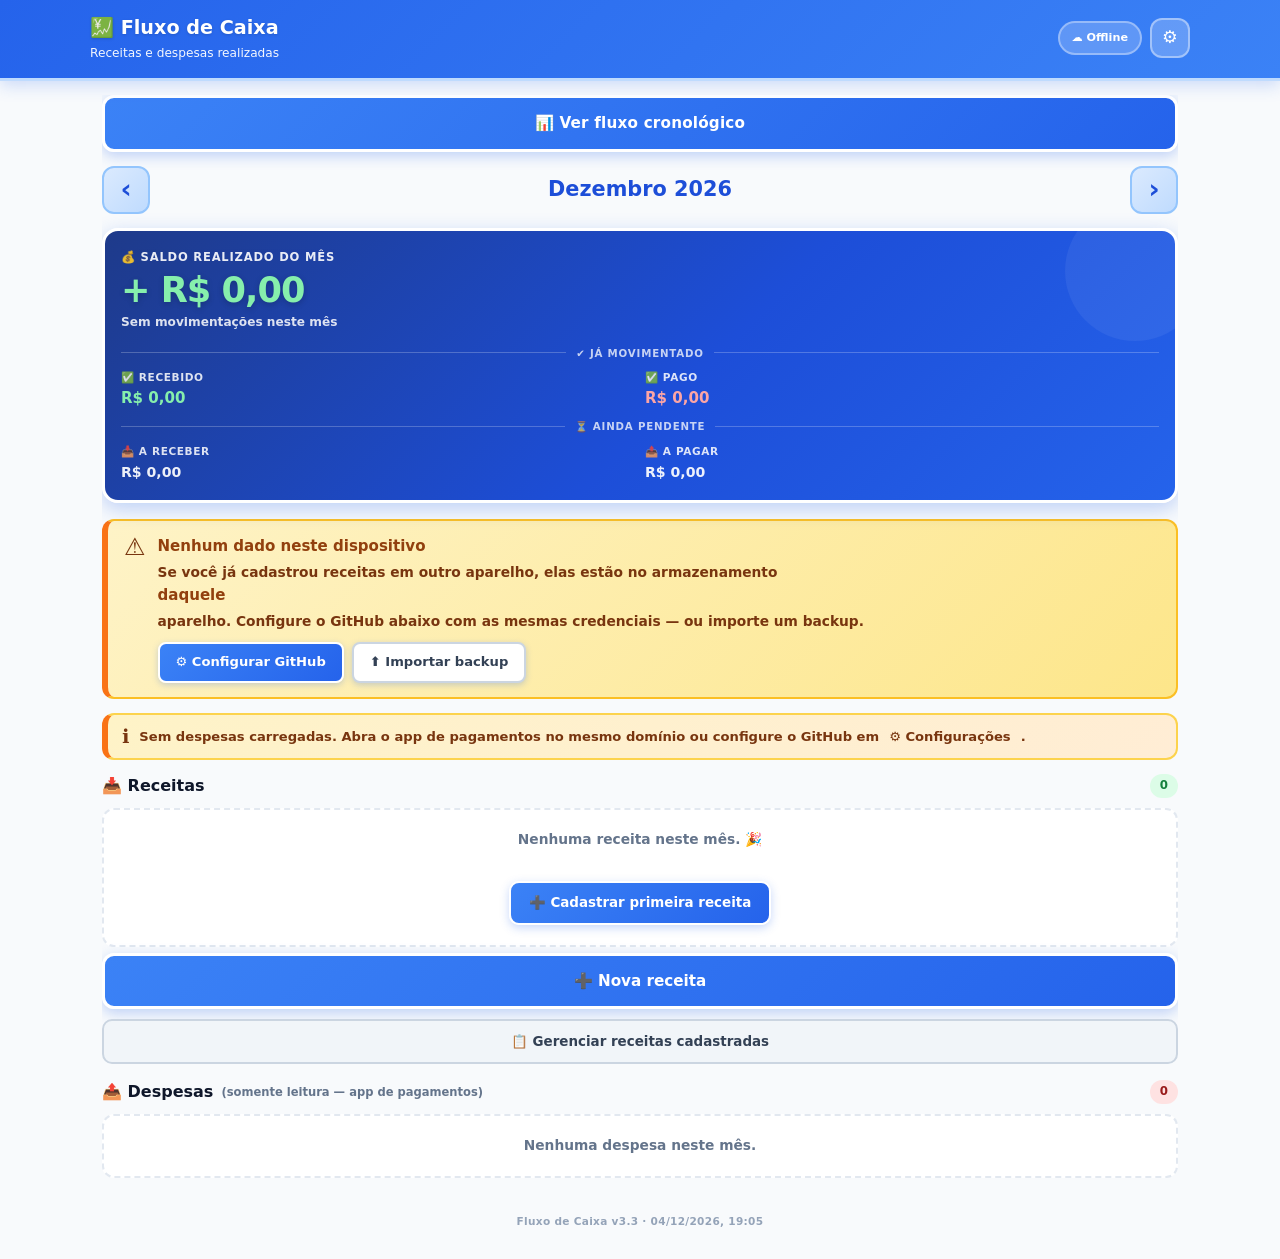
<file: fluxo.html>
<!DOCTYPE html>
<html lang="pt-BR" data-version="3.3" style="color-scheme: light only !important; background-color: #f8fafc !important;">
<head>
<meta charset="UTF-8">
<meta name="viewport" content="width=device-width, initial-scale=1, maximum-scale=1, viewport-fit=cover">
<meta name="theme-color" content="#f8fafc">
<meta name="color-scheme" content="light only">
<meta name="supported-color-schemes" content="light">
<meta http-equiv="Cache-Control" content="no-cache, no-store, must-revalidate">
<title>Fluxo de Caixa v3.3</title>
<style>
  :root{
    color-scheme: light only !important;
    forced-color-adjust: none !important;
    --fundo:#f8fafc;--cartao:#fff;--texto:#0f172a;--suave:#64748b;--linha:#e2e8f0;
    --verde:#16a34a;--verde-esc:#15803d;--verde-bg:#dcfce7;--verde-claro:#f0fdf4;
    --azul:#2563eb;--azul-esc:#1d4ed8;--azul-bg:#eff6ff;--azul-claro:#dbeafe;
    --vermelho:#dc2626;--vermelho-bg:#fee2e2;--vermelho-claro:#fef2f2;
    --laranja:#f97316;--laranja-esc:#ea580c;--laranja-bg:#ffedd5;
    --marca:#3b82f6;--marca-esc:#2563eb;--marca-mais-esc:#1d4ed8;
    --marca-bg:#dbeafe;--marca-claro:#eff6ff;--marca-medio:#bfdbfe;--marca-borda:#93c5fd;
    --roxo:#7c3aed;--roxo-bg:#ede9fe;--raio:14px;
  }
  html{
    color-scheme: light only !important;
    forced-color-adjust: none !important;
    -webkit-text-size-adjust: 100%;
    background-color: #f8fafc !important;
  }
  *{box-sizing:border-box}
  html,body{margin:0;padding:0;width:100%;max-width:100%;overflow-x:hidden}
  body{
    font-family:system-ui,-apple-system,"Segoe UI",Roboto,Arial,sans-serif;
    background-color: #f8fafc !important;
    color: #0f172a !important;
    font-size:15px;line-height:1.45;
    -webkit-tap-highlight-color:transparent;
    forced-color-adjust: none !important;
  }

  input, select, textarea{
    color-scheme: light only !important;
    forced-color-adjust: none !important;
    -webkit-appearance: none !important;
    appearance: none !important;
  }

  button{font:inherit;cursor:pointer;border:none;background:none;color:inherit}

  header.topo{
    background:linear-gradient(135deg,#2563eb 0%,#3b82f6 100%);
    color:#fff;padding:14px 16px 16px;position:sticky;top:0;z-index:20;
    box-shadow:0 4px 16px rgba(37,99,235,.22);
    border-bottom:3px solid #bfdbfe}
  header.topo .interno{max-width:1100px;margin:0 auto;display:flex;flex-wrap:wrap;
    gap:10px;align-items:center;justify-content:space-between}
  header.topo h1{margin:0;font-size:1.2rem;font-weight:900;
    display:flex;align-items:center;gap:8px;text-shadow:0 1px 3px rgba(0,0,0,.15)}
  header.topo p{margin:3px 0 0;font-size:.76rem;opacity:.95;font-weight:500}
  .topo-acoes{display:flex;gap:8px;align-items:center}
  .status-sync{font-size:.7rem;font-weight:800;background:rgba(255,255,255,.2);
    padding:7px 12px;border-radius:99px;color:#fff;
    border:2px solid rgba(255,255,255,.35);white-space:nowrap;cursor:pointer}
  .status-sync.ok{background:rgba(22,163,74,.55);border-color:rgba(134,239,172,.85)}
  .status-sync.erro{background:rgba(220,38,38,.55);border-color:rgba(252,165,165,.85)}
  .status-sync.carregando,.status-sync.salvando{background:rgba(234,88,12,.55);border-color:rgba(253,186,116,.85)}
  .status-sync.aviso{background:rgba(217,119,6,.55);border-color:rgba(252,211,77,.85)}
  .btn-gh{width:40px;height:40px;border-radius:12px;background:rgba(255,255,255,.22);
    border:2px solid rgba(255,255,255,.4);color:#fff;font-size:1.1rem;
    display:flex;align-items:center;justify-content:center;transition:.15s}
  .btn-gh:hover{background:rgba(255,255,255,.35);transform:translateY(-1px)}

  .area{max-width:1100px;margin:0 auto;padding:14px 12px}
  .tela{animation:surgir .18s ease-out; position: relative; overflow-x: hidden;}
  @keyframes surgir{from{opacity:0;transform:translateY(6px)}to{opacity:1;transform:none}}
  .escondido{display:none !important}

/* Swipe de troca de mês — saída + entrada (sem piscada) */
@keyframes swipeOutLeft  { from { opacity: 1; transform: translateX(0); }     to { opacity: 0; transform: translateX(-40px); } }
@keyframes swipeOutRight { from { opacity: 1; transform: translateX(0); }     to { opacity: 0; transform: translateX(40px); } }
@keyframes swipeInFromRight { from { opacity: 0; transform: translateX(40px); } to { opacity: 1; transform: translateX(0); } }
@keyframes swipeInFromLeft  { from { opacity: 0; transform: translateX(-40px); } to { opacity: 1; transform: translateX(0); } }

.anim-slide-sair-esquerda   { animation: swipeOutLeft  0.18s cubic-bezier(0.4, 0, 1, 1) forwards; }
.anim-slide-sair-direita    { animation: swipeOutRight 0.18s cubic-bezier(0.4, 0, 1, 1) forwards; }
.anim-slide-entrar-esquerda { animation: swipeInFromRight 0.22s cubic-bezier(0, 0, 0.2, 1) both; }
.anim-slide-entrar-direita  { animation: swipeInFromLeft  0.22s cubic-bezier(0, 0, 0.2, 1) both; }

  .btn-voltar{display:inline-flex;align-items:center;gap:10px;
    background:linear-gradient(135deg,#f97316,#ea580c);color:#fff;
    font-weight:800;font-size:.9rem;padding:11px 20px;border-radius:12px;
    box-shadow:0 4px 14px rgba(234,88,12,.35);margin-bottom:14px;
    border:3px solid #fff}
  .btn-voltar::before{content:'←';font-size:1.2rem;font-weight:900;line-height:1;
    background:#fff;color:#ea580c;width:24px;height:24px;border-radius:50%;
    display:flex;align-items:center;justify-content:center}
  .btn-voltar:hover{transform:translateY(-2px)}

  h2.titulo-tela{margin:0 0 14px;font-size:1.35rem;font-weight:900;
    display:flex;align-items:center;gap:12px;flex-wrap:wrap;color:#0f172a;
    padding-left:14px;position:relative;line-height:1.2}
  h2.titulo-tela::before{content:'';position:absolute;left:0;top:6px;bottom:6px;
    width:6px;background:linear-gradient(180deg,var(--marca),var(--marca-esc));
    border-radius:4px}

  .btn-ver-fluxo{width:100%;margin-bottom:14px;
    background:linear-gradient(135deg,#3b82f6 0%,#2563eb 100%);
    color:#fff;padding:14px 20px;border-radius:12px;
    font-weight:900;font-size:.95rem;
    display:flex;align-items:center;justify-content:center;gap:10px;
    box-shadow:0 4px 14px rgba(37,99,235,.28);transition:.15s;
    border:3px solid #fff;letter-spacing:.2px}
  .btn-ver-fluxo:hover{transform:translateY(-2px);
    box-shadow:0 8px 22px rgba(37,99,235,.4)}
  .btn-ver-fluxo:active{transform:translateY(0)}

  .nav-mes{display:flex;align-items:center;gap:10px;margin-bottom:14px}
  .nav-mes h2{margin:0;flex:1;text-align:center;font-size:1.3rem;font-weight:900;
    color:#1d4ed8;text-transform:capitalize;line-height:1.1}
  .nav-mes-btn{flex:0 0 auto;width:48px;height:48px;border-radius:12px;
    background:linear-gradient(135deg,#dbeafe,#bfdbfe);border:2px solid #93c5fd;
    display:flex;align-items:center;justify-content:center;font-size:1.7rem;
    font-weight:900;color:#1d4ed8;line-height:1;padding-bottom:3px}
  .nav-mes-btn:hover{background:linear-gradient(135deg,#bfdbfe,#93c5fd);transform:translateY(-2px)}
  .nav-mes-btn:active{transform:scale(.95)}

  .card-saldo{
    background:linear-gradient(135deg,#1e3a8a 0%,#1d4ed8 55%,#2563eb 100%);
    color:#fff;border-radius:16px;padding:18px 16px;margin-bottom:16px;
    box-shadow:0 6px 20px rgba(37,99,235,.28);
    border:3px solid #fff;position:relative;overflow:hidden}
  .card-saldo::before{content:'';position:absolute;top:-30px;right:-30px;
    width:140px;height:140px;border-radius:50%;
    background:rgba(255,255,255,.06);pointer-events:none}
  .card-saldo .rotulo{font-size:.72rem;font-weight:800;text-transform:uppercase;
    letter-spacing:.8px;opacity:.9;margin-bottom:6px}
  .card-saldo .valor{font-size:2.2rem;font-weight:900;letter-spacing:-1px;
    line-height:1.1;margin-bottom:4px;text-shadow:0 2px 6px rgba(0,0,0,.2)}
  .card-saldo .valor.positivo{color:#86efac}
  .card-saldo .valor.negativo{color:#fca5a5}
  .card-saldo .subtitulo{font-size:.76rem;font-weight:600;opacity:.85;
    margin-bottom:14px}
  .card-saldo .divisor{display:flex;align-items:center;gap:10px;
    margin:10px 0 10px;opacity:.75}
  .card-saldo .divisor span{font-size:.64rem;font-weight:900;text-transform:uppercase;
    letter-spacing:.8px;white-space:nowrap}
  .card-saldo .divisor::before,.card-saldo .divisor::after{content:'';flex:1;
    height:1px;background:rgba(255,255,255,.3)}
  .card-saldo .detalhes{display:grid;grid-template-columns:repeat(auto-fit,minmax(120px,1fr));
    gap:10px}
  .card-saldo .det-item{display:flex;flex-direction:column;gap:2px}
  .card-saldo .det-item span{font-size:.66rem;font-weight:700;text-transform:uppercase;
    letter-spacing:.6px;opacity:.85}
  .card-saldo .det-item strong{font-size:.94rem;font-weight:900}
  .card-saldo .det-item.det-entrada strong{color:#86efac}
  .card-saldo .det-item.det-saida strong{color:#fca5a5}
  .card-saldo .det-item.det-pendente strong{font-size:.88rem;opacity:.92}

  .secao{margin-bottom:16px}
  .secao-cabecalho{display:flex;align-items:center;gap:8px;margin-bottom:10px;
    flex-wrap:wrap}
  .secao-cabecalho h3{margin:0;font-size:1rem;font-weight:900;flex:1;min-width:0;
    display:flex;align-items:center;gap:8px;color:#0f172a}
  .secao-cabecalho h3 small{font-size:.72rem;font-weight:600;color:var(--suave)}
  .secao-cabecalho .contador{font-size:.74rem;font-weight:900;padding:3px 10px;
    border-radius:99px;background:var(--azul-bg);color:var(--azul-esc)}
  .secao-cabecalho .contador.saida{background:var(--vermelho-bg);color:#991b1b}
  .secao-cabecalho .contador.entrada{background:var(--verde-bg);color:var(--verde-esc)}

  .lista-vazia{background:#fff;border:2px dashed var(--linha);border-radius:12px;
    padding:20px 14px;text-align:center;color:var(--suave);
    font-size:.86rem;font-weight:600}
  .lista-vazia .btn-vazio{display:inline-flex;align-items:center;gap:8px;
    background:linear-gradient(135deg,var(--marca),var(--marca-esc));color:#fff;
    padding:10px 18px;border-radius:10px;font-weight:900;font-size:.84rem;
    margin-top:12px;box-shadow:0 3px 10px rgba(37,99,235,.25);transition:.15s;
    border:2px solid #fff}
  .lista-vazia .btn-vazio:hover{transform:translateY(-1px);
    box-shadow:0 5px 14px rgba(37,99,235,.35)}

  .aviso-vazio{background:linear-gradient(135deg,#fef3c7,#fde68a);
    border:2px solid #fbbf24;border-left:6px solid var(--laranja);
    border-radius:12px;padding:14px 16px;margin-bottom:14px;
    font-size:.86rem;color:#78350f;font-weight:600;line-height:1.55;
    display:flex;gap:12px;align-items:flex-start}
  .aviso-vazio .icon{font-size:1.5rem;flex-shrink:0;line-height:1}
  .aviso-vazio .body{flex:1;min-width:0}
  .aviso-vazio b{display:block;font-size:.94rem;font-weight:900;
    color:#92400e;margin-bottom:4px}
  .aviso-vazio .btns{display:flex;gap:8px;flex-wrap:wrap;margin-top:10px}
  .aviso-vazio button{background:linear-gradient(135deg,var(--marca),var(--marca-esc));
    color:#fff;padding:8px 16px;border-radius:8px;font-weight:900;font-size:.82rem;
    border:2px solid #fff;box-shadow:0 2px 6px rgba(37,99,235,.25);transition:.15s}
  .aviso-vazio button:hover{transform:translateY(-1px)}
  .aviso-vazio button.neutro{background:#fff;color:#334155;border-color:#cbd5e1}
  .aviso-vazio code{background:#fff;border:1px solid #fcd34d;border-radius:4px;
    padding:1px 6px;font-family:monospace;font-size:.78rem}

  .item-receita{background:#fff;border:2px solid var(--linha);border-left:6px solid var(--azul);
    border-radius:12px;padding:12px 14px;margin-bottom:10px;
    box-shadow:0 2px 6px rgba(15,23,42,.06);
    display:flex;flex-direction:column;gap:10px;transition:.15s}
  .item-receita.st-recebido{border-left-color:var(--verde);
    background:linear-gradient(135deg,#f0fdf4,#fff)}
  .item-receita.st-atrasado{border-left-color:var(--laranja);
    background:linear-gradient(135deg,#fff7ed,#fff)}
  .item-receita:hover{box-shadow:0 4px 12px rgba(15,23,42,.1)}

  .item-linha1{display:flex;justify-content:space-between;gap:10px;align-items:flex-start}
  .item-info{flex:1;min-width:0}
  .item-info .fonte{font-size:.95rem;font-weight:900;color:#0f172a;
    white-space:nowrap;overflow:hidden;text-overflow:ellipsis;display:flex;
    align-items:center;gap:6px}
  .item-info .meta{font-size:.74rem;color:var(--suave);font-weight:600;margin-top:2px;
    display:flex;flex-wrap:wrap;align-items:center;gap:6px}
  .item-info .meta b{color:#334155;font-weight:800}
  .item-valor{flex-shrink:0;text-align:right}
  .item-valor .num{font-size:1.15rem;font-weight:900;color:var(--azul-esc);
    letter-spacing:-.3px}
  .item-receita.st-recebido .item-valor .num{color:var(--verde-esc)}
  .item-receita.st-atrasado .item-valor .num{color:var(--laranja-esc)}
  .item-valor .sublabel{font-size:.62rem;font-weight:900;text-transform:uppercase;
    letter-spacing:.5px;color:var(--suave);margin-top:1px}

  .item-linha2{display:flex;gap:6px;align-items:center;flex-wrap:wrap;
    padding-top:8px;border-top:1px dashed var(--linha)}
  .btn-acao-receita{padding:8px 12px;border-radius:8px;font-size:.78rem;font-weight:800;
    display:inline-flex;align-items:center;gap:5px;transition:.15s;
    border:2px solid transparent;white-space:nowrap}
  .btn-acao-receita.receber{background:linear-gradient(135deg,var(--verde),#15803d);
    color:#fff;box-shadow:0 2px 8px rgba(22,163,74,.3)}
  .btn-acao-receita.receber:hover{box-shadow:0 4px 12px rgba(22,163,74,.45);
    transform:translateY(-1px)}
  .btn-acao-receita.desfazer{background:#f1f5f9;color:#475569;border-color:#cbd5e1}
  .btn-acao-receita.desfazer:hover{background:#e2e8f0}
  .btn-acao-receita.editar{background:var(--azul-bg);color:var(--azul-esc);
    border-color:var(--azul-claro)}
  .btn-acao-receita.editar:hover{background:#dbeafe}
  .btn-acao-receita.excluir{background:var(--vermelho-bg);color:#b91c1c;
    border-color:#fca5a5}
  .btn-acao-receita.excluir:hover{background:#fecaca}

  .selo-status-receita{font-size:.62rem;font-weight:900;padding:3px 9px;
    border-radius:99px;text-transform:uppercase;letter-spacing:.5px;
    display:inline-flex;align-items:center;gap:4px}
  .selo-status-receita.recebido{background:var(--verde-bg);color:var(--verde-esc);
    border:1px solid #86efac}
  .selo-status-receita.aberto{background:var(--azul-bg);color:var(--azul-esc);
    border:1px solid #bfdbfe}
  .selo-status-receita.atrasado{background:var(--laranja-bg);color:var(--laranja-esc);
    border:1px solid #fdba74}

  .grupo-despesa{margin-bottom:14px}
  .grupo-despesa .grupo-cabecalho{display:flex;align-items:center;gap:8px;
    padding:8px 12px;background:linear-gradient(135deg,#f8fafc,#f1f5f9);
    border:2px solid var(--linha);border-bottom:none;
    border-radius:10px 10px 0 0;font-size:.82rem;font-weight:900;color:#334155}
  .grupo-despesa .grupo-cabecalho .qtd-badge{font-size:.66rem;font-weight:900;
    background:#e2e8f0;color:#475569;padding:2px 8px;border-radius:99px;
    margin-left:auto}
  .grupo-despesa .grupo-total{font-size:.74rem;font-weight:800;color:#0f172a;
    margin-left:8px}
  .grupo-despesa .itens{border:2px solid var(--linha);border-top:none;
    border-radius:0 0 10px 10px;overflow:hidden}
  .grupo-despesa .itens .item-despesa{border-radius:0;border-left-width:4px;
    border-top:none;border-left-color:var(--azul-claro);
    border-right:none;border-bottom:1px solid var(--linha);
    margin-bottom:0;padding:10px 14px}
  .grupo-despesa .itens .item-despesa:last-child{border-bottom:none}
  .grupo-despesa .itens .item-despesa.st-pago{border-left-color:var(--verde)}
  .grupo-despesa .itens .item-despesa.st-em_atraso{border-left-color:var(--vermelho)}

  .item-despesa{background:#fff;
    display:flex;justify-content:space-between;gap:10px;align-items:center;
    box-shadow:none;opacity:.92}
  .item-despesa.st-pago{opacity:1}
  .item-despesa.st-em_atraso{opacity:1}
  .item-despesa.st-outros{opacity:1}
  .item-despesa .info{flex:1;min-width:0}
  .item-despesa .info .fonte{font-size:.9rem;font-weight:800;color:#0f172a;
    white-space:nowrap;overflow:hidden;text-overflow:ellipsis}
  .item-despesa .info .meta{font-size:.72rem;color:var(--suave);font-weight:600;
    margin-top:2px;white-space:nowrap;overflow:hidden;text-overflow:ellipsis}
  .item-despesa .valor-area{flex-shrink:0;text-align:right}
  .item-despesa .valor{font-size:1.05rem;font-weight:900;color:#334155;letter-spacing:-.3px}
  .item-despesa.st-pago .valor{color:var(--verde-esc)}
  .item-despesa.st-em_atraso .valor{color:#b91c1c}
  .item-despesa .selo{font-size:.62rem;font-weight:900;padding:3px 8px;
    border-radius:99px;margin-top:3px;display:inline-block}
  .item-despesa .selo.pago{background:var(--verde-bg);color:var(--verde-esc)}
  .item-despesa .selo.aberto{background:var(--azul-bg);color:var(--azul-esc)}
  .item-despesa .selo.atrasado{background:var(--vermelho-bg);color:#b91c1c}
  .item-despesa .selo.outros{background:var(--laranja-bg);color:var(--laranja-esc)}

  .aviso-fonte{background:linear-gradient(135deg,#fef3c7,#ffedd5);
    border:2px solid #fcd34d;border-left:6px solid var(--laranja);
    border-radius:12px;padding:12px 14px;margin-bottom:14px;
    font-size:.82rem;color:#78350f;font-weight:600;line-height:1.5;
    display:flex;gap:10px;align-items:flex-start}
  .aviso-fonte::before{content:'ℹ️';font-size:1.2rem;flex-shrink:0;line-height:1}

  .btn-nova-receita{width:100%;margin-top:6px;
    background:linear-gradient(135deg,var(--marca),var(--marca-esc));
    color:#fff;padding:14px 20px;border-radius:12px;font-weight:900;font-size:.95rem;
    display:flex;align-items:center;justify-content:center;gap:10px;
    box-shadow:0 4px 14px rgba(37,99,235,.28);transition:.15s;
    border:3px solid #fff}
  .btn-nova-receita:hover{transform:translateY(-2px);
    box-shadow:0 8px 22px rgba(37,99,235,.4)}
  .btn-nova-receita:active{transform:translateY(0)}

  .btn-secundario{display:inline-flex;align-items:center;justify-content:center;
    gap:8px;background:#f1f5f9;color:#334155;border:2px solid #cbd5e1;
    padding:11px 18px;border-radius:10px;font-weight:800;font-size:.84rem;
    transition:.15s;margin-top:10px;width:100%}
  .btn-secundario:hover{background:#e2e8f0}

  .form-cartao{background:#ffffff;border:1px solid #e2e8f0;
    border-radius:16px;padding:22px 20px;
    box-shadow:0 1px 3px rgba(15,23,42,.04), 0 8px 24px rgba(15,23,42,.05);
    margin-bottom:16px}
  .form-intro{background:linear-gradient(135deg,#eff6ff,#e0f2fe);
    border:1.5px solid #bae6fd;border-left:4px solid #3b82f6;
    border-radius:10px;padding:13px 15px;font-size:.84rem;
    color:#1e40af;font-weight:600;margin-bottom:22px;line-height:1.55}
  .form-intro .obrig{color:#dc2626;font-weight:900}

  .grade-form{display:grid;gap:18px;
    grid-template-columns:repeat(auto-fit,minmax(170px,1fr))}

  .campo{display:flex;flex-direction:column;gap:7px;font-size:.78rem;
    font-weight:700;color:#475569;letter-spacing:.2px;margin:0}
  .campo-label{display:block;color:#334155;font-size:.74rem;font-weight:800;
    text-transform:uppercase;letter-spacing:.7px;line-height:1.3}
  .campo-label .obrig{color:#dc2626;font-weight:900}
  .campo.largura-total{grid-column:1 / -1}
  .campo .dica{font-weight:500;color:#94a3b8;font-size:.72rem;margin-top:1px;
    line-height:1.4}

  .campo input,
  .campo select,
  input[type="text"],
  input[type="number"],
  input[type="date"],
  input[type="password"],
  input[type="search"],
  input[type="email"],
  input[type="tel"],
  input[type="url"],
  select,
  textarea{
    font:inherit;
    font-weight:500;
    color:#0f172a !important;
    -webkit-text-fill-color:#0f172a !important;
    background-color:#ffffff !important;
    background-image:none !important;
    border:2.5px solid #94a3b8;
    border-radius:10px;
    padding:4px 14px;
    font-size:.85rem;
    min-height:32px;
    width:100%;
    min-width:0;
    outline:none;
    transition:border-color .15s, box-shadow .15s, background-color .15s;
    color-scheme:light !important;
    forced-color-adjust:none !important;
    -webkit-appearance:none;
    -moz-appearance:none;
    appearance:none;
    line-height:1.2;
  }
  .campo input::placeholder,
  .campo textarea::placeholder,
  input::placeholder,
  textarea::placeholder{
    color:#94a3b8 !important;
    opacity:1;
    -webkit-text-fill-color:#94a3b8 !important;
    font-weight:400;
  }
  .campo input:hover,
  .campo select:hover{border-color:#64748b;background-color:#ffffff !important}
  .campo input:focus,
  .campo select:focus{border-color:#3b82f6;
    box-shadow:0 0 0 4px rgba(59,130,246,.15);
    background-color:#ffffff !important}
  .campo select{
    background-image:url("data:image/svg+xml,%3Csvg xmlns='http://www.w3.org/2000/svg' width='12' height='12' viewBox='0 0 24 24' fill='none' stroke='%2364748b' stroke-width='2.5' stroke-linecap='round' stroke-linejoin='round'%3E%3Cpolyline points='6 9 12 15 18 9'%3E%3C/polyline%3E%3C/svg%3E") !important;
    background-repeat:no-repeat !important;
    background-position:right 12px center !important;
    background-size:12px !important;
    padding-right:32px !important;
    cursor:pointer;
  }
  .campo input:-webkit-autofill,
  .campo input:-webkit-autofill:hover,
  .campo input:-webkit-autofill:focus,
  .campo input:-webkit-autofill:active{
    -webkit-box-shadow:0 0 0 1000px #ffffff inset !important;
    -webkit-text-fill-color:#0f172a !important;
    caret-color:#0f172a;
    transition:background-color 5000s ease-in-out 0s;
  }
  .campo input[type="date"]::-webkit-calendar-picker-indicator{
    filter:none;opacity:.65;cursor:pointer;
  }
  .campo input[type="date"]::-webkit-calendar-picker-indicator:hover{opacity:1}
  .campo input[type="number"]::-webkit-outer-spin-button,
  .campo input[type="number"]::-webkit-inner-spin-button{
    -webkit-appearance:none;margin:0;
  }
  .campo input[type="number"]{-moz-appearance:textfield}

  .check-infinita{display:flex;align-items:flex-start;gap:14px;
    background:#f0f9ff;border:1.5px solid #bae6fd;
    border-radius:12px;padding:14px 16px;margin-top:4px;
    cursor:pointer;transition:.15s;grid-column:1 / -1;
    forced-color-adjust:none}
  .check-infinita:hover{border-color:#7dd3fc;background:#eff6ff}
  .check-infinita.ativo{background:#dbeafe;border-color:#60a5fa}
  .check-infinita input{
    width:22px !important;height:22px !important;
    margin:2px 0 0 0 !important;flex-shrink:0;
    accent-color:#3b82f6;cursor:pointer;
    color-scheme:light !important;
    forced-color-adjust:none !important;
    min-height:auto !important;
    padding:0 !important;
    border:2px solid #cbd5e1 !important}
  .check-infinita .conteudo{flex:1;min-width:0}
  .check-infinita b{display:block;font-size:.9rem;font-weight:900;
    color:#1e40af;margin-bottom:3px}
  .check-infinita small{display:block;font-size:.74rem;color:#1e40af;
    font-weight:600;line-height:1.45;opacity:.85}
  .check-infinita.ativo b{color:#1d4ed8}
  .check-infinita.ativo small{color:#1d4ed8}

  .acoes-form{display:flex;gap:10px;flex-wrap:wrap;margin-top:26px;
    padding-top:20px;border-top:1px solid #e2e8f0}
  .btn{padding:12px 20px;border-radius:10px;font-weight:800;font-size:.88rem;
    display:inline-flex;align-items:center;gap:8px;transition:.15s;
    border:2px solid transparent;flex:1;justify-content:center;min-width:0}
  .btn-primario{background:linear-gradient(135deg,var(--marca),var(--marca-esc));
    color:#fff;box-shadow:0 4px 12px rgba(37,99,235,.28)}
  .btn-primario:hover{box-shadow:0 6px 18px rgba(37,99,235,.4);
    transform:translateY(-1px)}
  .btn-neutro{background:#f1f5f9;color:#334155;border-color:#cbd5e1}
  .btn-neutro:hover{background:#e2e8f0}
  .btn-perigo{background:var(--vermelho-bg);color:#b91c1c;border-color:#fca5a5}
  .btn-perigo:hover{background:#fecaca}
  .btn:disabled{opacity:.6;cursor:not-allowed}

  .config-status-cartao{border-radius:var(--raio);padding:14px 16px;
    margin-bottom:14px;display:flex;gap:14px;align-items:center;
    border:2px solid var(--linha);background:#fff;
    border-left:6px solid var(--suave);box-shadow:0 2px 8px rgba(15,23,42,.06)}
  .config-status-cartao.ok{border-color:#86efac;border-left-color:var(--verde);
    background:linear-gradient(135deg,#f0fdf4,#dcfce7)}
  .config-status-cartao.erro{border-color:#fca5a5;border-left-color:var(--vermelho);
    background:linear-gradient(135deg,#fef2f2,#fee2e2)}
  .config-status-cartao.aviso{border-color:#fcd34d;border-left-color:var(--laranja);
    background:linear-gradient(135deg,#fffbeb,#fef3c7)}
  .config-status-cartao .emoji{font-size:1.6rem;flex-shrink:0;line-height:1}
  .config-status-cartao b{display:block;font-size:.92rem;font-weight:900;margin-bottom:2px}
  .config-status-cartao small{font-size:.76rem;color:var(--suave);font-weight:600}
  .config-status-cartao.ok b{color:var(--verde-esc)}
  .config-status-cartao.erro b{color:#b91c1c}
  .config-status-cartao.aviso b{color:#92400e}

  .config-ajuda{background:linear-gradient(135deg,#f0f9ff,#e0f2fe);
    border:2px solid #bae6fd;border-left:6px solid var(--azul);
    border-radius:12px;padding:14px 16px;font-size:.78rem;color:#075985;
    margin-top:14px;line-height:1.6;font-weight:500}
  .config-ajuda b{color:#0c4a6e;font-weight:900}
  .config-ajuda code{background:#fff;border:1px solid #bae6fd;border-radius:5px;
    padding:2px 7px;font-family:ui-monospace,monospace;font-size:.72rem;
    color:#0369a1;font-weight:700;word-break:break-all}

  .modal-fundo{position:fixed;top:0;left:0;right:0;bottom:0;background:rgba(15,23,42,.75);
    display:flex;align-items:center;justify-content:center;padding:16px;
    z-index:999999;backdrop-filter:blur(2px)}
  .modal-caixa{background:#fff;border-radius:16px;max-width:520px;width:100%;
    max-height:90vh;overflow-y:auto;padding:20px;
    box-shadow:0 24px 60px rgba(0,0,0,.4)}
  .modal-caixa h3{margin:0 0 12px;font-size:1.1rem;font-weight:900;
    display:flex;align-items:center;gap:10px;padding-bottom:10px;
    border-bottom:2px dashed var(--linha);color:#0f172a}
  .modal-caixa h3 .emoji{font-size:1.5rem;background:linear-gradient(135deg,#eff6ff,#dbeafe);
    width:42px;height:42px;border-radius:12px;display:flex;
    align-items:center;justify-content:center;flex-shrink:0}
  .modal-caixa p{margin:8px 0;font-size:.86rem;color:var(--texto);font-weight:500}
  .modal-acoes{display:flex;gap:10px;flex-wrap:wrap;margin-top:16px;
    justify-content:flex-end}
  .btn-modal{padding:10px 16px;border-radius:10px;font-weight:800;font-size:.82rem;
    display:inline-flex;align-items:center;gap:6px;transition:.15s;
    border:2px solid transparent}
  .btn-modal.primario{background:linear-gradient(135deg,var(--marca),var(--marca-esc));
    color:#fff;box-shadow:0 3px 10px rgba(37,99,235,.25)}
  .btn-modal.neutro{background:#f1f5f9;color:#334155;border-color:#cbd5e1}
  .btn-modal.neutro:hover{background:#e2e8f0}

  #textoEscopo{background:#f8fafc;border-left:5px solid var(--marca);
    border-radius:8px;padding:12px 14px;font-size:.84rem;color:var(--texto);
    line-height:1.6;margin:12px 0 4px;font-weight:500}
  #textoEscopo b{color:var(--marca-mais-esc);font-weight:900}

  .opcoes-escopo{display:flex;flex-direction:column;gap:10px;margin-top:14px}
  .opcao-escopo{display:flex;align-items:flex-start;gap:12px;background:#f8fafc;
    border:2px solid #e2e8f0;border-radius:12px;padding:12px 14px;
    text-align:left;cursor:pointer;width:100%;transition:.15s;font-weight:600}
  .opcao-escopo:hover{background:linear-gradient(135deg,#eff6ff,#dbeafe);
    border-color:var(--marca);transform:translateY(-2px);
    box-shadow:0 6px 16px rgba(37,99,235,.15)}
  .opcao-escopo .icone{font-size:1.3rem;flex-shrink:0;width:28px;
    text-align:center;background:#fff;border-radius:8px;padding:3px}
  .opcao-escopo .info{flex:1;min-width:0}
  .opcao-escopo .info b{display:block;color:var(--texto);font-size:.88rem;
    font-weight:900;margin-bottom:2px}
  .opcao-escopo .info small{display:block;color:var(--suave);font-size:.74rem;
    font-weight:500}
  .opcao-escopo.cancelar{background:#fff;border-color:#fee2e2}
  .opcao-escopo.cancelar:hover{background:#fef2f2;border-color:#fca5a5}
  .opcao-escopo.cancelar .info b{color:#b91c1c}

  .info-parcela-edit{background:linear-gradient(135deg,#eff6ff,#dbeafe);
    border:2px solid #93c5fd;border-radius:10px;padding:12px 14px;
    margin-bottom:14px;font-size:.82rem;font-weight:600;color:#1e40af;
    line-height:1.5}
  .info-parcela-edit b{color:var(--marca-mais-esc);font-weight:900}

  .item-receita-completa{background:#fff;border:2px solid var(--linha);
    border-left:6px solid var(--marca);border-radius:12px;padding:14px;
    margin-bottom:12px;box-shadow:0 2px 6px rgba(15,23,42,.06)}
  .item-receita-completa .cabecalho{display:flex;justify-content:space-between;
    gap:10px;align-items:flex-start;margin-bottom:10px}
  .item-receita-completa .titulo-info{flex:1;min-width:0}
  .item-receita-completa .titulo-info b{display:block;font-size:1rem;
    font-weight:900;color:#0f172a}
  .item-receita-completa .titulo-info small{display:block;font-size:.74rem;
    color:var(--suave);font-weight:600;margin-top:2px}
  .item-receita-completa .detalhes-grade{display:grid;
    grid-template-columns:repeat(auto-fit,minmax(120px,1fr));gap:8px;
    margin-top:8px;padding-top:8px;border-top:1px dashed var(--linha)}
  .item-receita-completa .det{display:flex;flex-direction:column;gap:1px}
  .item-receita-completa .det span{font-size:.62rem;font-weight:900;
    text-transform:uppercase;letter-spacing:.5px;color:var(--suave)}
  .item-receita-completa .det strong{font-size:.86rem;font-weight:800;color:#334155}
  .item-receita-completa .rodape{display:flex;gap:8px;flex-wrap:wrap;
    margin-top:10px;padding-top:10px;border-top:1px dashed var(--linha);
    justify-content:flex-end}

  .crono-info-anterior{background:linear-gradient(135deg,#eff6ff,#dbeafe);
    border:2px solid #93c5fd;border-left:6px solid var(--marca);
    border-radius:12px;padding:12px 14px;margin-bottom:14px;
    display:flex;justify-content:space-between;align-items:center;gap:10px;
    flex-wrap:wrap;font-size:.78rem;color:#1e40af;font-weight:600}
  .crono-info-anterior span{flex:1;min-width:0}
  .crono-info-anterior b{font-size:1rem;font-weight:900;letter-spacing:-.3px}
  .crono-info-anterior b.positivo{color:var(--verde-esc)}
  .crono-info-anterior b.negativo{color:#b91c1c}
  .crono-info-anterior small{display:block;font-size:.68rem;opacity:.85;
    margin-top:2px;font-weight:500}

  .crono-tabela-area{background:#fff;border:2px solid var(--linha);border-radius:12px;
    overflow-x:auto;-webkit-overflow-scrolling:touch;
    box-shadow:0 2px 8px rgba(15,23,42,.06);margin-bottom:14px}
  .crono-tabela{width:100%;border-collapse:collapse;font-size:.8rem;min-width:520px}
  .crono-tabela thead th:first-child,
  .crono-tabela tbody td:first-child,
  .crono-tabela tfoot td:first-child{width:1%;white-space:nowrap;text-align:left;
    padding-left:10px;padding-right:6px}
  .crono-tabela thead th{background:linear-gradient(135deg,#eff6ff,#dbeafe);
    color:var(--marca-mais-esc);font-weight:900;font-size:.66rem;
    text-transform:uppercase;letter-spacing:.6px;
    padding:10px 8px;text-align:right;
    border-bottom:2px solid #93c5fd;white-space:nowrap}
  .crono-tabela tbody td{padding:9px 8px;border-bottom:1px solid #f1f5f9;
    text-align:right;font-weight:600;color:#334155;
    font-variant-numeric:tabular-nums;white-space:nowrap;
    transition:background .15s}
  .crono-tabela tbody td:first-child{font-weight:800;color:#0f172a;
    font-variant-numeric:normal;font-size:.82rem}
  .crono-tabela tbody tr:last-child td{border-bottom:none}
  .crono-tabela tbody td.rec{color:var(--verde-esc);font-weight:900}
  .crono-tabela tbody td.desp{color:#b91c1c;font-weight:900}
  .crono-tabela tbody td.saldo{font-weight:900}
  .crono-tabela tbody td.saldo.positivo{color:var(--verde-esc)}
  .crono-tabela tbody td.saldo.negativo{color:#b91c1c}
  .crono-tabela tbody td.saldo.zero{color:var(--suave);font-weight:700}
  .crono-tabela tbody td.acum{font-weight:900;letter-spacing:-.2px}
  .crono-tabela tbody td.acum.positivo{color:var(--verde-esc);
    background:rgba(22,163,74,.05)}
  .crono-tabela tbody td.acum.negativo{color:#b91c1c;
    background:rgba(220,38,38,.05)}
  .crono-tabela tbody td.acum.zero{color:var(--suave);font-weight:700;
    background:rgba(100,116,139,.05)}
  .crono-tabela tbody tr.crono-linha{cursor:pointer}
  .crono-tabela tbody tr.crono-linha:hover td{background:rgba(59,130,246,.06)}
  .crono-tabela tbody tr.crono-linha.dia-realizado td{background:rgba(22,163,74,.05)}
  .crono-tabela tbody tr.crono-linha.dia-realizado:hover td{background:rgba(22,163,74,.11)}
  .crono-tabela tbody tr.crono-linha.expandido td{background:rgba(59,130,246,.10);
    border-bottom-color:#93c5fd}
  .crono-tabela tbody tr.crono-linha.expandido td:first-child{color:var(--marca-mais-esc)}

  .seta-expand{display:inline-block;font-size:.55rem;color:var(--suave);
    margin-left:3px;opacity:.7;
    transition:transform .2s ease, color .2s ease;vertical-align:middle}
  .crono-tabela tbody tr.crono-linha.expandido .seta-expand{transform:rotate(180deg);
    color:var(--marca-mais-esc);opacity:1}

  .crono-detalhe-row td{padding:0 !important;background:#f8fafc !important;
    border-bottom:2px solid #93c5fd !important;text-align:left !important;
    white-space:normal !important;font-variant-numeric:normal !important}
  .crono-detalhe{padding:10px 12px;display:flex;flex-direction:column;gap:6px;
    animation:cronoDetalheIn .18s ease-out}
  @keyframes cronoDetalheIn{from{opacity:0;transform:translateY(-4px)}
    to{opacity:1;transform:none}}
  .crono-detalhe-item{display:flex;align-items:center;gap:10px;
    padding:8px 10px;background:#fff;
    border:1.5px solid var(--linha);border-radius:8px;font-weight:600;min-width:0}
  .crono-detalhe-item.rec{border-left:4px solid var(--verde)}
  .crono-detalhe-item.desp{border-left:4px solid var(--vermelho)}
  .crono-detalhe-ico{font-size:1rem;flex-shrink:0;line-height:1}
  .crono-detalhe-info{flex:1;min-width:0}
  .crono-detalhe-info b{display:block;font-size:.84rem;font-weight:900;color:#0f172a;
    white-space:nowrap;overflow:hidden;text-overflow:ellipsis}
  .crono-detalhe-info small{display:block;font-size:.72rem;color:var(--suave);
    font-weight:500;white-space:nowrap;overflow:hidden;text-overflow:ellipsis;
    margin-top:1px}
  .crono-detalhe-valor{font-size:.88rem;font-weight:900;color:var(--texto);
    flex-shrink:0;font-variant-numeric:tabular-nums;letter-spacing:-.2px}
  .crono-detalhe-item.rec .crono-detalhe-valor{color:var(--verde-esc)}
  .crono-detalhe-item.desp .crono-detalhe-valor{color:#b91c1c}

  .status-recebido,.status-pago{color:var(--verde-esc);font-weight:800}
  .status-aberto{color:var(--azul-esc);font-weight:800}
  .status-atrasado,.status-outros{color:var(--laranja-esc);font-weight:800}

  .crono-tabela tfoot td{background:linear-gradient(135deg,#eff6ff,#dbeafe);
    border-top:2px solid var(--marca);font-weight:900;color:var(--marca-mais-esc);
    padding:11px 8px;text-align:right;
    font-variant-numeric:tabular-nums;white-space:nowrap;font-size:.8rem}
  .crono-tabela tfoot td.rec{color:var(--verde-esc)}
  .crono-tabela tfoot td.desp{color:#b91c1c}
  .crono-tabela tfoot td.saldo.positivo{color:var(--verde-esc)}
  .crono-tabela tfoot td.saldo.negativo{color:#b91c1c}
  .crono-tabela tfoot td.acum.positivo{color:var(--verde-esc)}
  .crono-tabela tfoot td.acum.negativo{color:#b91c1c}

  .crono-vazio{padding:24px 14px !important;text-align:center !important;
    color:var(--suave) !important;font-weight:600 !important;
    font-size:.86rem !important;font-variant-numeric:normal !important}

  .crono-legenda{display:flex;gap:12px;flex-wrap:wrap;margin-top:10px;
    padding:10px 12px;background:#fff;border:2px solid var(--linha);
    border-radius:10px;font-size:.72rem;color:var(--suave);font-weight:600}
  .crono-legenda span{display:flex;align-items:center;gap:6px}
  .crono-legenda i{width:12px;height:12px;border-radius:4px;
    display:inline-block;border:2px solid transparent}
  .crono-legenda i.l-real{background:#f0fdf4;border-color:#86efac}
  .crono-legenda i.l-pend{background:#fff;border-color:#cbd5e1}

  .rodape-versao{text-align:center;font-size:.66rem;color:#94a3b8;
    font-weight:700;padding:20px 0 16px;letter-spacing:.3px}

  #debugBanner{background:#fef3c7;border:2px solid #fbbf24;
    border-radius:10px;padding:12px 14px;margin-bottom:14px;
    font-family:ui-monospace,monospace;font-size:.72rem;color:#78350f;
    line-height:1.6;white-space:pre-wrap;word-break:break-word}
  #debugBanner b{color:#92400e}
  #debugBanner .ok{color:#15803d;font-weight:900}
  #debugBanner .erro{color:#b91c1c;font-weight:900}

  @media (max-width:520px){
    header.topo h1{font-size:1rem}
    .card-saldo .valor{font-size:1.8rem}
    .nav-mes h2{font-size:1.1rem}
    .nav-mes-btn{width:42px;height:42px;font-size:1.5rem}
    .item-info .fonte{font-size:.88rem}
    .item-valor .num{font-size:1rem}
    .btn-acao-receita{font-size:.72rem;padding:7px 10px}
    .grade-form{grid-template-columns:1fr;gap:16px}
    .form-cartao{padding:18px 16px}
    .btn{font-size:.84rem;padding:11px 16px}
    .crono-tabela{font-size:.76rem;min-width:480px}
    .crono-tabela thead th{font-size:.6rem;padding:8px 6px}
    .crono-tabela tbody td{padding:8px 5px}
    .crono-tabela tfoot td{padding:10px 5px;font-size:.76rem}
    .crono-tabela thead th:first-child,
    .crono-tabela tbody td:first-child,
    .crono-tabela tfoot td:first-child{padding-left:8px;padding-right:4px}
    .crono-detalhe{padding:8px 10px;gap:5px}
    .crono-detalhe-item{padding:7px 9px;gap:8px}
    .crono-detalhe-info b{font-size:.8rem}
    .crono-detalhe-info small{font-size:.68rem}
    .crono-detalhe-valor{font-size:.82rem}
    .btn-ver-fluxo{font-size:.88rem;padding:13px 16px}
  }
</style>
</head>
<body>

<header class="topo">
  <div class="interno">
    <div>
      <h1>💹 Fluxo de Caixa</h1>
      <p>Receitas e despesas realizadas</p>
    </div>
    <div class="topo-acoes">
      <span class="status-sync" id="statusSync">☁️ Offline</span>
      <button type="button" class="btn-gh" id="btnConfig" title="Configurações">⚙️</button>
    </div>
  </div>
</header>

<div class="area">

  <div id="debugBanner" class="escondido"></div>

  <section class="tela" id="tela-fluxo">
    <button type="button" class="btn-ver-fluxo" id="btnCronologico">📊 Ver fluxo cronológico</button>

    <div class="nav-mes">
      <button type="button" class="nav-mes-btn" id="mesAnterior" aria-label="Mês anterior">‹</button>
      <h2 id="tituloMes"></h2>
      <button type="button" class="nav-mes-btn" id="mesProximo" aria-label="Próximo mês">›</button>
    </div>

    <div class="card-saldo" id="cardSaldo">
      <div class="rotulo">💰 Saldo realizado do mês</div>
      <div class="valor" id="saldoValor">R$ 0,00</div>
      <div class="subtitulo" id="saldoSubtitulo">Recebido − Pago</div>
      <div class="divisor"><span>✔ Já movimentado</span></div>
      <div class="detalhes">
        <div class="det-item det-entrada">
          <span>✅ Recebido</span>
          <strong id="totalRecebido">R$ 0,00</strong>
        </div>
        <div class="det-item det-saida">
          <span>✅ Pago</span>
          <strong id="totalPago">R$ 0,00</strong>
        </div>
      </div>
      <div class="divisor"><span>⏳ Ainda pendente</span></div>
      <div class="detalhes">
        <div class="det-item det-pendente">
          <span>📥 A receber</span>
          <strong id="totalAReceber">R$ 0,00</strong>
        </div>
        <div class="det-item det-pendente">
          <span>📤 A pagar</span>
          <strong id="totalAPagar">R$ 0,00</strong>
        </div>
      </div>
    </div>

    <div id="avisoVazio"></div>
    <div id="avisoFonte"></div>

    <section class="secao">
      <div class="secao-cabecalho">
        <h3>📥 Receitas</h3>
        <span class="contador entrada" id="contReceitas">0</span>
      </div>
      <div id="listaReceitas"></div>
      <button type="button" class="btn-nova-receita" id="btnNovaReceita">➕ Nova receita</button>
      <button type="button" class="btn-secundario" id="btnTodasReceitas">📋 Gerenciar receitas cadastradas</button>
    </section>

    <section class="secao">
      <div class="secao-cabecalho">
        <h3>📤 Despesas <small>(somente leitura — app de pagamentos)</small></h3>
        <span class="contador saida" id="contDespesas">0</span>
      </div>
      <div id="listaDespesas"></div>
    </section>

    <div class="rodape-versao" id="rodapeVersao">Fluxo de Caixa v3.3</div>
  </section>

  <section class="tela escondido" id="tela-cronologico">
    <button type="button" class="btn-voltar" id="voltarCronologico">Voltar</button>
    <div class="nav-mes">
      <button type="button" class="nav-mes-btn" id="cronoMesAnterior" aria-label="Mês anterior">‹</button>
      <h2 id="cronoTituloMes"></h2>
      <button type="button" class="nav-mes-btn" id="cronoMesProximo" aria-label="Próximo mês">›</button>
    </div>
    <div class="crono-info-anterior" id="cronoSaldoAnterior"></div>
    <div class="crono-tabela-area">
      <table class="crono-tabela">
        <thead>
          <tr>
            <th>Data</th>
            <th>Receita</th>
            <th>Despesa</th>
            <th>Saldo</th>
            <th>Acum.</th>
          </tr>
        </thead>
        <tbody id="cronoTbody"></tbody>
        <tfoot id="cronoTfoot"></tfoot>
      </table>
    </div>
    <div class="crono-legenda">
      <span><i class="l-real"></i> Tudo pago/recebido</span>
      <span><i class="l-pend"></i> Com pendências</span>
      <span>👆 Toque em uma data para ver os itens</span>
    </div>
    <div class="rodape-versao">Fluxo de Caixa v3.3</div>
  </section>

  <section class="tela escondido" id="tela-nova">
    <button type="button" class="btn-voltar" id="voltarForm">Voltar</button>
    <h2 class="titulo-tela" id="tituloForm">➕ Nova receita</h2>
    <form class="form-cartao" id="formReceita" autocomplete="off">
      <div class="form-intro">
        Preencha os dados abaixo para cadastrar uma nova fonte de receita. Campos com
        <span class="obrig">*</span> são obrigatórios.
      </div>
      <div class="grade-form">
        <label class="campo largura-total">
          <span class="campo-label">Fonte pagadora <span class="obrig">*</span></span>
          <input type="text" id="campoFonte" required placeholder="Ex.: Aluguel Apto 101, Holerite, Aposentadoria" maxlength="80">
        </label>
        <label class="campo">
          <span class="campo-label">Tipo</span>
          <select id="campoTipo">
            <option value="aluguel">Aluguel</option>
            <option value="holerite">Holerite</option>
            <option value="aposentadoria">Aposentadoria</option>
            <option value="outro">Outro</option>
          </select>
        </label>
        <label class="campo">
          <span class="campo-label">Valor base (R$) <span class="obrig">*</span></span>
          <input type="number" id="campoValorBase" step="0.01" min="0.01" required placeholder="0,00">
        </label>
        <label class="campo">
          <span class="campo-label">Primeiro vencimento <span class="obrig">*</span></span>
          <input type="date" id="campoPrimeiro" required>
        </label>
        <label class="campo">
          <span class="campo-label">Dia do vencimento mensal</span>
          <select id="campoDiaVenc">
            <option value="">Mesmo dia do 1º vencimento</option>
          </select>
          <span class="dica">Se escolher, a 1ª parcela é ajustada para o próximo dia válido.</span>
        </label>
        <label class="check-infinita" id="labelInfinita" for="campoInfinita">
          <input type="checkbox" id="campoInfinita">
          <div class="conteudo">
            <b>♾️ Receita infinita</b>
            <small>Sem fim de contrato (ex.: aposentadoria). As parcelas são geradas automaticamente e mantidas no horizonte.</small>
          </div>
        </label>
        <label class="campo" id="blocoDataFim">
          <span class="campo-label">Data fim do contrato <span class="obrig">*</span></span>
          <input type="date" id="campoDataFim">
        </label>
      </div>
      <div class="acoes-form">
        <button type="submit" class="btn btn-primario" id="btnSalvarForm">💾 Salvar</button>
        <button type="button" class="btn btn-neutro" id="btnDescartar">✕ Descartar</button>
      </div>
    </form>
  </section>

  <section class="tela escondido" id="tela-todas">
    <button type="button" class="btn-voltar" id="voltarTodas">Voltar</button>
    <h2 class="titulo-tela">📋 Receitas cadastradas</h2>
    <div id="listaTodasReceitas"></div>
    <button type="button" class="btn-nova-receita" id="btnNovaReceita2">➕ Nova receita</button>
    <div class="rodape-versao">Fluxo de Caixa v3.3</div>
  </section>

  <section class="tela escondido" id="tela-config">
    <button type="button" class="btn-voltar" id="voltarConfig">Voltar</button>
    <h2 class="titulo-tela">⚙️ Configuração GitHub</h2>
    <div class="config-status-cartao" id="configStatus">
      <span class="emoji">☁️</span>
      <div style="flex:1;min-width:0">
        <b id="configStatusTitulo">Não configurado</b>
        <small id="configStatusDescricao">Sem sincronização — leitura local apenas.</small>
      </div>
    </div>
    <div class="form-cartao">
      <div class="grade-form">
        <label class="campo">Usuário GitHub *
          <input type="text" id="ghOwner" autocomplete="off" autocapitalize="off" spellcheck="false" placeholder="joaosilva">
        </label>
        <label class="campo">Repositório *
          <input type="text" id="ghRepo" autocomplete="off" autocapitalize="off" spellcheck="false" value="pagamentos">
        </label>
        <label class="campo">Branch
          <input type="text" id="ghBranch" autocomplete="off" autocapitalize="off" spellcheck="false" value="main">
        </label>
        <label class="campo">Caminho do dividas.json (leitura)
          <input type="text" id="ghPathDividas" autocomplete="off" autocapitalize="off" spellcheck="false" value="dados/dividas.json">
        </label>
        <label class="campo">Caminho do receitas.json (escrita)
          <input type="text" id="ghPathReceitas" autocomplete="off" autocapitalize="off" spellcheck="false" value="dados/receitas.json">
        </label>
      </div>
      <label class="campo" style="margin-top:14px">Token pessoal *
        <input type="password" id="ghToken" autocomplete="off" spellcheck="false" placeholder="github_pat_...">
      </label>
      <label class="campo" style="flex-direction:row;align-items:center;gap:8px;font-weight:900;margin-top:12px">
        <input type="checkbox" id="ghAutoSync" checked style="width:auto;accent-color:var(--marca)">
        Sincronizar receitas automaticamente
      </label>
      <div class="acoes-form">
        <button type="button" class="btn btn-neutro" id="btnTestar">🔍 Testar</button>
        <button type="button" class="btn btn-primario" id="btnSalvarConfig">💾 Salvar e sincronizar</button>
      </div>
    </div>
    <div class="form-cartao" style="margin-top:14px">
      <h3 style="margin:0 0 10px;font-size:.95rem;font-weight:900;color:#0f172a;
        display:flex;align-items:center;gap:8px">
        💾 Backup e migração
      </h3>
      <p style="margin:0 0 12px;font-size:.82rem;color:var(--suave);
        font-weight:600;line-height:1.5">
        Exporte ou importe <b>tudo</b> (receitas + configuração do GitHub)
        para migrar entre dispositivos ou recuperar de um APK novo.
      </p>
      <div class="acoes-form">
        <button type="button" class="btn btn-neutro" id="btnExportarTudo">⬇ Exportar tudo</button>
        <button type="button" class="btn btn-neutro" id="btnImportarTudo">⬆ Importar backup</button>
        <input type="file" id="arquivoImportarTudo" accept="application/json" hidden>
      </div>
    </div>
    <button type="button" class="btn btn-neutro" id="btnRecarregarDespesas" style="margin-top:14px;width:100%">
      🔄 Recarregar despesas agora
    </button>
    <div class="config-ajuda">
      <b>Como funciona</b>
      <ol>
        <li><b>Despesas</b> são lidas <b>somente</b> do <code>dividas.json</code>. O app de pagamentos continua sendo o único que escreve nele.</li>
        <li><b>Receitas</b> ficam no <code>receitas.json</code> (separado). Só este app escreve nele.</li>
        <li><b>GitHub tem prioridade</b> sobre o <code>localStorage</code> quando configurado — garante que os status mais recentes apareçam.</li>
        <li>Se este app estiver no mesmo domínio do app de pagamentos, também tenta herdar a configuração automaticamente.</li>
      </ol>
    </div>
    <div class="rodape-versao">Fluxo de Caixa v3.3</div>
  </section>

</div>

<div class="modal-fundo escondido" id="modalEscopo">
  <div class="modal-caixa">
    <h3><span class="emoji" id="escopoEmoji">🎯</span> <span id="escopoTitulo">Onde aplicar?</span></h3>
    <div id="textoEscopo"></div>
    <div class="opcoes-escopo">
      <button type="button" class="opcao-escopo" data-escopo="apenas">
        <span class="icone">📌</span>
        <div class="info"><b>Somente esta parcela</b><small id="subApenas">Aplica apenas nesta parcela</small></div>
      </button>
      <button type="button" class="opcao-escopo" data-escopo="futuras">
        <span class="icone">➡️</span>
        <div class="info"><b>Esta e as futuras</b><small id="subFuturas">Aplica nesta e em todas as posteriores</small></div>
      </button>
      <button type="button" class="opcao-escopo" data-escopo="todas">
        <span class="icone">🔁</span>
        <div class="info"><b>Todas as parcelas</b><small id="subTodas">Aplica em todas as parcelas da receita</small></div>
      </button>
      <button type="button" class="opcao-escopo cancelar" data-escopo="cancelar">
        <span class="icone">✕</span>
        <div class="info"><b>Cancelar</b><small>Fecha sem aplicar nada</small></div>
      </button>
    </div>
  </div>
</div>

<div class="modal-fundo escondido" id="modalEditarValor">
  <div class="modal-caixa">
    <h3><span class="emoji">💰</span> Editar valor</h3>
    <div class="info-parcela-edit" id="infoEdicaoValor"></div>
    <label class="campo">Novo valor (R$)
      <input type="number" id="inputNovoValor" step="0.01" min="0.01" inputmode="decimal">
    </label>
    <div class="modal-acoes">
      <button type="button" class="btn-modal neutro" id="btnCancelarValor">Cancelar</button>
      <button type="button" class="btn-modal primario" id="btnAplicarValor">Continuar</button>
    </div>
  </div>
</div>

<script>
/* =========================================================
   FLUXO DE CAIXA v3.3 — campos ~32px (1/3 de 96) + modo claro
   ========================================================= */
(function aplicarEstiloNuclear(){
  const st = document.createElement('style');
  st.id = 'estiloNuclearModoClaro';
  st.textContent = `
    html, body {
      color-scheme: light only !important;
      forced-color-adjust: none !important;
      background-color: #f8fafc !important;
      color: #0f172a !important;
    }
    input, select, textarea,
    input[type="text"], input[type="number"], input[type="date"],
    input[type="password"], input[type="search"], input[type="email"],
    input[type="tel"], input[type="url"], input[type="time"],
    input[type="datetime-local"], input[type="month"], input[type="week"],
    input:not([type]), select, textarea {
      background: #ffffff !important;
      background-color: #ffffff !important;
      background-image: none !important;
      background-blend-mode: normal !important;
      color: #0f172a !important;
      -webkit-text-fill-color: #0f172a !important;
      caret-color: #0f172a !important;
      color-scheme: light only !important;
      forced-color-adjust: none !important;
      -webkit-box-shadow: inset 0 0 0 1000px #ffffff !important;
      box-shadow: inset 0 0 0 1000px #ffffff !important;
      border: 2.5px solid #94a3b8 !important;
      -webkit-appearance: none !important;
      appearance: none !important;
      border-radius: 10px !important;
      padding: 4px 14px !important;
      min-height: 32px !important;
      font-size: 0.85rem !important;
      line-height: 1.2 !important;
      box-sizing: border-box !important;
    }
    input::placeholder, textarea::placeholder {
      color: #94a3b8 !important;
      -webkit-text-fill-color: #94a3b8 !important;
      opacity: 1 !important;
    }
    input::-webkit-datetime-edit,
    input::-webkit-datetime-edit-fields-wrapper,
    input::-webkit-datetime-edit-text,
    input::-webkit-datetime-edit-month-field,
    input::-webkit-datetime-edit-day-field,
    input::-webkit-datetime-edit-year-field,
    input::-webkit-datetime-edit-hour-field,
    input::-webkit-datetime-edit-minute-field,
    input::-webkit-datetime-edit-second-field,
    input::-webkit-datetime-edit-millisecond-field,
    input::-webkit-datetime-edit-meridiem-field {
      background: transparent !important;
      background-color: transparent !important;
      color: #0f172a !important;
      -webkit-text-fill-color: #0f172a !important;
      color-scheme: light only !important;
      forced-color-adjust: none !important;
    }
    input::-webkit-inner-spin-button,
    input::-webkit-outer-spin-button,
    input::-webkit-clear-button {
      -webkit-appearance: none !important;
      appearance: none !important;
      display: none !important;
    }
    input::-webkit-calendar-picker-indicator {
      filter: none !important;
      opacity: 0.7 !important;
      cursor: pointer !important;
      background-color: transparent !important;
    }
    input:-webkit-autofill,
    input:-webkit-autofill:hover,
    input:-webkit-autofill:focus,
    input:-webkit-autofill:active {
      -webkit-box-shadow: inset 0 0 0 1000px #ffffff !important;
      box-shadow: inset 0 0 0 1000px #ffffff !important;
      -webkit-text-fill-color: #0f172a !important;
      caret-color: #0f172a !important;
      transition: background-color 5000s ease-in-out 0s !important;
      color-scheme: light only !important;
      forced-color-adjust: none !important;
    }
    select {
      background-image: url("data:image/svg+xml,%3Csvg xmlns='http://www.w3.org/2000/svg' width='12' height='12' viewBox='0 0 24 24' fill='none' stroke='%2364748b' stroke-width='2.5' stroke-linecap='round' stroke-linejoin='round'%3E%3Cpolyline points='6 9 12 15 18 9'%3E%3C/polyline%3E%3C/svg%3E") !important;
      background-repeat: no-repeat !important;
      background-position: right 12px center !important;
      background-size: 12px !important;
      padding-right: 32px !important;
    }
    select option {
      background: #ffffff !important;
      color: #0f172a !important;
    }
    .check-infinita input[type="checkbox"] {
      padding: 0 !important;
      min-height: auto !important;
      height: 22px !important;
      width: 22px !important;
      border: 2px solid #cbd5e1 !important;
    }
    .campo input:focus,
    .campo select:focus,
    input[type="text"]:focus,
    input[type="number"]:focus,
    input[type="date"]:focus,
    input[type="password"]:focus,
    select:focus {
      border-color: #3b82f6 !important;
      box-shadow: inset 0 0 0 1000px #ffffff, 0 0 0 4px rgba(59,130,246,.18) !important;
      -webkit-box-shadow: inset 0 0 0 1000px #ffffff, 0 0 0 4px rgba(59,130,246,.18) !important;
    }
  `;
  document.head.appendChild(st);
})();

function forcarModoClaro(){
  try{
    const els = document.querySelectorAll('input, select, textarea');
    els.forEach(el => {
      try{
        el.style.setProperty('background', '#ffffff', 'important');
        el.style.setProperty('background-color', '#ffffff', 'important');
        el.style.setProperty('background-image', 'none', 'important');
        el.style.setProperty('color', '#0f172a', 'important');
        el.style.setProperty('-webkit-text-fill-color', '#0f172a', 'important');
        el.style.setProperty('color-scheme', 'light only', 'important');
        el.style.setProperty('forced-color-adjust', 'none', 'important');
      }catch(e){}
    });
    console.log('[v3.3] forcarModoClaro: ' + els.length + ' controles');
  }catch(e){ console.warn('[v3.3] forcarModoClaro falhou:', e); }
}
if(document.readyState === 'loading'){
  document.addEventListener('DOMContentLoaded', forcarModoClaro);
} else { forcarModoClaro(); }
setTimeout(forcarModoClaro, 100);
setTimeout(forcarModoClaro, 500);
setTimeout(forcarModoClaro, 1500);

const debugMode = new URLSearchParams(location.search).get('debug') === '1';
function renderDebug(){
  if(!debugMode) return;
  const el = document.getElementById('debugBanner');
  if(!el) return;
  el.classList.remove('escondido');
  const testInput = document.getElementById('campoFonte') || document.querySelector('input');
  if(!testInput){
    el.innerHTML = '<b>Debug:</b> nenhum input na página ainda. Abra o formulário Nova Receita.';
    return;
  }
  const cs = getComputedStyle(testInput);
  const bg = cs.backgroundColor;
  const color = cs.color;
  const borderW = cs.borderTopWidth;
  const borderC = cs.borderTopColor;
  const height = cs.height;
  const paddingV = cs.paddingTop;
  const okBg = bg === 'rgb(255, 255, 255)' || bg === '#ffffff';
  el.innerHTML =
    `<b>Debug v3.3</b>\n` +
    `background-color: <span class="${okBg ? 'ok' : 'erro'}">${bg}</span> ${okBg ? '✅' : '❌'}\n` +
    `color: <span class="${color === 'rgb(15, 23, 42)' ? 'ok' : 'erro'}">${color}</span>\n` +
    `border: ${borderW} ${borderC}\n` +
    `height: ${height} · padding-top: ${paddingV}\n` +
    `color-scheme: ${cs.colorScheme || '(não suportado)'}\n` +
    `UA: ${navigator.userAgent.slice(0, 100)}…`;
}
setTimeout(renderDebug, 300);
setTimeout(renderDebug, 1000);

/* =========================================================
   App
   ========================================================= */
const CHAVE_RECEITAS = 'sistemaFluxo.v1';
const CHAVE_PAGAMENTOS = 'sistemaPagamentos.v2';
const GH_KEY = 'sistemaFluxo.github';
const GH_PAGAMENTOS_KEY = 'sistemaPagamentos.github';
const MES_KEY = 'sistemaFluxo.mesRef';
const DIRTY_KEY = 'sistemaFluxo.dirty';
const PARCELAS_INICIAIS = 24;
const PARCELAS_MIN_FUTURAS = 12;
const LIMITE_GITHUB_BYTES = 900 * 1024;

let receitas = [];
let dividasPagamentos = [];
let editandoId = null;
let fonteDespesas = '';
let mesRef = new Date();
let resolverEscopo = null;
let syncTimer = null;
let syncing = false;
let edicaoValorPendente = null;
let telaAtual = 'fluxo';
const cronoDiasExpandidos = new Set();

const TIPO_LABEL = {
  aluguel:'Aluguel', holerite:'Holerite',
  aposentadoria:'Aposentadoria', outro:'Outro'
};
const gid = () => Date.now().toString(36) + Math.random().toString(36).slice(2,8);
const esc = (s) => String(s ?? '').replace(/[&<>"']/g, c => ({'&':'&amp;','<':'&lt;','>':'&gt;','"':'&quot;',"'":'&#39;'}[c]));
const fmtBRL = (v) => Number(v||0).toLocaleString('pt-BR',{style:'currency',currency:'BRL'});
const arr2 = (v) => Math.round((Number(v)+Number.EPSILON)*100)/100;
const isoParaData = (iso) => { const [a,m,d]=iso.split('-').map(Number); return new Date(a,m-1,d); };
const dataParaIso = (dt) => `${dt.getFullYear()}-${String(dt.getMonth()+1).padStart(2,'0')}-${String(dt.getDate()).padStart(2,'0')}`;
const hojeIso = () => dataParaIso(new Date());
const fmtBR = (iso) => iso ? isoParaData(iso).toLocaleDateString('pt-BR') : '—';
const nomeMes = (m) => ['Janeiro','Fevereiro','Março','Abril','Maio','Junho','Julho','Agosto','Setembro','Outubro','Novembro','Dezembro'][m];

function somarMeses(iso, n){
  const [a,m,d]=iso.split('-').map(Number);
  const alvo=new Date(a,m-1+n,1);
  const ud=new Date(alvo.getFullYear(),alvo.getMonth()+1,0).getDate();
  alvo.setDate(Math.min(d,ud));
  return dataParaIso(alvo);
}
function mesDeIso(iso){ return iso.slice(0,7); }
function ajustarDiaBase(isoBase, dia){
  if(!dia) return isoBase;
  const d=parseInt(dia,10); if(!d||d<1||d>31) return isoBase;
  const dt=isoParaData(isoBase);
  const ano=dt.getFullYear(), mes=dt.getMonth();
  const udm=new Date(ano,mes+1,0).getDate();
  const df=Math.min(d,udm);
  let res = `${ano}-${String(mes+1).padStart(2,'0')}-${String(df).padStart(2,'0')}`;
  if(res < isoBase){
    const pm=new Date(ano,mes+1,1);
    const udp=new Date(pm.getFullYear(),pm.getMonth()+1,0).getDate();
    const dp=Math.min(d,udp);
    res = `${pm.getFullYear()}-${String(pm.getMonth()+1).padStart(2,'0')}-${String(dp).padStart(2,'0')}`;
  }
  return res;
}
function normalizarStatus(status){
  const s = String(status || '').toLowerCase().trim();
  if(!s) return 'em_aberto';
  if(s === 'pago' || s === 'recebido' || s === 'paid') return 'pago';
  if(s === 'em_atraso' || s === 'atrasado' || s === 'atraso') return 'em_atraso';
  if(s === 'outros' || s === 'outro') return 'outros';
  return 'em_aberto';
}

let ghConfig = {
  owner:'', repo:'pagamentos', branch:'main',
  pathDividas:'dados/dividas.json', pathReceitas:'dados/receitas.json',
  token:'', autoSync:true
};
function carregarGH(){
  try{
    const raw=localStorage.getItem(GH_KEY);
    if(raw) ghConfig={...ghConfig, ...JSON.parse(raw)};
    else {
      const rawPag = localStorage.getItem(GH_PAGAMENTOS_KEY);
      if(rawPag){
        const p = JSON.parse(rawPag);
        ghConfig.owner = p.owner || '';
        ghConfig.repo = p.repo || 'pagamentos';
        ghConfig.branch = p.branch || 'main';
        ghConfig.token = p.token || '';
      }
    }
  }catch(e){}
}
function salvarGH(){ try{ localStorage.setItem(GH_KEY, JSON.stringify(ghConfig)); }catch(e){} }
function ghConfigurado(){ return !!(ghConfig.owner && ghConfig.repo && ghConfig.token); }
function setStatusSync(txt, tipo){
  const el = document.getElementById('statusSync');
  if(!el) return;
  el.textContent = txt;
  el.className = 'status-sync ' + (tipo || '');
}
function b64Enc(str){
  const bytes = new TextEncoder().encode(str);
  const CHUNK = 8192; let bin = '';
  for(let i=0;i<bytes.length;i+=CHUNK){
    const end = Math.min(i+CHUNK, bytes.length);
    bin += String.fromCharCode.apply(null, bytes.subarray(i, end));
  }
  return btoa(bin);
}
function b64Dec(b64){
  const bin = atob(String(b64).replace(/\s/g,''));
  const bytes = new Uint8Array(bin.length);
  for(let i=0;i<bin.length;i++) bytes[i]=bin.charCodeAt(i);
  return new TextDecoder('utf-8').decode(bytes);
}
function ghHeaders(type){
  return {
    'Authorization': type === 'token' ? `token ${ghConfig.token}` : `Bearer ${ghConfig.token}`,
    'Accept': 'application/vnd.github+json',
    'X-GitHub-Api-Version': '2022-11-28'
  };
}
async function fetchGH(url, opts){
  opts = opts || {};
  try{
    let r = await fetch(url, { ...opts, headers: { ...(opts.headers||{}), ...ghHeaders('Bearer') } });
    if(r.status === 401){
      r = await fetch(url, { ...opts, headers: { ...(opts.headers||{}), ...ghHeaders('token') } });
    }
    return r;
  }catch(e){ throw e; }
}
function ghURLContent(path){
  return `https://api.github.com/repos/${ghConfig.owner}/${ghConfig.repo}/contents/${path}`;
}
function carregarReceitasLocais(){
  try{
    const raw = localStorage.getItem(CHAVE_RECEITAS);
    receitas = raw ? JSON.parse(raw) : [];
    if(!Array.isArray(receitas)) receitas = [];
  }catch(e){ receitas = []; }
}
function salvarReceitasLocais(){
  try{
    localStorage.setItem(CHAVE_RECEITAS, JSON.stringify(receitas));
    localStorage.setItem(DIRTY_KEY, '1');
  }catch(e){
    console.error('Erro ao salvar receitas locais:', e);
    if(e && e.name === 'QuotaExceededError') alert('⚠️ Armazenamento local cheio.');
  }
}
function lerDividasLocal(){
  try{
    const raw = localStorage.getItem(CHAVE_PAGAMENTOS);
    if(!raw) return null;
    const arr = JSON.parse(raw);
    return Array.isArray(arr) ? arr : null;
  }catch(e){ return null; }
}
async function carregarDividasGitHub(){
  if(!ghConfigurado()) return null;
  try{
    const r = await fetchGH(ghURLContent(ghConfig.pathDividas) + `?ref=${encodeURIComponent(ghConfig.branch)}`, {cache:'no-store'});
    if(r.status === 404) return [];
    if(!r.ok) return null;
    const info = await r.json();
    let texto = '';
    if(info.content){ texto = b64Dec(info.content); }
    else if(info.download_url){
      const raw = await fetch(info.download_url, { headers: { 'Authorization': `token ${ghConfig.token}` } });
      if(!raw.ok) return null;
      texto = await raw.text();
    } else return null;
    texto = texto.replace(/^\uFEFF/,'').trim();
    if(!texto) return [];
    const arr = JSON.parse(texto);
    return Array.isArray(arr) ? arr : null;
  }catch(e){ console.error('[GH] dividas:', e); return null; }
}
async function carregarReceitasGitHub(){
  if(!ghConfigurado()) return null;
  try{
    const r = await fetchGH(ghURLContent(ghConfig.pathReceitas) + `?ref=${encodeURIComponent(ghConfig.branch)}`, {cache:'no-store'});
    if(r.status === 404) return [];
    if(!r.ok) return null;
    const info = await r.json();
    let texto = '';
    if(info.content){ texto = b64Dec(info.content); }
    else if(info.download_url){
      const raw = await fetch(info.download_url, { headers: { 'Authorization': `token ${ghConfig.token}` } });
      if(!raw.ok) return null;
      texto = await raw.text();
    } else return null;
    texto = texto.replace(/^\uFEFF/,'').trim();
    if(!texto) return [];
    const arr = JSON.parse(texto);
    return Array.isArray(arr) ? arr : null;
  }catch(e){ console.error('[GH] receitas:', e); return null; }
}
async function carregarTudo(){
  const dirty = localStorage.getItem(DIRTY_KEY) === '1';
  carregarReceitasLocais();
  if(ghConfigurado()){
    setStatusSync('☁️ Carregando...','carregando');
    if(!dirty){
      const remoto = await carregarReceitasGitHub();
      if(remoto !== null){
        receitas = remoto;
        localStorage.setItem(CHAVE_RECEITAS, JSON.stringify(receitas));
        localStorage.removeItem(DIRTY_KEY);
      }
    }
  }
  if(ghConfigurado()){
    const remoto = await carregarDividasGitHub();
    if(remoto !== null){ dividasPagamentos = remoto; fonteDespesas = 'github'; }
    else {
      const local = lerDividasLocal();
      if(local){ dividasPagamentos = local; fonteDespesas = 'localStorage'; }
      else { dividasPagamentos = []; fonteDespesas = 'vazio'; }
    }
  } else {
    const local = lerDividasLocal();
    if(local){ dividasPagamentos = local; fonteDespesas = 'localStorage'; }
    else { dividasPagamentos = []; fonteDespesas = 'vazio'; }
  }
  if(ghConfigurado()){
    setStatusSync(dirty ? '⚠️ Local pendente' : '✅ Carregado', dirty ? 'aviso' : 'ok');
  } else { setStatusSync('☁️ Offline',''); }
  manutencaoReceitas();
}
async function recarregarDespesas(){
  if(ghConfigurado()){
    const remoto = await carregarDividasGitHub();
    if(remoto !== null){ dividasPagamentos = remoto; fonteDespesas = 'github'; return true; }
  }
  const local = lerDividasLocal();
  if(local){ dividasPagamentos = local; fonteDespesas = 'localStorage'; return true; }
  return false;
}
async function salvarReceitasGitHub(opts){
  opts = opts || {};
  if(!ghConfigurado()) return false;
  if(syncing) return false;
  syncing = true;
  try{
    setStatusSync('☁️ Salvando...','salvando');
    const conteudo = JSON.stringify(receitas, null, 2);
    const bytes = new Blob([conteudo]).size;
    if(bytes > LIMITE_GITHUB_BYTES){
      setStatusSync('⚠️ Arquivo grande','erro');
      if(!opts.silencioso) alert('⚠️ O arquivo de receitas excede o limite.');
      return false;
    }
    let sha = null;
    const getR = await fetchGH(ghURLContent(ghConfig.pathReceitas) + `?ref=${encodeURIComponent(ghConfig.branch)}`);
    if(getR.ok){ const info = await getR.json(); sha = info.sha; }
    else if(getR.status === 404){ sha = null; }
    else if(getR.status === 401){ setStatusSync('⚠️ Token inválido','erro'); return false; }
    else if(getR.status === 403){ setStatusSync('⚠️ Sem permissão','erro'); return false; }
    else { setStatusSync('⚠️ Erro ao salvar','erro'); return false; }
    const body = { message: `Receitas — ${new Date().toLocaleString('pt-BR')}`, content: b64Enc(conteudo), branch: ghConfig.branch };
    if(sha) body.sha = sha;
    const putR = await fetchGH(ghURLContent(ghConfig.pathReceitas), {
      method:'PUT', headers:{ 'Content-Type':'application/json' }, body: JSON.stringify(body)
    });
    if(!putR.ok){
      setStatusSync('⚠️ Erro ao salvar','erro');
      if(!opts.silencioso) alert('❌ Não foi possível salvar no GitHub.');
      return false;
    }
    localStorage.removeItem(DIRTY_KEY);
    const h = new Date().toLocaleTimeString('pt-BR',{hour:'2-digit',minute:'2-digit'});
    setStatusSync(`✅ Salvo ${h}`,'ok');
    return true;
  }catch(e){
    console.error('[GH] salvar receitas:', e);
    setStatusSync('⚠️ Erro ao salvar','erro');
    return false;
  }finally{ syncing = false; }
}
function agendarSync(){
  if(!ghConfigurado() || !ghConfig.autoSync) return;
  if(syncTimer) clearTimeout(syncTimer);
  syncTimer = setTimeout(() => salvarReceitasGitHub({silencioso:true}), 2500);
}
function salvar(){ salvarReceitasLocais(); agendarSync(); }

function gerarParcelasAte(receita, ateData){
  const diaVenc = receita.diaVencimento || '';
  const base = ajustarDiaBase(receita.primeiroVencimento, diaVenc);
  const valor = receita.valorBase;
  const parcelas = [];
  let cur = base;
  let guard = 0;
  while(guard++ < 1000){
    if(ateData && cur > ateData) break;
    parcelas.push({ id: gid(), vencimento: cur, valor: arr2(valor), status: 'em_aberto' });
    cur = somarMeses(cur, 1);
  }
  return parcelas;
}
function manutencaoReceitas(){
  let mudou = false;
  const hj = hojeIso();
  receitas.forEach(r => {
    if(!Array.isArray(r.parcelas)) r.parcelas = [];
    if(r.infinita){
      let futuras = r.parcelas.filter(p => p.vencimento >= hj).length;
      let guard = 0;
      while(futuras < PARCELAS_MIN_FUTURAS && guard++ < 200){
        const ultima = r.parcelas[r.parcelas.length-1];
        const base = ultima ? ultima.vencimento : (r.primeiroVencimento || hj);
        const proxima = somarMeses(base, 1);
        r.parcelas.push({ id: gid(), vencimento: proxima, valor: arr2(ultima ? ultima.valor : r.valorBase), status: 'em_aberto' });
        futuras++; mudou = true;
      }
    } else if(r.dataFim){
      const ultima = r.parcelas[r.parcelas.length-1];
      if(!ultima){ r.parcelas = gerarParcelasAte(r, r.dataFim); mudou = true; }
      else if(ultima.vencimento < r.dataFim){
        let cur = somarMeses(ultima.vencimento, 1);
        let guard = 0;
        while(cur <= r.dataFim && guard++ < 500){
          r.parcelas.push({ id: gid(), vencimento: cur, valor: arr2(ultima.valor), status: 'em_aberto' });
          cur = somarMeses(cur, 1);
          mudou = true;
        }
      }
    }
  });
  if(mudou) salvarReceitasLocais();
}

function labelStatusParcelaReceita(p){
  if(p.status === 'recebido') return {classe:'recebido', txt:'✅ Recebido'};
  if(p.vencimento < hojeIso()) return {classe:'atrasado', txt:'⚠️ Atrasada'};
  return {classe:'aberto', txt:'⏳ Em aberto'};
}
function parceReceitaHTML(receita, parcela){
  const info = labelStatusParcelaReceita(parcela);
  const tipo = TIPO_LABEL[receita.tipo] || 'Outro';
  const podeReceber = parcela.status !== 'recebido';
  return `<div class="item-receita st-${info.classe}" data-receita="${receita.id}" data-parcela="${parcela.id}">
    <div class="item-linha1">
      <div class="item-info">
        <div class="fonte">📥 ${esc(receita.fonte)}</div>
        <div class="meta">${esc(tipo)} · vence <b>${fmtBR(parcela.vencimento)}</b> · <span class="selo-status-receita ${info.classe}">${info.txt}</span></div>
      </div>
      <div class="item-valor">
        <div class="num">${fmtBRL(parcela.valor)}</div>
        <div class="sublabel">${receita.infinita ? '∞ contínua' : (receita.dataFim ? 'até '+fmtBR(receita.dataFim) : '')}</div>
      </div>
    </div>
    <div class="item-linha2">
      ${podeReceber
        ? `<button type="button" class="btn-acao-receita receber" data-acao="marcarRecebido">✅ Marcar recebido</button>`
        : `<button type="button" class="btn-acao-receita desfazer" data-acao="desmarcarRecebido">↩ Desfazer recebimento</button>`}
      <button type="button" class="btn-acao-receita editar" data-acao="editarValor">✏️ Editar valor</button>
      <button type="button" class="btn-acao-receita excluir" data-acao="excluirParcela">🗑 Excluir</button>
    </div>
  </div>`;
}
function despesaHTML(divida, parcela){
  const st = normalizarStatus(parcela.status);
  const statusMap = {
    pago: {classe:'pago', txt:'✅ Pago'},
    em_atraso: {classe:'atrasado', txt:'⚠️ Em atraso'},
    em_aberto: {classe:'aberto', txt:'⏳ Em aberto'},
    outros: {classe:'outros', txt:'◆ Outros'}
  };
  const s = statusMap[st] || statusMap.em_aberto;
  const credor = parcela.credorOverride || divida.credor || 'Outros';
  const desc = parcela.descricaoOverride || divida.descricao || '';
  return `<div class="item-despesa st-${st}">
    <div class="info">
      <div class="fonte">${esc(credor)}</div>
      ${desc ? `<div class="meta">${esc(desc)}</div>` : ''}
      <div class="meta">vence ${fmtBR(parcela.vencimento)} · parcela ${parcela.numero || '?'}</div>
    </div>
    <div class="valor-area">
      <div class="valor">${fmtBRL(parcela.valor)}</div>
      <div class="selo ${s.classe}">${s.txt}</div>
    </div>
  </div>`;
}
function parcelasReceitaNoMes(mes){
  const out = [];
  receitas.forEach(r => r.parcelas.forEach(p => {
    if(mesDeIso(p.vencimento) === mes) out.push({receita:r, parcela:p});
  }));
  out.sort((a,b) => a.parcela.vencimento.localeCompare(b.parcela.vencimento));
  return out;
}
function parcelasDespesaNoMes(mes){
  const out = [];
  dividasPagamentos.forEach(d => {
    if(!Array.isArray(d.parcelas)) return;
    d.parcelas.forEach(p => {
      if(p.vencimento && mesDeIso(p.vencimento) === mes) out.push({divida:d, parcela:p});
    });
  });
  return out;
}
function agruparDespesasPorCredor(itens){
  const mapa = new Map();
  itens.forEach(({divida, parcela}) => {
    const credor = parcela.credorOverride || divida.credor || 'Outros';
    if(!mapa.has(credor)) mapa.set(credor, { credor, itens: [], total: 0 });
    const g = mapa.get(credor);
    g.itens.push({divida, parcela});
    g.total += Number(parcela.valor || 0);
  });
  const grupos = Array.from(mapa.values());
  grupos.forEach(g => { g.itens.sort((a,b) => a.parcela.vencimento.localeCompare(b.parcela.vencimento)); });
  grupos.sort((a,b) => b.total - a.total);
  return grupos;
}
function renderAvisoVazio(){
  const el = document.getElementById('avisoVazio');
  if(!el) return;
  const temReceitas = receitas.length > 0;
  const temDespesas = dividasPagamentos.length > 0;
  if(temReceitas || temDespesas){ el.innerHTML = ''; return; }
  if(ghConfigurado()){
    el.innerHTML = `<div class="aviso-vazio">
      <div class="icon">⚠️</div>
      <div class="body">
        <b>Nenhuma receita encontrada</b>
        O GitHub está configurado, mas não há receitas em
        <code>${esc(ghConfig.pathReceitas)}</code>
        nem no armazenamento deste dispositivo.
        <div class="btns">
          <button type="button" id="btnVazioRecarregar">🔄 Recarregar do GitHub</button>
        </div>
      </div>
    </div>`;
    setTimeout(() => {
      const b = document.getElementById('btnVazioRecarregar');
      if(b) b.addEventListener('click', async () => { await carregarTudo(); renderTelaPrincipal(); });
    }, 0);
  } else {
    el.innerHTML = `<div class="aviso-vazio">
      <div class="icon">⚠️</div>
      <div class="body">
        <b>Nenhum dado neste dispositivo</b>
        Se você já cadastrou receitas em outro aparelho, elas estão no
        armazenamento <b>daquele</b> aparelho. Configure o GitHub abaixo
        com as mesmas credenciais — ou importe um backup.
        <div class="btns">
          <button type="button" id="btnVazioConfig">⚙️ Configurar GitHub</button>
          <button type="button" class="neutro" id="btnVazioImportar">⬆ Importar backup</button>
        </div>
      </div>
    </div>`;
    setTimeout(() => {
      const bc = document.getElementById('btnVazioConfig');
      if(bc) bc.addEventListener('click', abrirConfig);
      const bi = document.getElementById('btnVazioImportar');
      if(bi) bi.addEventListener('click', () => document.getElementById('arquivoImportarTudo').click());
    }, 0);
  }
}
function renderTelaPrincipal(){
  const ano = mesRef.getFullYear(), m = mesRef.getMonth();
  const mes = `${ano}-${String(m+1).padStart(2,'0')}`;
  document.getElementById('tituloMes').textContent = `${nomeMes(m)} ${ano}`;
  const recs = parcelasReceitaNoMes(mes);
  const dess = parcelasDespesaNoMes(mes);
  let recebido = 0, pago = 0, aReceber = 0, aPagar = 0;
  recs.forEach(({parcela}) => {
    if(parcela.status === 'recebido') recebido += Number(parcela.valor||0);
    else aReceber += Number(parcela.valor||0);
  });
  dess.forEach(({parcela}) => {
    const st = normalizarStatus(parcela.status);
    if(st === 'pago') pago += Number(parcela.valor||0);
    else if(st === 'em_aberto' || st === 'em_atraso') aPagar += Number(parcela.valor||0);
  });
  const saldo = recebido - pago;
  const saldoPrevisto = (recebido + aReceber) - (pago + aPagar);
  const saldoEl = document.getElementById('saldoValor');
  saldoEl.textContent = (saldo >= 0 ? '+ ' : '− ') + fmtBRL(Math.abs(saldo));
  saldoEl.className = 'valor ' + (saldo >= 0 ? 'positivo' : 'negativo');
  const subtEl = document.getElementById('saldoSubtitulo');
  if(saldoPrevisto !== saldo){
    const prevSinal = saldoPrevisto >= 0 ? '+' : '−';
    subtEl.textContent = `Se tudo vencer: ${prevSinal} ${fmtBRL(Math.abs(saldoPrevisto))}`;
  } else if(recs.length || dess.length){ subtEl.textContent = `Recebido − Pago`; }
  else { subtEl.textContent = `Sem movimentações neste mês`; }
  document.getElementById('totalRecebido').textContent = fmtBRL(recebido);
  document.getElementById('totalPago').textContent = fmtBRL(pago);
  document.getElementById('totalAReceber').textContent = fmtBRL(aReceber);
  document.getElementById('totalAPagar').textContent = fmtBRL(aPagar);
  document.getElementById('contReceitas').textContent = recs.length;
  document.getElementById('contDespesas').textContent = dess.length;
  const aviso = document.getElementById('avisoFonte');
  if(fonteDespesas === 'vazio'){
    aviso.innerHTML = `<div class="aviso-fonte">Sem despesas carregadas. Abra o app de pagamentos no mesmo domínio ou configure o GitHub em <b>⚙️ Configurações</b>.</div>`;
  } else if(fonteDespesas === 'localStorage'){
    aviso.innerHTML = `<div class="aviso-fonte" style="background:linear-gradient(135deg,#eff6ff,#dbeafe);border-color:#93c5fd;border-left-color:var(--marca);color:#1e40af">Despesas lidas do <b>armazenamento local</b>. Configure o GitHub para sincronizar entre aparelhos.</div>`;
  } else { aviso.innerHTML = ''; }
  const contRec = document.getElementById('listaReceitas');
  if(recs.length){ contRec.innerHTML = recs.map(({receita, parcela}) => parceReceitaHTML(receita, parcela)).join(''); }
  else {
    contRec.innerHTML = `<div class="lista-vazia">
      Nenhuma receita neste mês. 🎉<br><br>
      <button type="button" class="btn-vazio" id="btnVazioNova">➕ Cadastrar primeira receita</button>
    </div>`;
    const bv = document.getElementById('btnVazioNova');
    if(bv) bv.addEventListener('click', abrirNovaReceita);
  }
  const contDes = document.getElementById('listaDespesas');
if(dess.length){
  // ORDENA APENAS POR VENCIMENTO — sem agrupamento, sem olhar credor
  dess.sort((a, b) => String(a.parcela.vencimento).localeCompare(String(b.parcela.vencimento)));
  const totalMes = dess.reduce((s, {parcela}) => s + Number(parcela.valor || 0), 0);
  contDes.innerHTML = `<div class="grupo-despesa">
    <div class="grupo-cabecalho">
      <span>📤 Despesas do mês</span>
      <span class="grupo-total">${fmtBRL(totalMes)}</span>
      <span class="qtd-badge">${dess.length}x</span>
    </div>
    <div class="itens">${dess.map(({divida, parcela}) => despesaHTML(divida, parcela)).join('')}</div>
  </div>`;
} else { contDes.innerHTML = '<div class="lista-vazia">Nenhuma despesa neste mês.</div>'; }
  renderAvisoVazio();
  const rv = document.getElementById('rodapeVersao');
  if(rv) rv.textContent = `Fluxo de Caixa v3.3 · ${new Date().toLocaleString('pt-BR', {dateStyle:'short', timeStyle:'short'})}`;
}

function fmtDataColuna(iso){
  const dt = isoParaData(iso);
  const d = String(dt.getDate()).padStart(2,'0');
  const sem = ['D','S','T','Q','Q','S','S'][dt.getDay()];
  return `${d} ${sem}`;
}
function renderDetalheDia(receitasDia, despesasDia){
  let html = '';
  receitasDia.forEach(({receita, parcela}) => {
    const status = labelStatusParcelaReceita(parcela);
    const tipo = TIPO_LABEL[receita.tipo] || 'Outro';
    html += `<div class="crono-detalhe-item rec">
      <span class="crono-detalhe-ico">📥</span>
      <div class="crono-detalhe-info">
        <b>${esc(receita.fonte)}</b>
        <small>${esc(tipo)} · <span class="status-${status.classe}">${status.txt}</span></small>
      </div>
      <span class="crono-detalhe-valor">${fmtBRL(parcela.valor)}</span>
    </div>`;
  });
  despesasDia.forEach(({divida, parcela}) => {
    const st = normalizarStatus(parcela.status);
    const credor = parcela.credorOverride || divida.credor || '—';
    const desc = parcela.descricaoOverride || divida.descricao || '';
    const statusMap = {
      pago: {classe:'pago', txt:'✅ Pago'},
      em_atraso: {classe:'atrasado', txt:'⚠️ Em atraso'},
      em_aberto: {classe:'aberto', txt:'⏳ Em aberto'},
      outros: {classe:'outros', txt:'◆ Outros'}
    };
    const s = statusMap[st] || statusMap.em_aberto;
    const linhaMeta = desc ? `${esc(desc)} · <span class="status-${s.classe}">${s.txt}</span>` : `<span class="status-${s.classe}">${s.txt}</span>`;
    html += `<div class="crono-detalhe-item desp">
      <span class="crono-detalhe-ico">📤</span>
      <div class="crono-detalhe-info">
        <b>${esc(credor)}</b>
        <small>${linhaMeta}</small>
      </div>
      <span class="crono-detalhe-valor">${fmtBRL(parcela.valor)}</span>
    </div>`;
  });
  return html;
}
function renderCronologico(){
  const ano = mesRef.getFullYear(), m = mesRef.getMonth();
  const mes = `${ano}-${String(m+1).padStart(2,'0')}`;
  const tituloEl = document.getElementById('cronoTituloMes');
  if(tituloEl) tituloEl.textContent = `${nomeMes(m)} ${ano}`;
  let acumuladoAnterior = 0;
  receitas.forEach(r => r.parcelas.forEach(p => {
    if(p.vencimento && mesDeIso(p.vencimento) < mes) acumuladoAnterior += Number(p.valor || 0);
  }));
  dividasPagamentos.forEach(d => {
    if(!Array.isArray(d.parcelas)) return;
    d.parcelas.forEach(p => {
      if(p.vencimento && mesDeIso(p.vencimento) < mes) acumuladoAnterior -= Number(p.valor || 0);
    });
  });
  const diasMap = new Map();
  function garantirDia(iso){
    if(!diasMap.has(iso)) diasMap.set(iso, { receitas: [], despesas: [] });
    return diasMap.get(iso);
  }
  receitas.forEach(r => r.parcelas.forEach(p => {
    if(p.vencimento && mesDeIso(p.vencimento) === mes) garantirDia(p.vencimento).receitas.push({ receita: r, parcela: p });
  }));
  dividasPagamentos.forEach(d => {
    if(!Array.isArray(d.parcelas)) return;
    d.parcelas.forEach(p => {
      if(p.vencimento && mesDeIso(p.vencimento) === mes) garantirDia(p.vencimento).despesas.push({ divida: d, parcela: p });
    });
  });
  const dias = Array.from(diasMap.keys()).sort();
  let acumulado = acumuladoAnterior;
  const linhas = [];
  let totalRecMes = 0, totalDespMes = 0, totalSaldoMes = 0;
  dias.forEach(iso => {
    const dia = diasMap.get(iso);
    const totalRec = dia.receitas.reduce((s,{parcela}) => s + Number(parcela.valor||0), 0);
    const totalDesp = dia.despesas.reduce((s,{parcela}) => s + Number(parcela.valor||0), 0);
    const saldo = totalRec - totalDesp;
    acumulado += saldo;
    const recsOk = dia.receitas.every(({parcela}) => parcela.status === 'recebido');
    const despsOk = dia.despesas.every(({parcela}) => normalizarStatus(parcela.status) === 'pago');
    const allOk = recsOk && despsOk && (dia.receitas.length + dia.despesas.length > 0);
    linhas.push({ iso, totalRec, totalDesp, saldo, acumulado, allOk });
    totalRecMes += totalRec;
    totalDespMes += totalDesp;
    totalSaldoMes += saldo;
  });
  const infoEl = document.getElementById('cronoSaldoAnterior');
  if(infoEl){
    const sinal = acumuladoAnterior >= 0 ? '+' : '−';
    const classe = acumuladoAnterior >= 0 ? 'positivo' : 'negativo';
    infoEl.innerHTML = `
      <span>
        Saldo acumulado até o início do mês
        <small>Base: todas as movimentações por vencimento (anteriores a este mês)</small>
      </span>
      <b class="${classe}">${sinal} ${fmtBRL(Math.abs(acumuladoAnterior))}</b>
    `;
  }
  const tbody = document.getElementById('cronoTbody');
  if(!linhas.length){
    tbody.innerHTML = `<tr><td colspan="5" class="crono-vazio">Nenhum movimento neste mês.</td></tr>`;
  } else {
    tbody.innerHTML = linhas.map(l => {
      const classeSaldo = l.saldo > 0 ? 'positivo' : (l.saldo < 0 ? 'negativo' : 'zero');
      const classeAcum = l.acumulado > 0 ? 'positivo' : (l.acumulado < 0 ? 'negativo' : 'zero');
      const sinalSaldo = l.saldo > 0 ? '+' : (l.saldo < 0 ? '−' : '');
      const sinalAcum = l.acumulado >= 0 ? '+' : '−';
      const expandido = cronoDiasExpandidos.has(l.iso);
      const dia = diasMap.get(l.iso);
      const numItens = dia.receitas.length + dia.despesas.length;
      let html = `<tr class="crono-linha${l.allOk ? ' dia-realizado' : ''}${expandido ? ' expandido' : ''}"
        data-iso="${l.iso}" title="Toque para ver os ${numItens} item(ns)">
        <td>${fmtDataColuna(l.iso)} <span class="seta-expand">▾</span></td>
        <td class="rec">${l.totalRec > 0 ? fmtBRL(l.totalRec) : '—'}</td>
        <td class="desp">${l.totalDesp > 0 ? fmtBRL(l.totalDesp) : '—'}</td>
        <td class="saldo ${classeSaldo}">${l.saldo !== 0 ? sinalSaldo + ' ' + fmtBRL(Math.abs(l.saldo)) : '—'}</td>
        <td class="acum ${classeAcum}">${sinalAcum} ${fmtBRL(Math.abs(l.acumulado))}</td>
      </tr>`;
      if(expandido){
        html += `<tr class="crono-detalhe-row" data-iso="${l.iso}">
          <td colspan="5"><div class="crono-detalhe">${renderDetalheDia(dia.receitas, dia.despesas)}</div></td>
        </tr>`;
      }
      return html;
    }).join('');
  }
  const tfoot = document.getElementById('cronoTfoot');
  if(linhas.length){
    const classeSaldoMes = totalSaldoMes > 0 ? 'positivo' : (totalSaldoMes < 0 ? 'negativo' : '');
    const classeAcumFinal = acumulado > 0 ? 'positivo' : (acumulado < 0 ? 'negativo' : '');
    const sinalSaldoMes = totalSaldoMes >= 0 ? '+' : '−';
    const sinalAcumFinal = acumulado >= 0 ? '+' : '−';
    tfoot.innerHTML = `<tr>
      <td>Total</td>
      <td class="rec">${fmtBRL(totalRecMes)}</td>
      <td class="desp">${fmtBRL(totalDespMes)}</td>
      <td class="saldo ${classeSaldoMes}">${sinalSaldoMes} ${fmtBRL(Math.abs(totalSaldoMes))}</td>
      <td class="acum ${classeAcumFinal}">${sinalAcumFinal} ${fmtBRL(Math.abs(acumulado))}</td>
    </tr>`;
  } else { tfoot.innerHTML = ''; }
}

function renderTodasReceitas(){
  const c = document.getElementById('listaTodasReceitas');
  if(!receitas.length){
    c.innerHTML = '<div class="lista-vazia">Nenhuma receita cadastrada ainda.</div>';
    return;
  }
  c.innerHTML = receitas.map(r => {
    const recebidas = r.parcelas.filter(p => p.status === 'recebido');
    const totalRecebido = recebidas.reduce((s,p) => s + Number(p.valor||0), 0);
    const totalPrevisto = r.parcelas.reduce((s,p) => s + Number(p.valor||0), 0);
    const tipo = TIPO_LABEL[r.tipo] || 'Outro';
    const periodo = r.infinita ? '∞ contínua' : (r.dataFim ? `até ${fmtBR(r.dataFim)}` : '—');
    return `<div class="item-receita-completa" data-receita="${r.id}">
      <div class="cabecalho">
        <div class="titulo-info">
          <b>${esc(r.fonte)}</b>
          <small>${esc(tipo)} · desde ${fmtBR(r.primeiroVencimento)}</small>
        </div>
      </div>
      <div class="detalhes-grade">
        <div class="det"><span>Valor base</span><strong>${fmtBRL(r.valorBase)}</strong></div>
        <div class="det"><span>Parcelas</span><strong>${r.parcelas.length}</strong></div>
        <div class="det"><span>Recebido</span><strong style="color:var(--verde-esc)">${fmtBRL(totalRecebido)}</strong></div>
        <div class="det"><span>Previsto total</span><strong>${fmtBRL(totalPrevisto)}</strong></div>
        <div class="det"><span>Período</span><strong>${periodo}</strong></div>
      </div>
      <div class="rodape">
        <button type="button" class="btn-acao-receita editar" data-acao="editarReceita">✏️ Editar</button>
        <button type="button" class="btn-acao-receita excluir" data-acao="excluirReceita">🗑 Excluir receita</button>
      </div>
    </div>`;
  }).join('');
}

function exportarTudo(){
  const backup = {
    versao: 3,
    exportadoEm: new Date().toISOString(),
    receitas: receitas,
    githubConfig: {
      owner: ghConfig.owner, repo: ghConfig.repo, branch: ghConfig.branch,
      pathDividas: ghConfig.pathDividas, pathReceitas: ghConfig.pathReceitas,
      token: ghConfig.token, autoSync: ghConfig.autoSync
    }
  };
  const conteudo = JSON.stringify(backup, null, 2);
  const blob = new Blob([conteudo], {type:'application/json;charset=utf-8'});
  const url = URL.createObjectURL(blob);
  const a = document.createElement('a');
  a.href = url;
  a.download = `fluxo-backup-${hojeIso()}.json`;
  a.style.display = 'none';
  document.body.appendChild(a);
  a.click();
  setTimeout(() => { document.body.removeChild(a); URL.revokeObjectURL(url); }, 1500);
  alert('✅ Backup exportado.\n\n⚠️ O arquivo contém seu token do GitHub. Guarde em local seguro.');
}
async function importarTudo(file){
  try{
    const texto = await file.text();
    const dados = JSON.parse(texto);
    if(!dados || typeof dados !== 'object') throw new Error('Formato inválido');
    const temReceitas = Array.isArray(dados.receitas);
    const temConfig = dados.githubConfig && typeof dados.githubConfig === 'object';
    if(!temReceitas && !temConfig) throw new Error('Nenhum dado reconhecido no backup');
    const resumo = [];
    if(temReceitas) resumo.push(`${dados.receitas.length} receita(s)`);
    if(temConfig && dados.githubConfig.token) resumo.push('configuração do GitHub');
    if(!confirm(`Importar ${resumo.join(' e ')}?\n\nOs dados atuais serão substituídos.`)) return;
    if(temReceitas){
      receitas = dados.receitas;
      receitas.forEach(r => { if(!Array.isArray(r.parcelas)) r.parcelas = []; });
      localStorage.setItem(CHAVE_RECEITAS, JSON.stringify(receitas));
      localStorage.removeItem(DIRTY_KEY);
    }
    if(temConfig){
      const c = dados.githubConfig;
      if(c.owner) ghConfig.owner = c.owner;
      if(c.repo) ghConfig.repo = c.repo;
      if(c.branch) ghConfig.branch = c.branch;
      if(c.pathDividas) ghConfig.pathDividas = c.pathDividas;
      if(c.pathReceitas) ghConfig.pathReceitas = c.pathReceitas;
      if(c.token) ghConfig.token = c.token;
      if(typeof c.autoSync === 'boolean') ghConfig.autoSync = c.autoSync;
      salvarGH();
    }
    if(ghConfigurado()) await recarregarDespesas();
    atualizarConfigUI();
    renderTelaPrincipal();
    alert('✅ Importação concluída.');
  } catch(e){
    console.error(e);
    alert('❌ Erro ao importar: ' + (e.message || 'arquivo inválido'));
  }
}

/* ================= Navegação com histórico (Voltar Android) ================= */
function mostrarTela(id){
  telaAtual = id;
  ['fluxo','nova','todas','config','cronologico'].forEach(t => {
    document.getElementById('tela-'+t).classList.toggle('escondido', t !== id);
  });
  window.scrollTo({top:0, behavior:'smooth'});
  setTimeout(forcarModoClaro, 50);
  setTimeout(forcarModoClaro, 200);
}

function atualizarConteudoTela(id){
  if (id === 'fluxo') renderTelaPrincipal();
  else if (id === 'cronologico') renderCronologico();
  else if (id === 'todas') renderTodasReceitas();
  else if (id === 'config') atualizarConfigUI();
}

function navegarPara(id){
  if (id === telaAtual) { mostrarTela(id); return; }
  try { history.pushState({ tela: id }, ''); } catch(e) {}
  mostrarTela(id);
}

function tentarSairDoApp(){
  // Capacitor
  if (window.Capacitor && window.Capacitor.Plugins && window.Capacitor.Plugins.App) {
    try { window.Capacitor.Plugins.App.exitApp(); return; } catch(e) {}
  }
  // Cordova / PhoneGap
  if (navigator.app && typeof navigator.app.exitApp === 'function') {
    try { navigator.app.exitApp(); return; } catch(e) {}
  }
  // Bridges customizadas
  if (window.Android && typeof window.Android.exitApp === 'function') {
    try { window.Android.exitApp(); return; } catch(e) {}
  }
  if (window.AndroidBridge && typeof window.AndroidBridge.exitApp === 'function') {
    try { window.AndroidBridge.exitApp(); return; } catch(e) {}
  }
}

function voltarTela(){
  if (telaAtual !== 'fluxo') {
    history.back();
  } else {
    tentarSairDoApp();
  }
}

(function configurarNavegacaoHistorico(){
  try { history.replaceState({ tela: 'fluxo' }, ''); } catch(e) {}

  window.addEventListener('popstate', (e) => {
    const tela = (e && e.state && e.state.tela) || 'fluxo';
    mostrarTela(tela);
    atualizarConteudoTela(tela);
  });

  // Capacitor
  if (window.Capacitor && window.Capacitor.Plugins && window.Capacitor.Plugins.App) {
    try {
      window.Capacitor.Plugins.App.addListener('backButton', () => {
        if (telaAtual !== 'fluxo') history.back();
        else window.Capacitor.Plugins.App.exitApp();
      });
    } catch(e) { console.warn('[back] Capacitor:', e); }
  }

  // Cordova
  document.addEventListener('backbutton', (e) => {
    e.preventDefault();
    if (telaAtual !== 'fluxo') history.back();
    else tentarSairDoApp();
  }, false);
})();
/* ================= Fim navegação ================= */

const formReceita = document.getElementById('formReceita');
const campoFonte = document.getElementById('campoFonte');
const campoTipo = document.getElementById('campoTipo');
const campoValorBase = document.getElementById('campoValorBase');
const campoPrimeiro = document.getElementById('campoPrimeiro');
const campoDiaVenc = document.getElementById('campoDiaVenc');
const campoInfinita = document.getElementById('campoInfinita');
const campoDataFim = document.getElementById('campoDataFim');
const labelInfinita = document.getElementById('labelInfinita');
const blocoDataFim = document.getElementById('blocoDataFim');
const tituloForm = document.getElementById('tituloForm');

(function(){
  for(let i=1;i<=31;i++){
    const o=document.createElement('option'); o.value=i; o.textContent=`Dia ${i}`;
    campoDiaVenc.appendChild(o);
  }
})();
function alternarInfinita(){
  const inf = campoInfinita.checked;
  labelInfinita.classList.toggle('ativo', inf);
  blocoDataFim.classList.toggle('escondido', inf);
  if(inf) campoDataFim.removeAttribute('required');
  else campoDataFim.setAttribute('required','');
}
campoInfinita.addEventListener('change', alternarInfinita);
function limparForm(){
  formReceita.reset();
  campoInfinita.checked = false;
  campoDiaVenc.value = '';
  alternarInfinita();
  campoPrimeiro.value = hojeIso();
}
function abrirNovaReceita(){
  editandoId = null;
  limparForm();
  tituloForm.innerHTML = '➕ Nova receita';
  document.getElementById('btnSalvarForm').innerHTML = '💾 Salvar';
  navegarPara('nova');
  setTimeout(()=>{ forcarModoClaro(); renderDebug(); campoFonte.focus(); }, 200);
}
function abrirEdicaoReceita(id){
  const r = receitas.find(x => x.id === id);
  if(!r) return;
  editandoId = id;
  limparForm();
  campoFonte.value = r.fonte || '';
  campoTipo.value = r.tipo || 'aluguel';
  campoValorBase.value = r.valorBase || '';
  campoPrimeiro.value = r.primeiroVencimento || hojeIso();
  campoDiaVenc.value = r.diaVencimento || '';
  campoInfinita.checked = !!r.infinita;
  campoDataFim.value = r.dataFim || '';
  alternarInfinita();
  tituloForm.innerHTML = '✏️ Editar receita';
  document.getElementById('btnSalvarForm').innerHTML = '💾 Salvar alterações';
  navegarPara('nova');
  setTimeout(()=>{ forcarModoClaro(); renderDebug(); campoFonte.focus(); }, 200);
}

formReceita.addEventListener('submit', (e) => {
  e.preventDefault();
  const fonte = campoFonte.value.trim();
  const tipo = campoTipo.value;
  const valorBase = arr2(parseFloat(campoValorBase.value));
  const primeiro = campoPrimeiro.value;
  const diaVenc = campoDiaVenc.value;
  const infinita = campoInfinita.checked;
  const dataFim = infinita ? null : campoDataFim.value;
  if(!fonte){ alert('Informe a fonte pagadora.'); campoFonte.focus(); return; }
  if(!valorBase || valorBase <= 0){ alert('Valor base inválido.'); campoValorBase.focus(); return; }
  if(!primeiro){ alert('Informe o primeiro vencimento.'); campoPrimeiro.focus(); return; }
  if(!infinita && !dataFim){ alert('Informe a data fim do contrato (ou marque como infinita).'); campoDataFim.focus(); return; }
  if(!infinita && dataFim < primeiro){ alert('A data fim deve ser posterior ao primeiro vencimento.'); campoDataFim.focus(); return; }
  const base = ajustarDiaBase(primeiro, diaVenc);
  if(editandoId){
    const r = receitas.find(x => x.id === editandoId);
    if(!r) return;
    r.fonte = fonte; r.tipo = tipo; r.diaVencimento = diaVenc; r.infinita = infinita; r.dataFim = dataFim;
    if(!infinita){
      r.parcelas = r.parcelas.filter(p => {
        if(p.status === 'recebido') return true;
        return p.vencimento <= dataFim;
      });
      const ultima = r.parcelas.filter(p => p.status === 'recebido' || p.vencimento <= dataFim)
        .sort((a,b)=>a.vencimento.localeCompare(b.vencimento)).pop();
      if(ultima && ultima.vencimento < dataFim){
        let cur = somarMeses(ultima.vencimento, 1);
        let guard = 0;
        while(cur <= dataFim && guard++ < 500){
          r.parcelas.push({ id: gid(), vencimento: cur, valor: arr2(r.valorBase), status: 'em_aberto' });
          cur = somarMeses(cur, 1);
        }
      }
    }
    r.parcelas.sort((a,b)=>a.vencimento.localeCompare(b.vencimento));
    salvar();
    voltarTela();
    return;
  }
  const nova = {
    id: gid(), fonte, tipo, valorBase,
    primeiroVencimento: base, diaVencimento: diaVenc,
    infinita, dataFim: infinita ? null : dataFim,
    criadoEm: new Date().toISOString(), parcelas: []
  };
  if(infinita){
    let cur = base;
    for(let i=0;i<PARCELAS_INICIAIS;i++){
      nova.parcelas.push({ id: gid(), vencimento: cur, valor: arr2(valorBase), status: 'em_aberto' });
      cur = somarMeses(cur, 1);
    }
  } else {
    let cur = base;
    let guard = 0;
    while(cur <= dataFim && guard++ < 500){
      nova.parcelas.push({ id: gid(), vencimento: cur, valor: arr2(valorBase), status: 'em_aberto' });
      cur = somarMeses(cur, 1);
    }
  }
  receitas.push(nova);
  salvar();
  const dt = isoParaData(base);
  mesRef = new Date(dt.getFullYear(), dt.getMonth(), 1);
  voltarTela();
});
document.getElementById('btnDescartar').addEventListener('click', () => {
  if(!confirm('Descartar?')) return;
  voltarTela();
});
document.getElementById('voltarForm').addEventListener('click', () => {
  if(!confirm('Voltar?')) return;
  voltarTela();
});

document.getElementById('listaReceitas').addEventListener('click', async (e) => {
  const b = e.target.closest('[data-acao]'); if(!b) return;
  const card = b.closest('[data-receita]'); if(!card) return;
  const recId = card.dataset.receita;
  const parcId = card.dataset.parcela;
  const r = receitas.find(x => x.id === recId); if(!r) return;
  const p = r.parcelas.find(x => x.id === parcId); if(!p) return;
  const acao = b.dataset.acao;
  if(acao === 'marcarRecebido'){ p.status = 'recebido'; salvar(); renderTelaPrincipal(); return; }
  if(acao === 'desmarcarRecebido'){
    if(!confirm('Desfazer o recebimento desta parcela?')) return;
    p.status = 'em_aberto'; salvar(); renderTelaPrincipal(); return;
  }
  if(acao === 'editarValor'){ abrirEdicaoValor(r, p); return; }
  if(acao === 'excluirParcela'){
    const esc = await perguntarEscopo(r, p, {}, {modo:'excluir'});
    if(esc === 'cancelar') return;
    aplicarExclusao(r, p, esc); salvar(); renderTelaPrincipal(); return;
  }
});

function abrirEdicaoValor(r, p){
  edicaoValorPendente = { receita: r, parcela: p };
  document.getElementById('infoEdicaoValor').innerHTML =
    `<b>${esc(r.fonte)}</b><br>Parcela de <b>${fmtBR(p.vencimento)}</b> · valor atual: <b>${fmtBRL(p.valor)}</b>`;
  document.getElementById('inputNovoValor').value = Number(p.valor).toFixed(2);
  const m = document.getElementById('modalEditarValor');
  m.classList.remove('escondido');
  m.style.display = 'flex';
  setTimeout(()=>{ forcarModoClaro(); const inp = document.getElementById('inputNovoValor'); inp.focus(); inp.select(); }, 100);
}
function fecharModalEdicaoValor(){
  const m = document.getElementById('modalEditarValor');
  m.classList.add('escondido'); m.style.display = '';
  edicaoValorPendente = null;
}
document.getElementById('btnCancelarValor').addEventListener('click', fecharModalEdicaoValor);
document.getElementById('modalEditarValor').addEventListener('click', (e) => {
  if(e.target.id === 'modalEditarValor') fecharModalEdicaoValor();
});
document.getElementById('btnAplicarValor').addEventListener('click', async () => {
  if(!edicaoValorPendente) return;
  const inp = document.getElementById('inputNovoValor');
  const raw = String(inp.value).replace(',', '.');
  const v = arr2(parseFloat(raw));
  if(!v || v <= 0){ alert('Valor inválido.'); inp.focus(); return; }
  const { receita: r, parcela: p } = edicaoValorPendente;
  if(v === Number(p.valor)){ fecharModalEdicaoValor(); return; }
  fecharModalEdicaoValor();
  const mud = { valor: v };
  const esc = await perguntarEscopo(r, p, mud);
  if(esc === 'cancelar') return;
  aplicarMudancaValor(r, p, v, esc);
  salvar();
  renderTelaPrincipal();
});
document.getElementById('inputNovoValor').addEventListener('keydown', (e) => {
  if(e.key === 'Enter'){ e.preventDefault(); document.getElementById('btnAplicarValor').click(); }
});
function aplicarMudancaValor(r, p, novoValor, escopo){
  const afetadas = calcularAfetadas(r, p, escopo);
  afetadas.forEach(x => { x.valor = arr2(novoValor); });
  if(escopo === 'futuras' || escopo === 'todas') r.valorBase = arr2(novoValor);
}
function aplicarExclusao(r, p, escopo){
  if(escopo === 'todas'){
    receitas = receitas.filter(x => x.id !== r.id);
  } else if(escopo === 'futuras'){
    r.parcelas = r.parcelas.filter(x => x.vencimento < p.vencimento || x.status === 'recebido');
    if(r.parcelas.length === 0) receitas = receitas.filter(x => x.id !== r.id);
  } else {
    r.parcelas = r.parcelas.filter(x => x.id !== p.id);
    if(r.parcelas.length === 0) receitas = receitas.filter(x => x.id !== r.id);
  }
}
function abrirModal(id){
  const m = document.getElementById(id);
  if(!m) return;
  m.classList.remove('escondido');
  m.style.display = 'flex';
  setTimeout(forcarModoClaro, 50);
}
function fecharModal(id){
  const m = document.getElementById(id);
  if(!m) return;
  m.classList.add('escondido'); m.style.display = '';
}
function calcularAfetadas(r, p, escopo){
  if(escopo === 'apenas') return [p];
  if(escopo === 'todas') return r.parcelas.slice();
  if(escopo === 'futuras') return r.parcelas.filter(x => x.vencimento >= p.vencimento);
  return [p];
}
function perguntarEscopo(r, p, mud, opts){
  opts = opts || {};
  const modo = opts.modo || 'aplicar';
  return new Promise(resolve => {
    resolverEscopo = resolve;
    document.getElementById('escopoEmoji').textContent = modo === 'excluir' ? '🗑' : '🎯';
    document.getElementById('escopoTitulo').textContent = modo === 'excluir' ? 'O que excluir?' : 'Onde aplicar?';
    if(modo === 'excluir'){
      document.getElementById('textoEscopo').innerHTML =
        `Parcela de <b>${fmtBR(p.vencimento)}</b> · <b>${fmtBRL(p.valor)}</b><br>Receita: <b>${esc(r.fonte)}</b><br><br>Escolha o alcance da exclusão:`;
      document.getElementById('subApenas').textContent = 'Exclui apenas esta parcela';
      document.getElementById('subFuturas').textContent = 'Exclui esta e todas as posteriores';
      document.getElementById('subTodas').textContent = 'Exclui todas as parcelas desta receita';
    } else {
      document.getElementById('textoEscopo').innerHTML =
        `Parcela de <b>${fmtBR(p.vencimento)}</b> · valor atual <b>${fmtBRL(p.valor)}</b><br>Receita: <b>${esc(r.fonte)}</b><br><br>Novo valor: <b>${fmtBRL(mud.valor)}</b><br><br>Aplicar a:`;
      document.getElementById('subApenas').textContent = 'Altera apenas esta parcela';
      document.getElementById('subFuturas').textContent = 'Altera esta e todas as posteriores (reajuste)';
      document.getElementById('subTodas').textContent = 'Altera todas as parcelas (inclusive recebidas)';
    }
    abrirModal('modalEscopo');
  });
}
document.getElementById('modalEscopo').addEventListener('click', (e) => {
  const b = e.target.closest('[data-escopo]');
  if(!b){
    if(e.target.id === 'modalEscopo' && resolverEscopo){
      fecharModal('modalEscopo');
      resolverEscopo('cancelar');
      resolverEscopo = null;
    }
    return;
  }
  fecharModal('modalEscopo');
  if(resolverEscopo){ resolverEscopo(b.dataset.escopo); resolverEscopo = null; }
});
document.getElementById('listaTodasReceitas').addEventListener('click', (e) => {
  const b = e.target.closest('[data-acao]'); if(!b) return;
  const card = b.closest('[data-receita]'); if(!card) return;
  const id = card.dataset.receita;
  const r = receitas.find(x => x.id === id); if(!r) return;
  if(b.dataset.acao === 'editarReceita'){ abrirEdicaoReceita(id); return; }
  if(b.dataset.acao === 'excluirReceita'){
    const msg = r.infinita
      ? `Excluir a receita "${r.fonte}" (infinita) e todas as ${r.parcelas.length} parcelas?`
      : `Excluir a receita "${r.fonte}" e todas as ${r.parcelas.length} parcelas?`;
    if(!confirm(msg)) return;
    receitas = receitas.filter(x => x.id !== id);
    salvar();
    renderTodasReceitas();
    return;
  }
});
function mudarMes(delta, direcao = null){
  mesRef = new Date(mesRef.getFullYear(), mesRef.getMonth() + delta, 1);
  try{ localStorage.setItem(MES_KEY, mesRef.toISOString().slice(0,10)); }catch(e){}
  renderTelaPrincipal();
  
  if(direcao){
    const el = document.getElementById('tela-fluxo');
    el.classList.remove('anim-slide-esquerda', 'anim-slide-direita');
    void el.offsetWidth;
    el.classList.add(direcao === 'esquerda' ? 'anim-slide-esquerda' : 'anim-slide-direita');
  }
}
document.getElementById('mesAnterior').addEventListener('click', () => mudarMes(-1));
document.getElementById('mesProximo').addEventListener('click', () => mudarMes(1));

function mudarMesCrono(delta, direcao = null){
  mesRef = new Date(mesRef.getFullYear(), mesRef.getMonth() + delta, 1);
  try{ localStorage.setItem(MES_KEY, mesRef.toISOString().slice(0,10)); }catch(e){}
  cronoDiasExpandidos.clear();
  renderCronologico();

  if(direcao){
    const el = document.getElementById('tela-cronologico');
    el.classList.remove('anim-slide-esquerda', 'anim-slide-direita');
    void el.offsetWidth;
    el.classList.add(direcao === 'esquerda' ? 'anim-slide-esquerda' : 'anim-slide-direita');
  }
}
document.getElementById('cronoMesAnterior').addEventListener('click', () => mudarMesCrono(-1));
document.getElementById('cronoMesProximo').addEventListener('click', () => mudarMesCrono(1));

function configurarSwipe() {
  const telas = [
    { el: document.getElementById('tela-fluxo'), isCrono: false },
    { el: document.getElementById('tela-cronologico'), isCrono: true }
  ];

  telas.forEach(({ el, isCrono }) => {
    let tStartX = 0;
    let tStartY = 0;
    let tracking = false;

    el.addEventListener('touchstart', (e) => {
      if (e.target.closest('.crono-tabela-area') || e.target.closest('input') || e.target.closest('select') || e.target.closest('button')) {
        tracking = false;
        return;
      }
      const touch = e.touches[0];
      tStartX = touch.clientX;
      tStartY = touch.clientY;
      tracking = true;
    }, { passive: true });

    el.addEventListener('touchend', (e) => {
      if (!tracking) return;
      tracking = false;
      
      const touch = e.changedTouches[0];
      const tEndX = touch.clientX;
      const tEndY = touch.clientY;

      const diffX = tStartX - tEndX;
      const diffY = tStartY - tEndY;

      if (Math.abs(diffX) > Math.abs(diffY) * 1.5 && Math.abs(diffX) > 50) {
        if (diffX > 0) {
          if (isCrono) mudarMesCrono(1, 'esquerda');
          else mudarMes(1, 'esquerda');
        } else {
          if (isCrono) mudarMesCrono(-1, 'direita');
          else mudarMes(-1, 'direita');
        }
      }
    }, { passive: true });
  });
}

setTimeout(configurarSwipe, 100);

document.getElementById('cronoTbody').addEventListener('click', (e) => {
  const tr = e.target.closest('.crono-linha');
  if(!tr) return;
  const iso = tr.dataset.iso; if(!iso) return;
  if(cronoDiasExpandidos.has(iso)) cronoDiasExpandidos.delete(iso);
  else cronoDiasExpandidos.add(iso);
  renderCronologico();
});
document.getElementById('btnNovaReceita').addEventListener('click', abrirNovaReceita);
document.getElementById('btnNovaReceita2').addEventListener('click', abrirNovaReceita);
document.getElementById('btnTodasReceitas').addEventListener('click', () => {
  renderTodasReceitas();
  navegarPara('todas');
});
document.getElementById('btnCronologico').addEventListener('click', () => {
  renderCronologico();
  navegarPara('cronologico');
});
document.getElementById('voltarTodas').addEventListener('click', () => {
  voltarTela();
});
document.getElementById('voltarCronologico').addEventListener('click', () => {
  voltarTela();
});

const elOwner = document.getElementById('ghOwner');
const elRepo = document.getElementById('ghRepo');
const elBranch = document.getElementById('ghBranch');
const elPathD = document.getElementById('ghPathDividas');
const elPathR = document.getElementById('ghPathReceitas');
const elToken = document.getElementById('ghToken');
const elAuto = document.getElementById('ghAutoSync');
function atualizarConfigUI(){
  elOwner.value = ghConfig.owner || '';
  elRepo.value = ghConfig.repo || 'pagamentos';
  elBranch.value = ghConfig.branch || 'main';
  elPathD.value = ghConfig.pathDividas || 'dados/dividas.json';
  elPathR.value = ghConfig.pathReceitas || 'dados/receitas.json';
  elToken.value = ghConfig.token || '';
  elAuto.checked = !!ghConfig.autoSync;
  const status = document.getElementById('configStatus');
  if(ghConfigurado()){
    status.className = 'config-status-cartao ok';
    status.querySelector('.emoji').textContent = '✅';
    document.getElementById('configStatusTitulo').textContent = 'Configurado';
    document.getElementById('configStatusDescricao').textContent =
      `${ghConfig.owner}/${ghConfig.repo} — ${ghConfig.pathReceitas}`;
  } else {
    status.className = 'config-status-cartao aviso';
    status.querySelector('.emoji').textContent = '⚠️';
    document.getElementById('configStatusTitulo').textContent = 'Não configurado';
    document.getElementById('configStatusDescricao').textContent = 'Sem sincronização — leitura local apenas.';
  }
}
function abrirConfig(){ atualizarConfigUI(); navegarPara('config'); }
document.getElementById('btnConfig').addEventListener('click', abrirConfig);
document.getElementById('voltarConfig').addEventListener('click', () => {
  voltarTela();
});
document.getElementById('btnSalvarConfig').addEventListener('click', async () => {
  const ow = elOwner.value.trim();
  const rp = elRepo.value.trim() || 'pagamentos';
  const br = elBranch.value.trim() || 'main';
  const pd = elPathD.value.trim() || 'dados/dividas.json';
  const pr = elPathR.value.trim() || 'dados/receitas.json';
  const tk = elToken.value.trim();
  if(!ow){ alert('Informe o usuário GitHub.'); elOwner.focus(); return; }
  if(!tk){ alert('Informe o token.'); elToken.focus(); return; }
  ghConfig.owner = ow; ghConfig.repo = rp; ghConfig.branch = br;
  ghConfig.pathDividas = pd; ghConfig.pathReceitas = pr;
  ghConfig.token = tk; ghConfig.autoSync = elAuto.checked;
  salvarGH(); atualizarConfigUI(); setStatusSync('☁️ Configurado','ok');
  const btn = document.getElementById('btnSalvarConfig');
  const orig = btn.textContent;
  btn.textContent = '⏳ Sincronizando...'; btn.disabled = true;
  try{
    const remoteReceitas = await carregarReceitasGitHub();
    const temLocal = receitas.length > 0;
    if(remoteReceitas !== null && remoteReceitas.length > 0){
      if(temLocal && remoteReceitas.length !== receitas.length){
        const usarRemoto = confirm(
          `O GitHub já tem ${remoteReceitas.length} receita(s).\n` +
          `Este dispositivo tem ${receitas.length} receita(s).\n\n` +
          `[OK] Carregar do GitHub (substitui as locais)\n` +
          `[Cancelar] Manter as locais (envia para o GitHub)`
        );
        if(usarRemoto){
          receitas = remoteReceitas;
          localStorage.setItem(CHAVE_RECEITAS, JSON.stringify(receitas));
          localStorage.removeItem(DIRTY_KEY);
        } else {
          await salvarReceitasGitHub({silencioso:true});
        }
      } else {
        receitas = remoteReceitas;
        localStorage.setItem(CHAVE_RECEITAS, JSON.stringify(receitas));
        localStorage.removeItem(DIRTY_KEY);
      }
    } else if(remoteReceitas !== null && remoteReceitas.length === 0 && temLocal){
      await salvarReceitasGitHub({silencioso:true});
    }
    await recarregarDespesas();
    renderTelaPrincipal();
    alert('✅ Configuração salva e sincronizada.');
  } catch(e){
    console.error(e);
    alert('❌ Erro ao sincronizar: ' + (e.message || 'verifique a conexão'));
  } finally {
    btn.textContent = orig; btn.disabled = false;
  }
});
document.getElementById('btnTestar').addEventListener('click', async () => {
  const ow = elOwner.value.trim();
  const rp = elRepo.value.trim();
  const tk = elToken.value.trim();
  const br = elBranch.value.trim() || 'main';
  const pd = elPathD.value.trim() || 'dados/dividas.json';
  const pr = elPathR.value.trim() || 'dados/receitas.json';
  if(!ow || !rp || !tk){ alert('Preencha usuário, repositório e token.'); return; }
  const btn = document.getElementById('btnTestar');
  const orig = btn.textContent;
  btn.textContent = '⏳ Testando...'; btn.disabled = true;
  try{
    const r = await fetch(`https://api.github.com/repos/${ow}/${rp}`, {
      headers: { 'Authorization': `Bearer ${tk}`,'Accept':'application/vnd.github+json','X-GitHub-Api-Version':'2022-11-28' }
    });
    if(!r.ok){
      alert(r.status === 401 ? '❌ Token inválido.' : r.status === 404 ? '❌ Repositório não encontrado.' : '❌ Erro ' + r.status);
      return;
    }
    const info = await r.json();
    let msg = `✅ Conectado a ${info.full_name}\nPush: ${info.permissions?.push ? 'SIM' : 'NÃO'}\n\n`;
    const rd = await fetch(`https://api.github.com/repos/${ow}/${rp}/contents/${pd}?ref=${br}`, {
      headers: {'Authorization': `Bearer ${tk}`,'Accept':'application/vnd.github+json'}
    });
    msg += rd.status === 200 ? `📄 ${pd} existe\n` : `📄 ${pd} ainda não existe\n`;
    const rr = await fetch(`https://api.github.com/repos/${ow}/${rp}/contents/${pr}?ref=${br}`, {
      headers: {'Authorization': `Bearer ${tk}`,'Accept':'application/vnd.github+json'}
    });
    msg += rr.status === 200 ? `📄 ${pr} existe` : `📄 ${pr} ainda não existe`;
    alert(msg);
  }catch(e){ alert('❌ Rede: ' + e.message); }
  finally{ btn.textContent = orig; btn.disabled = false; }
});
document.getElementById('btnRecarregarDespesas').addEventListener('click', async () => {
  const btn = document.getElementById('btnRecarregarDespesas');
  const orig = btn.textContent;
  btn.textContent = '⏳ Recarregando...'; btn.disabled = true;
  try{
    const ok = await recarregarDespesas();
    renderTelaPrincipal();
    if(!ok) alert('Não foi possível recarregar. Verifique a configuração do GitHub.');
  } finally { btn.textContent = orig; btn.disabled = false; }
});
document.getElementById('btnExportarTudo').addEventListener('click', exportarTudo);
document.getElementById('btnImportarTudo').addEventListener('click', () => document.getElementById('arquivoImportarTudo').click());
document.getElementById('arquivoImportarTudo').addEventListener('change', async (e) => {
  const f = e.target.files && e.target.files[0];
  if(!f) return;
  await importarTudo(f);
  e.target.value = '';
});

(async function init(){
  forcarModoClaro();
  carregarGH();
  try{
    const raw = localStorage.getItem(MES_KEY);
    if(raw){
      const d = isoParaData(raw);
      if(!isNaN(d.getTime())) mesRef = new Date(d.getFullYear(), d.getMonth(), 1);
    }
  }catch(e){}
  await carregarTudo();
  atualizarConfigUI();
  renderTelaPrincipal();
  if(localStorage.getItem(DIRTY_KEY) === '1' && ghConfigurado()){
    salvarReceitasGitHub({silencioso:true});
  }
})();

let ultimaRecargaVisible = 0;
document.addEventListener('visibilitychange', () => {
  if(document.visibilityState === 'visible'){
    forcarModoClaro();
    const agora = Date.now();
    if(agora - ultimaRecargaVisible < 3000) return;
    ultimaRecargaVisible = agora;
    recarregarDespesas().then(ok => {
      if(!ok) return;
      const cronoVisivel = !document.getElementById('tela-cronologico').classList.contains('escondido');
      const fluxoVisivel = !document.getElementById('tela-fluxo').classList.contains('escondido');
      if(cronoVisivel) renderCronologico();
      else if(fluxoVisivel) renderTelaPrincipal();
    });
  }
  if(document.visibilityState === 'hidden'){
    if(ghConfigurado() && ghConfig.autoSync){
      if(syncTimer){ clearTimeout(syncTimer); syncTimer = null; }
      salvarReceitasGitHub({silencioso:true});
    }
  }
});
</script>
</body>
</html>
</file>
